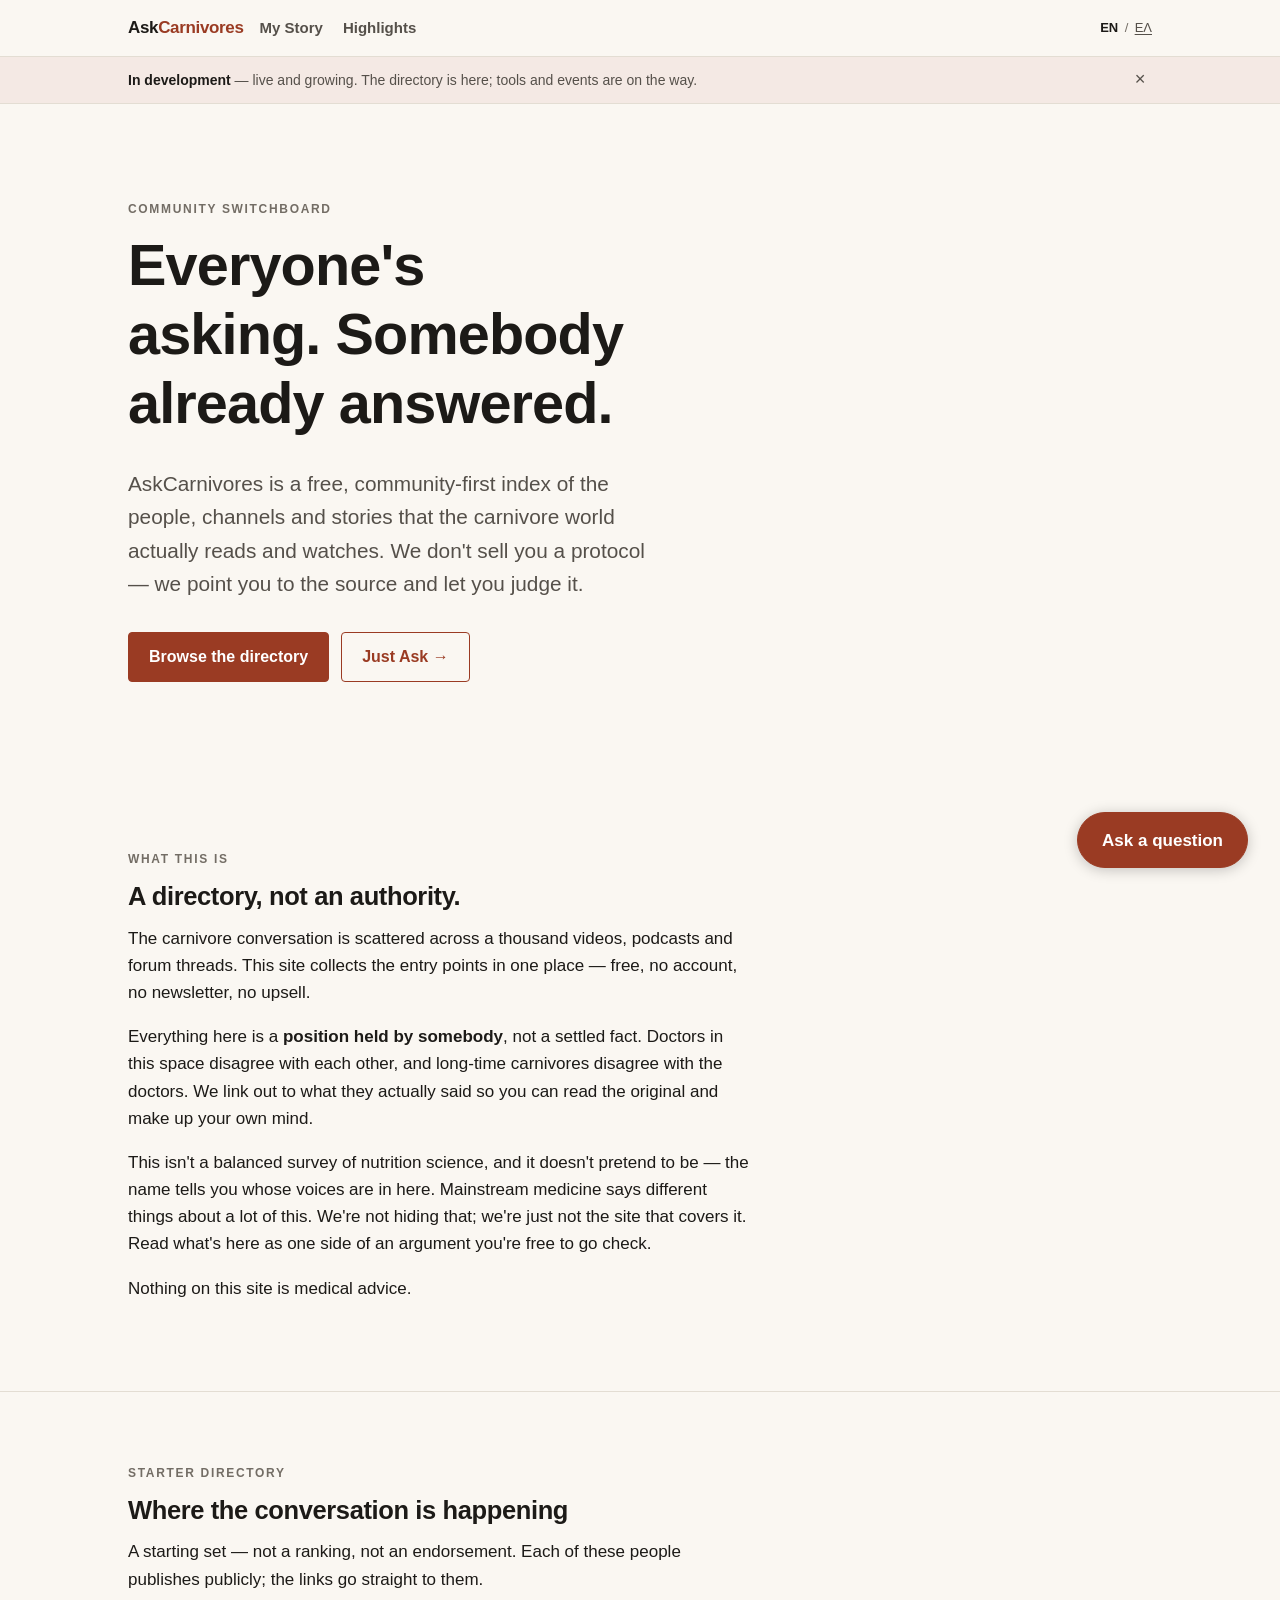
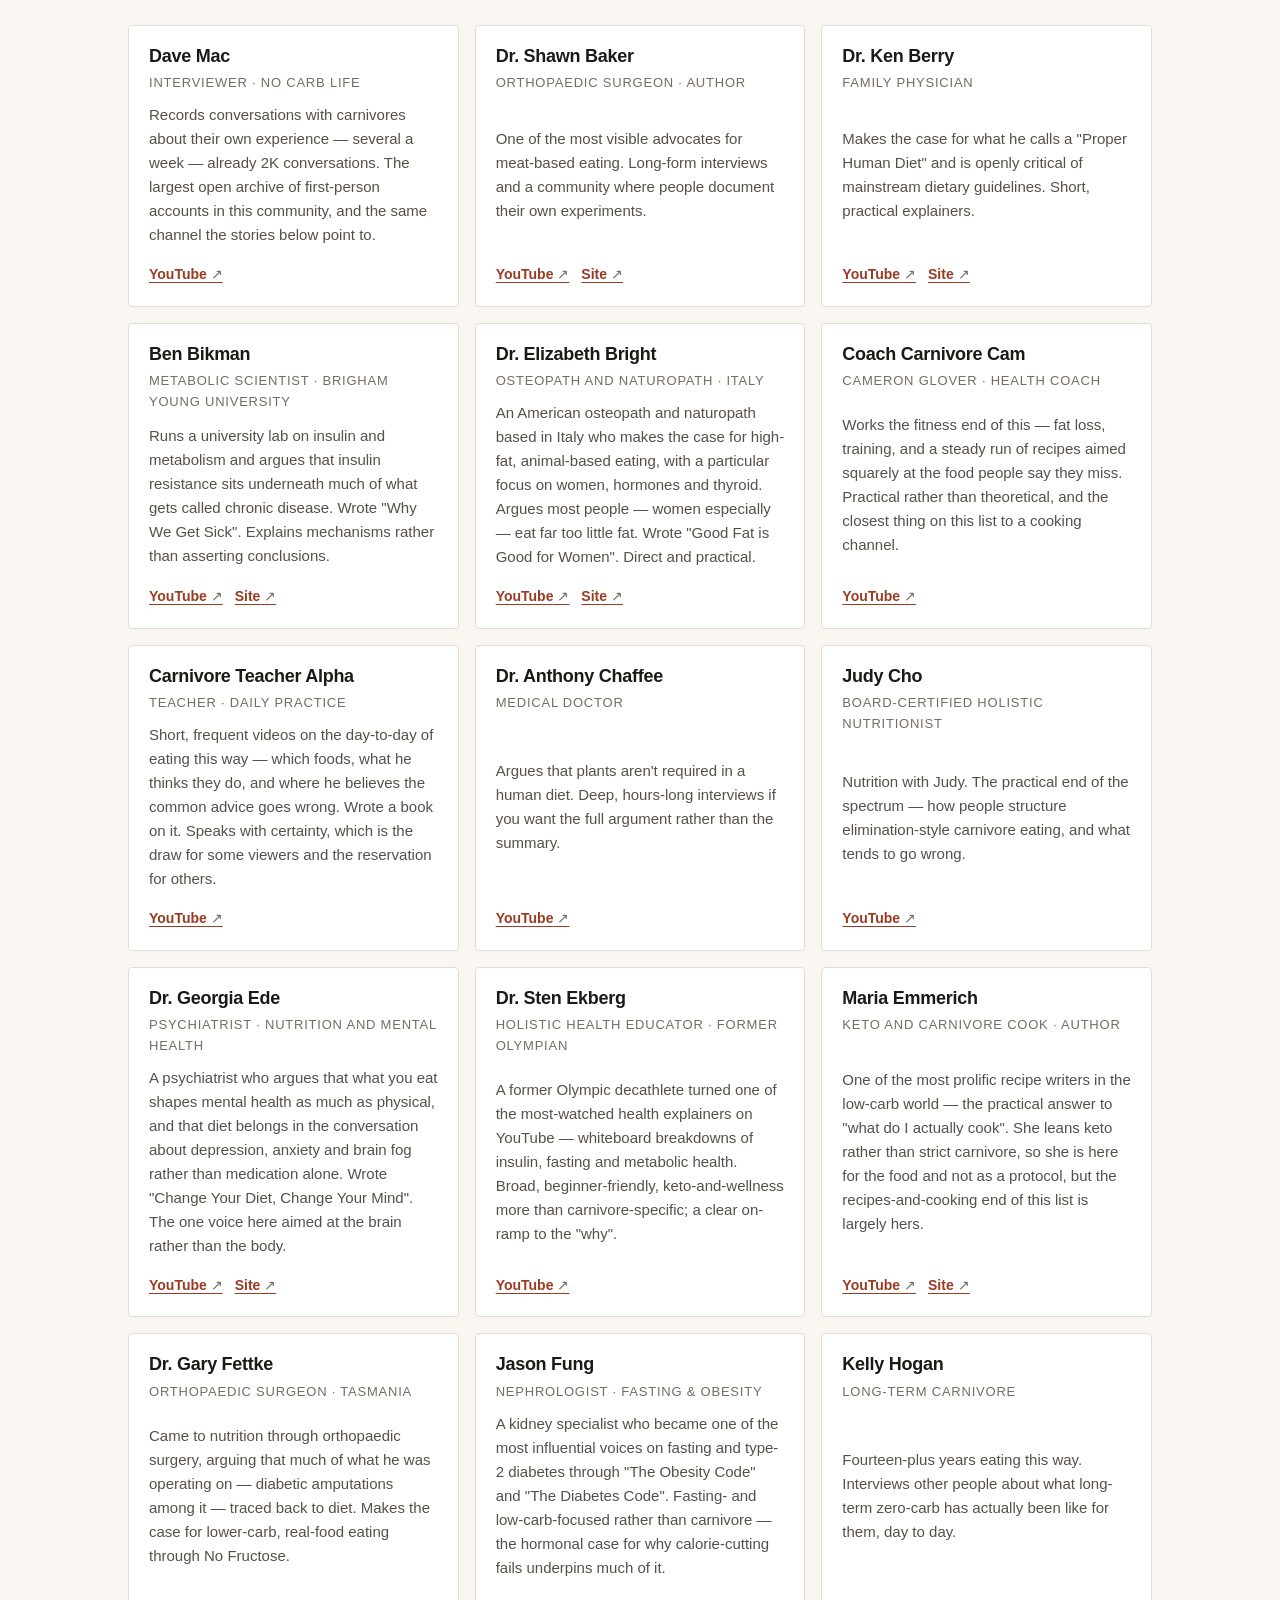
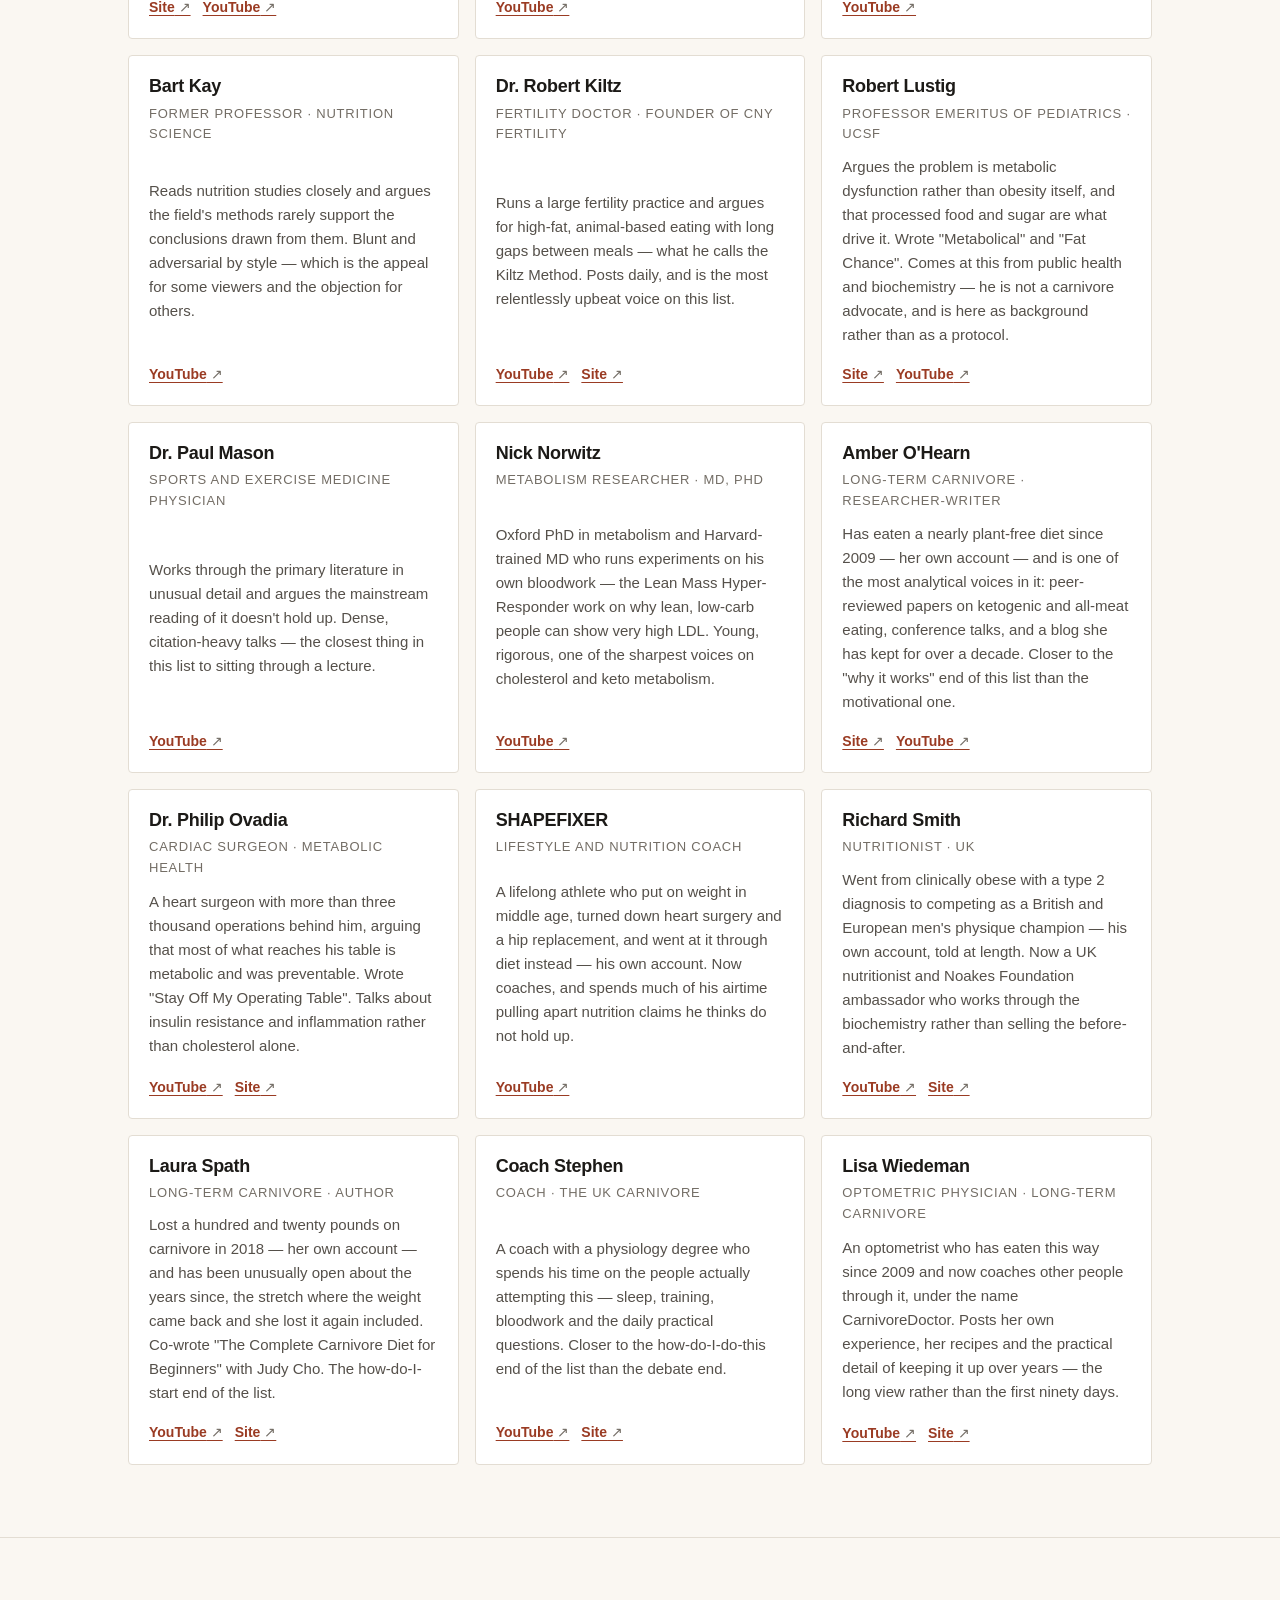
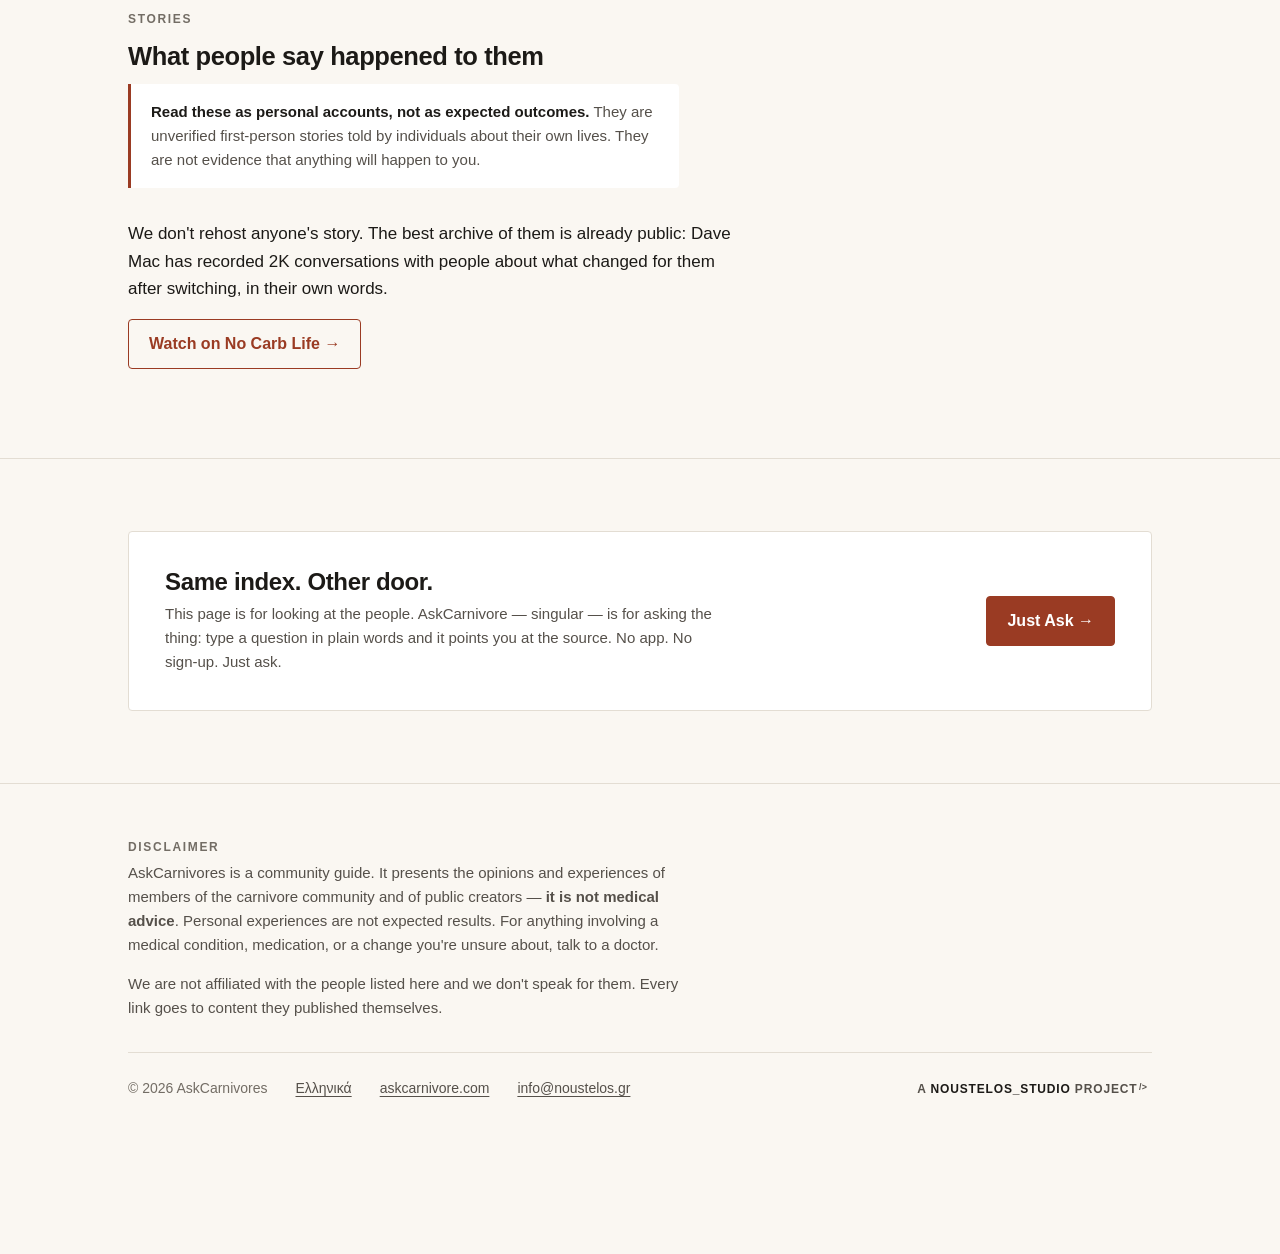
<file: index.html>
<!DOCTYPE html>
<html lang="en">
<head>
<meta charset="utf-8">
<meta name="viewport" content="width=device-width, initial-scale=1">
<title>AskCarnivores — a community switchboard for the carnivore world</title>
<meta name="description" content="A free, community-first directory of carnivore creators, doctors and real experiences. We point you to the sources. Not medical advice.">
<link rel="canonical" href="https://askcarnivores.com/">
<link rel="alternate" hreflang="en" href="https://askcarnivores.com/">
<link rel="alternate" hreflang="el" href="https://askcarnivores.com/gr/">
<link rel="alternate" hreflang="x-default" href="https://askcarnivores.com/">

<meta property="og:type" content="website">
<meta property="og:url" content="https://askcarnivores.com/">
<meta property="og:site_name" content="AskCarnivores">
<meta property="og:title" content="AskCarnivores — a community switchboard for the carnivore world">
<meta property="og:description" content="A free, community-first directory of carnivore creators, doctors and real experiences. We point you to the sources. Not medical advice.">
<meta property="og:image" content="https://askcarnivores.com/assets/og.v1.png">
<meta property="og:image:width" content="1200">
<meta property="og:image:height" content="630">
<meta property="og:locale" content="en_US">
<meta property="og:locale:alternate" content="el_GR">
<meta name="twitter:card" content="summary_large_image">

<!-- Structured data — Organization + WebSite only, and deliberately nothing
     more. An ItemList of the 27 people was considered and decided against: it
     would publish the directory as a machine-readable list of named
     individuals, and "not a ranking, not an endorsement" is a promise we would
     rather keep in the one place it is already written. No aggregate ratings,
     no Person entries, no SearchAction (there is no site search).

     This is a <script> tag on a site with one script, and that is fine: a
     block of type application/ld+json is never executed, so `script-src 'self'`
     in _headers does not apply to it and cannot block it. Do not "fix" this by
     loosening the CSP — nothing here needs loosening.

     The email is NOT in here on purpose. Cloudflare's Email Address
     Obfuscation is on for this zone, and an address inside markup is exactly
     what it rewrites; the footer survives only because of its email_off
     markers (spelled without their angle brackets here — a comment cannot
     contain another comment's terminator), and those cannot wrap the inside
     of a script. Contact stays in the
     footer and in /llms.txt.

     Mirror any change into /gr/index.html, with inLanguage and the WebSite @id
     pointing at that page. The Organization @id is shared — one organisation,
     two language editions of one site. -->
<script type="application/ld+json">
{
  "@context": "https://schema.org",
  "@graph": [
    {
      "@type": "Organization",
      "@id": "https://askcarnivores.com/#organization",
      "name": "AskCarnivores",
      "url": "https://askcarnivores.com/",
      "logo": "https://askcarnivores.com/assets/apple-touch-icon.v2.png",
      "description": "A free, community-first directory of carnivore creators, doctors and real experiences. It points at sources rather than hosting or ranking them, and it is not medical advice."
    },
    {
      "@type": "WebSite",
      "@id": "https://askcarnivores.com/#website",
      "url": "https://askcarnivores.com/",
      "name": "AskCarnivores",
      "inLanguage": "en",
      "publisher": { "@id": "https://askcarnivores.com/#organization" }
    }
  ]
}
</script>

<link rel="icon" href="/assets/favicon.v2.svg" type="image/svg+xml">
<link rel="apple-touch-icon" href="/assets/apple-touch-icon.v2.png">
<meta name="theme-color" content="#faf7f2" media="(prefers-color-scheme: light)">
<meta name="theme-color" content="#161513" media="(prefers-color-scheme: dark)">

<link rel="stylesheet" href="/assets/style.v5.css">
</head>
<body>

<a class="skip-link" href="#main">Skip to content</a>

<header class="site-header">
  <div class="wrap">
    <a class="brand" href="/">Ask<span>Carnivores</span></a>
    <!-- The site menu. One entry for now; FAQ and others are coming, which is
         why it is a <nav> with a list of links rather than a lone anchor. -->
    <nav class="site-nav" aria-label="Sections">
      <a href="/about/">My Story</a>
      <a href="/highlights/">Highlights</a>
    </nav>
    <nav class="lang" aria-label="Language">
      <a href="/" aria-current="true" hreflang="en">EN</a>
      <span aria-hidden="true">/</span>
      <a href="/gr/" hreflang="el">ΕΛ</a>
    </nav>
  </div>
</header>

<!-- Maturity, not liability. The disclaimer in the footer is a different
     promise and stays there — never move it up here, because this strip can be
     dismissed and that one must not be.

     The checkbox is the dismiss, and it stays a checkbox: the only script here
     is the ask panel, and this strip must work without it. It has to
     precede the strip for the sibling selector to reach it. Mirror any change
     into /gr/index.html. -->
<input class="status-dismiss" type="checkbox" id="status-dismiss">
<aside class="status" aria-label="Site status">
  <div class="wrap">
    <p>
      <strong>In development</strong> — live and growing. The directory is here; tools
      and events are on the way.
    </p>
    <label class="status__x" for="status-dismiss" title="Dismiss">×</label>
  </div>
</aside>

<main id="main">

  <!-- ============ HERO ============ -->
  <section class="hero">
    <div class="wrap">
      <p class="eyebrow">Community switchboard</p>
      <h1>Everyone's asking. Somebody already answered.</h1>
      <p class="lede">
        AskCarnivores is a free, community-first index of the people, channels and
        stories that the carnivore world actually reads and watches. We don't sell
        you a protocol — we point you to the source and let you judge it.
      </p>
      <div class="hero-actions">
        <a class="btn btn-primary" href="#directory">Browse the directory</a>
        <a class="btn btn-secondary" href="https://askcarnivore.com" target="_blank" rel="noopener">Just Ask →</a>
      </div>
    </div>
  </section>

  <!-- ============ WHAT IS THIS ============ -->
  <section class="section" id="what">
    <div class="wrap">
      <p class="eyebrow">What this is</p>
      <h2>A directory, not an authority.</h2>
      <p>
        The carnivore conversation is scattered across a thousand videos, podcasts and
        forum threads. This site collects the entry points in one place — free, no
        account, no newsletter, no upsell.
      </p>
      <p>
        Everything here is a <strong>position held by somebody</strong>, not a settled fact.
        Doctors in this space disagree with each other, and long-time carnivores disagree
        with the doctors. We link out to what they actually said so you can read the
        original and make up your own mind.
      </p>
      <p>
        This isn't a balanced survey of nutrition science, and it doesn't pretend to be —
        the name tells you whose voices are in here. Mainstream medicine says different
        things about a lot of this. We're not hiding that; we're just not the site that
        covers it. Read what's here as one side of an argument you're free to go check.
      </p>
      <p>
        Nothing on this site is medical advice.
      </p>
    </div>
  </section>

  <!-- ============ DIRECTORY ============ -->
  <!-- ===================================================================
       DIRECTORY — EDIT HERE
       These 27 are Nick's list, and the list is CLOSED at 27 — a new name
       enters only if he judges it equally significant. Do not add or propose
       names; a change comes from him, not from a sweep. (It was 24 until
       2026-08-17, when he added Sten Ekberg, Jason Fung and Nick Norwitz. The
       bot's curation roster holds all 27 too, so the two match one-for-one.)
       To edit a card, edit the <li class="card"> block below.
       Keep every link: target="_blank" rel="noopener".
       CONTENT RULE: describe what a person ARGUES or EXPERIENCED.
         OK   "shares her own multi-year experience"
         NOT  "cured her eczema" / "reverses diabetes"
       Mirror any change into /gr/index.html.

       ORDER — do not re-sort by hand, and do not tidy it for grid symmetry.
       Dave Mac is pinned first because he is structural: his channel is the
       testimonials backbone and the Stories section's only destination. That
       is not a ranking of anyone else, and the "not a ranking, not an
       endorsement" line above the grid stays exactly as it is.
       Everyone after him is alphabetical BY SURNAME, ignoring a leading
       "Dr." — "Dr. Ken Berry" sorts under B, on "Berry". (This changed on
       2026-08-17; it used to sort on the first name shown.)
       Accounts with no surname use their real surname where one exists, and
       otherwise the handle with "Coach" dropped: Coach Carnivore Cam sorts on
       "Carnivore Cam", Coach Stephen on "Stephen", SHAPEFIXER on "Shapefixer".
       A new card slots into that rule; the order is never re-decided by hand,
       and it is never tidied for grid symmetry — 27 cards leave an uneven last
       row, which is fine.

       YOUTUBE-ONLY ON PURPOSE: Carnivore Teacher Alpha, Coach Carnivore Cam
       and SHAPEFIXER. None of them runs an ordinary site — the only other
       links on their channels are a storefront, a booking page and a book
       listing. Those are commerce, and v1 carries no affiliate or shop links
       (Brief §6). If one of them launches a real site, add it.

       DO NOT LIST: Paul Saladino. Nick's standing decision — he is not to be
       used as a source or a reference anywhere on this site, in the bot index,
       or in any future tool. Removed 2026-08-14. Do not re-add.
       =================================================================== -->
  <section class="section" id="directory">
    <div class="wrap">
      <p class="eyebrow">Starter directory</p>
      <h2>Where the conversation is happening</h2>
      <p>
        A starting set — not a ranking, not an endorsement. Each of these people
        publishes publicly; the links go straight to them.
      </p>

      <ul class="cards">

        <li class="card">
          <h3>Dave Mac</h3>
          <p class="role">Interviewer · No Carb Life</p>
          <p>
            Records conversations with carnivores about their own experience — several a
            week — already 2K conversations. The largest open archive of first-person
            accounts in this community, and the same channel the stories below point to.
          </p>
          <div class="card-links">
            <a href="https://www.youtube.com/@zerocarb" target="_blank" rel="noopener">YouTube</a>
          </div>
        </li>

        <li class="card">
          <h3>Dr. Shawn Baker</h3>
          <p class="role">Orthopaedic surgeon · author</p>
          <p>
            One of the most visible advocates for meat-based eating. Long-form interviews
            and a community where people document their own experiments.
          </p>
          <div class="card-links">
            <a href="https://www.youtube.com/@ShawnBakerMD" target="_blank" rel="noopener">YouTube</a>
            <a href="https://revero.com" target="_blank" rel="noopener">Site</a>
          </div>
        </li>

        <li class="card">
          <h3>Dr. Ken Berry</h3>
          <p class="role">Family physician</p>
          <p>
            Makes the case for what he calls a "Proper Human Diet" and is openly critical
            of mainstream dietary guidelines. Short, practical explainers.
          </p>
          <div class="card-links">
            <a href="https://www.youtube.com/@KenDBerryMD" target="_blank" rel="noopener">YouTube</a>
            <a href="https://drberry.com" target="_blank" rel="noopener">Site</a>
          </div>
        </li>

        <li class="card">
          <h3>Ben Bikman</h3>
          <!-- Role names the field and institution, not an academic rank. Sources
               vary between assistant professor and professor depending on their
               date; field and lab are uncontested. Same caution as the Bart Kay
               card, for the same reason. -->
          <p class="role">Metabolic scientist · Brigham Young University</p>
          <p>
            Runs a university lab on insulin and metabolism and argues that insulin
            resistance sits underneath much of what gets called chronic disease. Wrote
            "Why We Get Sick". Explains mechanisms rather than asserting conclusions.
          </p>
          <div class="card-links">
            <a href="https://www.youtube.com/@benbikman" target="_blank" rel="noopener">YouTube</a>
            <a href="https://benbikman.com/" target="_blank" rel="noopener">Site</a>
          </div>
        </li>

        <li class="card">
          <h3>Dr. Elizabeth Bright</h3>
          <!-- @DrElizabethBright is the live channel. Two decoys: @ElizabethBright
               exists with no videos on it, and the channel ID that interview write-ups
               circulate for her is a 404. Checked 2026-08-15. -->
          <p class="role">Osteopath and naturopath · Italy</p>
          <p>
            An American osteopath and naturopath based in Italy who makes the case for
            high-fat, animal-based eating, with a particular focus on women, hormones and
            thyroid. Argues most people — women especially — eat far too little fat. Wrote
            "Good Fat is Good for Women". Direct and practical.
          </p>
          <div class="card-links">
            <a href="https://www.youtube.com/@DrElizabethBright" target="_blank" rel="noopener">YouTube</a>
            <a href="https://www.elizbright.com/" target="_blank" rel="noopener">Site</a>
          </div>
        </li>

        <li class="card">
          <h3>Coach Carnivore Cam</h3>
          <p class="role">Cameron Glover · health coach</p>
          <p>
            Works the fitness end of this — fat loss, training, and a steady run of
            recipes aimed squarely at the food people say they miss. Practical rather
            than theoretical, and the closest thing on this list to a cooking channel.
          </p>
          <div class="card-links">
            <a href="https://www.youtube.com/@coachcarnivorecam" target="_blank" rel="noopener">YouTube</a>
          </div>
        </li>

        <li class="card">
          <h3>Carnivore Teacher Alpha</h3>
          <p class="role">Teacher · daily practice</p>
          <p>
            Short, frequent videos on the day-to-day of eating this way — which foods,
            what he thinks they do, and where he believes the common advice goes wrong.
            Wrote a book on it. Speaks with certainty, which is the draw for some viewers
            and the reservation for others.
          </p>
          <div class="card-links">
            <a href="https://www.youtube.com/@CarnivoreteacherAlpha" target="_blank" rel="noopener">YouTube</a>
          </div>
        </li>

        <li class="card">
          <h3>Dr. Anthony Chaffee</h3>
          <p class="role">Medical doctor</p>
          <p>
            Argues that plants aren't required in a human diet. Deep, hours-long
            interviews if you want the full argument rather than the summary.
          </p>
          <div class="card-links">
            <a href="https://www.youtube.com/@anthonychaffeemd" target="_blank" rel="noopener">YouTube</a>
          </div>
        </li>

        <li class="card">
          <h3>Judy Cho</h3>
          <p class="role">Board-certified holistic nutritionist</p>
          <p>
            Nutrition with Judy. The practical end of the spectrum — how people structure
            elimination-style carnivore eating, and what tends to go wrong.
          </p>
          <div class="card-links">
            <a href="https://www.youtube.com/@NutritionwithJudy" target="_blank" rel="noopener">YouTube</a>
          </div>
        </li>

        <li class="card">
          <h3>Dr. Georgia Ede</h3>
          <p class="role">Psychiatrist · nutrition and mental health</p>
          <p>
            A psychiatrist who argues that what you eat shapes mental health as much as
            physical, and that diet belongs in the conversation about depression, anxiety
            and brain fog rather than medication alone. Wrote "Change Your Diet, Change
            Your Mind". The one voice here aimed at the brain rather than the body.
          </p>
          <div class="card-links">
            <a href="https://www.youtube.com/@GeorgiaEdeMD" target="_blank" rel="noopener">YouTube</a>
            <a href="https://www.diagnosisdiet.com/" target="_blank" rel="noopener">Site</a>
          </div>
        </li>

        <li class="card">
          <h3>Dr. Sten Ekberg</h3>
          <!-- CREDENTIAL-SAFE ROLE LINE, ON PURPOSE. He is a chiropractor (DC), not a
               physician. "Dr. Ekberg" is his own branding; this card describes what he
               DOES and never implies MD. Do not "upgrade" this line to doctor,
               physician or medical anything. -->
          <p class="role">Holistic health educator · former Olympian</p>
          <p>
            A former Olympic decathlete turned one of the most-watched health explainers
            on YouTube — whiteboard breakdowns of insulin, fasting and metabolic health.
            Broad, beginner-friendly, keto-and-wellness more than carnivore-specific; a
            clear on-ramp to the "why".
          </p>
          <div class="card-links">
            <a href="https://www.youtube.com/@drekberg" target="_blank" rel="noopener">YouTube</a>
          </div>
        </li>

        <li class="card">
          <h3>Maria Emmerich</h3>
          <p class="role">Keto and carnivore cook · author</p>
          <p>
            One of the most prolific recipe writers in the low-carb world — the practical
            answer to "what do I actually cook". She leans keto rather than strict
            carnivore, so she is here for the food and not as a protocol, but the
            recipes-and-cooking end of this list is largely hers.
          </p>
          <div class="card-links">
            <a href="https://www.youtube.com/@MariaEmmerich" target="_blank" rel="noopener">YouTube</a>
            <a href="https://mariamindbodyhealth.com/" target="_blank" rel="noopener">Site</a>
          </div>
        </li>

        <li class="card">
          <h3>Dr. Gary Fettke</h3>
          <!-- Role stays at profession and place. His long run-in with the Australian
               regulator is real, but published accounts differ on what was upheld and
               when, so it is deliberately off the card — same reasoning as Bart Kay's
               rank. Site first: the channel last posted in 2019. -->
          <p class="role">Orthopaedic surgeon · Tasmania</p>
          <p>
            Came to nutrition through orthopaedic surgery, arguing that much of what he
            was operating on — diabetic amputations among it — traced back to diet. Makes
            the case for lower-carb, real-food eating through No Fructose.
          </p>
          <div class="card-links">
            <a href="https://www.nofructose.com/" target="_blank" rel="noopener">Site</a>
            <a href="https://www.youtube.com/@garyfettke3210" target="_blank" rel="noopener">YouTube</a>
          </div>
        </li>

        <li class="card">
          <h3>Jason Fung</h3>
          <p class="role">Nephrologist · fasting &amp; obesity</p>
          <p>
            A kidney specialist who became one of the most influential voices on fasting
            and type-2 diabetes through "The Obesity Code" and "The Diabetes Code".
            Fasting- and low-carb-focused rather than carnivore — the hormonal case for
            why calorie-cutting fails underpins much of it.
          </p>
          <div class="card-links">
            <a href="https://www.youtube.com/@DrJasonFung" target="_blank" rel="noopener">YouTube</a>
          </div>
        </li>

        <li class="card">
          <h3>Kelly Hogan</h3>
          <p class="role">Long-term carnivore</p>
          <p>
            Fourteen-plus years eating this way. Interviews other people about what
            long-term zero-carb has actually been like for them, day to day.
          </p>
          <div class="card-links">
            <a href="https://www.youtube.com/@MyZeroCarbLife" target="_blank" rel="noopener">YouTube</a>
          </div>
        </li>

        <li class="card">
          <h3>Bart Kay</h3>
          <!-- Says "Professor" as of 2026-08-31, on Nick's instruction. It read
               "Former academic" while the sources disagreed — his own channel says
               former professor, third-party bios say former senior lecturer — and
               that hedge was the right call until someone with standing settled it.
               Nick owned that question and has answered it. Don't revert this to the
               hedge on the strength of a third-party bio. See PENDING.md. -->
          <p class="role">Former professor · nutrition science</p>
          <p>
            Reads nutrition studies closely and argues the field's methods rarely support
            the conclusions drawn from them. Blunt and adversarial by style — which is the
            appeal for some viewers and the objection for others.
          </p>
          <div class="card-links">
            <a href="https://www.youtube.com/@bart-kay" target="_blank" rel="noopener">YouTube</a>
          </div>
        </li>

        <li class="card">
          <h3>Dr. Robert Kiltz</h3>
          <!-- Site link goes to kiltzhealth.com, which is where doctorkiltz.com now
               redirects. Link the destination, not the redirect. -->
          <p class="role">Fertility doctor · founder of CNY Fertility</p>
          <p>
            Runs a large fertility practice and argues for high-fat, animal-based eating
            with long gaps between meals — what he calls the Kiltz Method. Posts daily,
            and is the most relentlessly upbeat voice on this list.
          </p>
          <div class="card-links">
            <a href="https://www.youtube.com/@doctorkiltz" target="_blank" rel="noopener">YouTube</a>
            <a href="https://kiltzhealth.com/" target="_blank" rel="noopener">Site</a>
          </div>
        </li>

        <li class="card">
          <h3>Robert Lustig</h3>
          <!-- "Professor emeritus" is his own wording on robertlustig.com — retired
               from UCSF, not active faculty. Same caution as the Bart Kay and Ben
               Bikman cards: use the rank the person's own source states.
               Site is listed first on purpose: his channel last posted in 2022. -->
          <p class="role">Professor emeritus of Pediatrics · UCSF</p>
          <p>
            Argues the problem is metabolic dysfunction rather than obesity itself, and
            that processed food and sugar are what drive it. Wrote "Metabolical" and
            "Fat Chance". Comes at this from public health and biochemistry — he is not
            a carnivore advocate, and is here as background rather than as a protocol.
          </p>
          <div class="card-links">
            <a href="https://robertlustig.com/" target="_blank" rel="noopener">Site</a>
            <a href="https://www.youtube.com/@RobertLustigMD" target="_blank" rel="noopener">YouTube</a>
          </div>
        </li>

        <li class="card">
          <h3>Dr. Paul Mason</h3>
          <p class="role">Sports and exercise medicine physician</p>
          <p>
            Works through the primary literature in unusual detail and argues the
            mainstream reading of it doesn't hold up. Dense, citation-heavy talks — the
            closest thing in this list to sitting through a lecture.
          </p>
          <div class="card-links">
            <a href="https://www.youtube.com/@DrPaulMason" target="_blank" rel="noopener">YouTube</a>
          </div>
        </li>

        <li class="card">
          <h3>Nick Norwitz</h3>
          <p class="role">Metabolism researcher · MD, PhD</p>
          <p>
            Oxford PhD in metabolism and Harvard-trained MD who runs experiments on his
            own bloodwork — the Lean Mass Hyper-Responder work on why lean, low-carb
            people can show very high LDL. Young, rigorous, one of the sharpest voices on
            cholesterol and keto metabolism.
          </p>
          <div class="card-links">
            <a href="https://www.youtube.com/@nicknorwitzMDPhD" target="_blank" rel="noopener">YouTube</a>
          </div>
        </li>

        <li class="card">
          <h3>Amber O'Hearn</h3>
          <!-- Site first: the channel has not posted since April 2025, same reason
               Lustig and Fettke lead with their sites. Her blog moved — ketotic.org
               is the old one and its apex now fails TLS, and empiri.ca redirects to
               mostly-fat.com. Link the destination. Checked 2026-08-15. -->
          <p class="role">Long-term carnivore · researcher-writer</p>
          <p>
            Has eaten a nearly plant-free diet since 2009 — her own account — and is one
            of the most analytical voices in it: peer-reviewed papers on ketogenic and
            all-meat eating, conference talks, and a blog she has kept for over a decade.
            Closer to the "why it works" end of this list than the motivational one.
          </p>
          <div class="card-links">
            <a href="https://www.mostly-fat.com/" target="_blank" rel="noopener">Site</a>
            <a href="https://www.youtube.com/@AmberOHearn" target="_blank" rel="noopener">YouTube</a>
          </div>
        </li>

        <li class="card">
          <h3>Dr. Philip Ovadia</h3>
          <!-- Site is ifixhearts.com, his telehealth practice and the name the channel
               carries. ovadiahearthealth.com also resolves but is a quiz landing page,
               so it is not the one to link. -->
          <p class="role">Cardiac surgeon · metabolic health</p>
          <p>
            A heart surgeon with more than three thousand operations behind him, arguing
            that most of what reaches his table is metabolic and was preventable. Wrote
            "Stay Off My Operating Table". Talks about insulin resistance and
            inflammation rather than cholesterol alone.
          </p>
          <div class="card-links">
            <a href="https://www.youtube.com/@IFixHearts" target="_blank" rel="noopener">YouTube</a>
            <a href="https://ifixhearts.com/" target="_blank" rel="noopener">Site</a>
          </div>
        </li>

        <li class="card">
          <h3>SHAPEFIXER</h3>
          <p class="role">Lifestyle and nutrition coach</p>
          <p>
            A lifelong athlete who put on weight in middle age, turned down heart surgery
            and a hip replacement, and went at it through diet instead — his own account.
            Now coaches, and spends much of his airtime pulling apart nutrition claims he
            thinks do not hold up.
          </p>
          <div class="card-links">
            <a href="https://www.youtube.com/@shapefixer" target="_blank" rel="noopener">YouTube</a>
          </div>
        </li>

        <li class="card">
          <h3>Richard Smith</h3>
          <!-- Handle is @Richard-A-Smith. @Richard-Smith-Nutrition looks right, is what
               search results suggest, and does not exist. Checked 2026-08-15. -->
          <p class="role">Nutritionist · UK</p>
          <p>
            Went from clinically obese with a type 2 diagnosis to competing as a British
            and European men's physique champion — his own account, told at length. Now a
            UK nutritionist and Noakes Foundation ambassador who works through the
            biochemistry rather than selling the before-and-after.
          </p>
          <div class="card-links">
            <a href="https://www.youtube.com/@Richard-A-Smith" target="_blank" rel="noopener">YouTube</a>
            <a href="https://www.richardsmithnutrition.com/" target="_blank" rel="noopener">Site</a>
          </div>
        </li>

        <li class="card">
          <h3>Laura Spath</h3>
          <p class="role">Long-term carnivore · author</p>
          <p>
            Lost a hundred and twenty pounds on carnivore in 2018 — her own account — and
            has been unusually open about the years since, the stretch where the weight
            came back and she lost it again included. Co-wrote "The Complete Carnivore
            Diet for Beginners" with Judy Cho. The how-do-I-start end of the list.
          </p>
          <div class="card-links">
            <a href="https://www.youtube.com/@LauraSpath" target="_blank" rel="noopener">YouTube</a>
            <a href="https://www.lauraspath.com/" target="_blank" rel="noopener">Site</a>
          </div>
        </li>

        <li class="card">
          <h3>Coach Stephen</h3>
          <!-- Stephen with a "ph" — @CoachStephen. Card title matches the channel name;
               his site runs under The UK Carnivore. -->
          <p class="role">Coach · The UK Carnivore</p>
          <p>
            A coach with a physiology degree who spends his time on the people actually
            attempting this — sleep, training, bloodwork and the daily practical
            questions. Closer to the how-do-I-do-this end of the list than the debate end.
          </p>
          <div class="card-links">
            <a href="https://www.youtube.com/@CoachStephen" target="_blank" rel="noopener">YouTube</a>
            <a href="https://www.theukcarnivore.com/" target="_blank" rel="noopener">Site</a>
          </div>
        </li>

        <li class="card">
          <h3>Lisa Wiedeman</h3>
          <!-- She goes by CarnivoreDoctor, and that is the handle: @carnivoredoctor.
               "Carnivore70Something" is not hers — no such channel, and
               carnivore70something.com does not resolve at all. Her own channel says
               "16 year Carnivore Veteran since 2009", so the card says 2009 rather
               than "decades". Checked 2026-08-15. -->
          <p class="role">Optometric physician · long-term carnivore</p>
          <p>
            An optometrist who has eaten this way since 2009 and now coaches other people
            through it, under the name CarnivoreDoctor. Posts her own experience, her
            recipes and the practical detail of keeping it up over years — the long view
            rather than the first ninety days.
          </p>
          <div class="card-links">
            <a href="https://www.youtube.com/@carnivoredoctor" target="_blank" rel="noopener">YouTube</a>
            <a href="https://www.carnivore-doctor.com/" target="_blank" rel="noopener">Site</a>
          </div>
        </li>

      </ul>
    </div>
  </section>
  <!-- ===================== END DIRECTORY ===================== -->

  <!-- ============ TESTIMONIALS ============ -->
  <section class="section" id="stories">
    <div class="wrap">
      <p class="eyebrow">Stories</p>
      <h2>What people say happened to them</h2>

      <div class="notice">
        <p>
          <strong>Read these as personal accounts, not as expected outcomes.</strong>
          They are unverified first-person stories told by individuals about their own
          lives. They are not evidence that anything will happen to you.
        </p>
      </div>

      <p>
        We don't rehost anyone's story. The best archive of them is already public:
        Dave Mac has recorded 2K conversations with people about
        what changed for them after switching, in their own words.
      </p>
      <p>
        <a class="btn btn-secondary" href="https://www.youtube.com/@zerocarb" target="_blank" rel="noopener">Watch on No Carb Life →</a>
      </p>
    </div>
  </section>

  <!-- ============ ASK THE BOT ============ -->
  <section class="section" id="ask">
    <div class="wrap">
      <div class="banner">
        <div class="banner-text">
          <h2>Same index. Other door.</h2>
          <p>
            This page is for looking at the people. AskCarnivore — singular — is for
            asking the thing: type a question in plain words and it points you at the
            source. No app. No sign-up. Just ask.
          </p>
        </div>
        <!-- data-ask: the panel's second entry point. Same link as before, so
             with no JavaScript it still opens the bot's own page. -->
        <a class="btn btn-primary" href="https://askcarnivore.com" target="_blank" rel="noopener" data-ask>Just Ask →</a>
      </div>
    </div>
  </section>

</main>

<!-- ============ FOOTER ============ -->
<footer class="site-footer">
  <div class="wrap">
    <h2>Disclaimer</h2>
    <div class="footer-disclaimer">
      <p>
        AskCarnivores is a community guide. It presents the opinions and experiences of
        members of the carnivore community and of public creators — <strong>it is not
        medical advice</strong>. Personal experiences are not expected results. For
        anything involving a medical condition, medication, or a change you're unsure
        about, talk to a doctor.
      </p>
      <p>
        We are not affiliated with the people listed here and we don't speak for them.
        Every link goes to content they published themselves.
      </p>
    </div>

    <div class="footer-meta">
      <span>© 2026 AskCarnivores</span>
      <a href="/gr/" hreflang="el">Ελληνικά</a>
      <a href="https://askcarnivore.com" target="_blank" rel="noopener">askcarnivore.com</a>
      <!-- The address is shown in full, not hidden behind "Contact": a visible
           address can be copied by anyone whose browser has no mail handler.
           No target/rel — mailto: hands off to a mail client, it is not an
           external page, so rule 1 does not apply. Mirror any change into
           /gr/index.html and 404.html. -->
      <!--email_off--><a href="mailto:info@noustelos.gr">info@noustelos.gr</a><!--/email_off-->

      <!-- The "/>" is the studio's mark, not punctuation — decorative here,
           so it stays out of the accessible name ("A NOUSTELOS_STUDIO PROJECT").
           rel is "noopener" only, deliberately: noreferrer would hide that the
           traffic came from here, and attribution is the point of the credit. -->
      <a class="by" href="https://noustelos.gr/" target="_blank" rel="noopener">A <span class="by__name">NOUSTELOS_STUDIO</span> PROJECT<span class="by__mark" aria-hidden="true">/&gt;</span></a>
    </div>
  </div>
</footer>

<!-- ============ ASK PANEL (Concept Base v3.1 §16) ============
     The bot, embedded — so nobody has to leave the page to ask. Three layers,
     and the boundary between them is the point: this repo owns the launcher,
     the panel and the styling; the iframe points at the bot's public /embed
     URL; the bot itself is untouched, on its own origin, in its own repo.

     Progressive enhancement: with no JavaScript the launcher below is an
     ordinary link to askcarnivore.com — exactly what this site shipped before
     — and /assets/ask.v1.js upgrades it into a panel. Nothing here ever
     fetches the bot's worker. A frame IS a public hyperlink, in a window.

     Mirror any change into /gr/index.html. -->
<a class="ask-launcher" href="https://askcarnivore.com" target="_blank" rel="noopener" data-ask>Ask a question</a>

<button class="ask-backdrop" id="ask-backdrop" type="button" tabindex="-1" aria-hidden="true"></button>

<div class="ask-panel" id="ask-panel" role="dialog" aria-modal="true" aria-label="Ask AskCarnivore" aria-hidden="true">
  <div class="ask-panel__head">
    <p class="ask-panel__title">Ask a question</p>
    <button class="ask-panel__x" id="ask-close" type="button" aria-label="Close">&times;</button>
  </div>
  <!-- NO sandbox attribute, and that is deliberate. `sandbox` without
       `allow-same-origin` gives the framed page an opaque origin, so its own
       fetch to /api/ask arrives carrying `Origin: null`, the bot's origin
       check rejects it, and this panel renders a perfect chat that answers
       403 to every question. The isolation here comes from the origin
       boundary and from `frame-src` naming exactly one host in `_headers` —
       not from this attribute. Don't add it back. -->
  <iframe class="ask-panel__frame" id="ask-frame" title="Ask Carnivore Ai"></iframe>
</div>

<script src="/assets/ask.v1.js" defer></script>

</body>
</html>
</file>
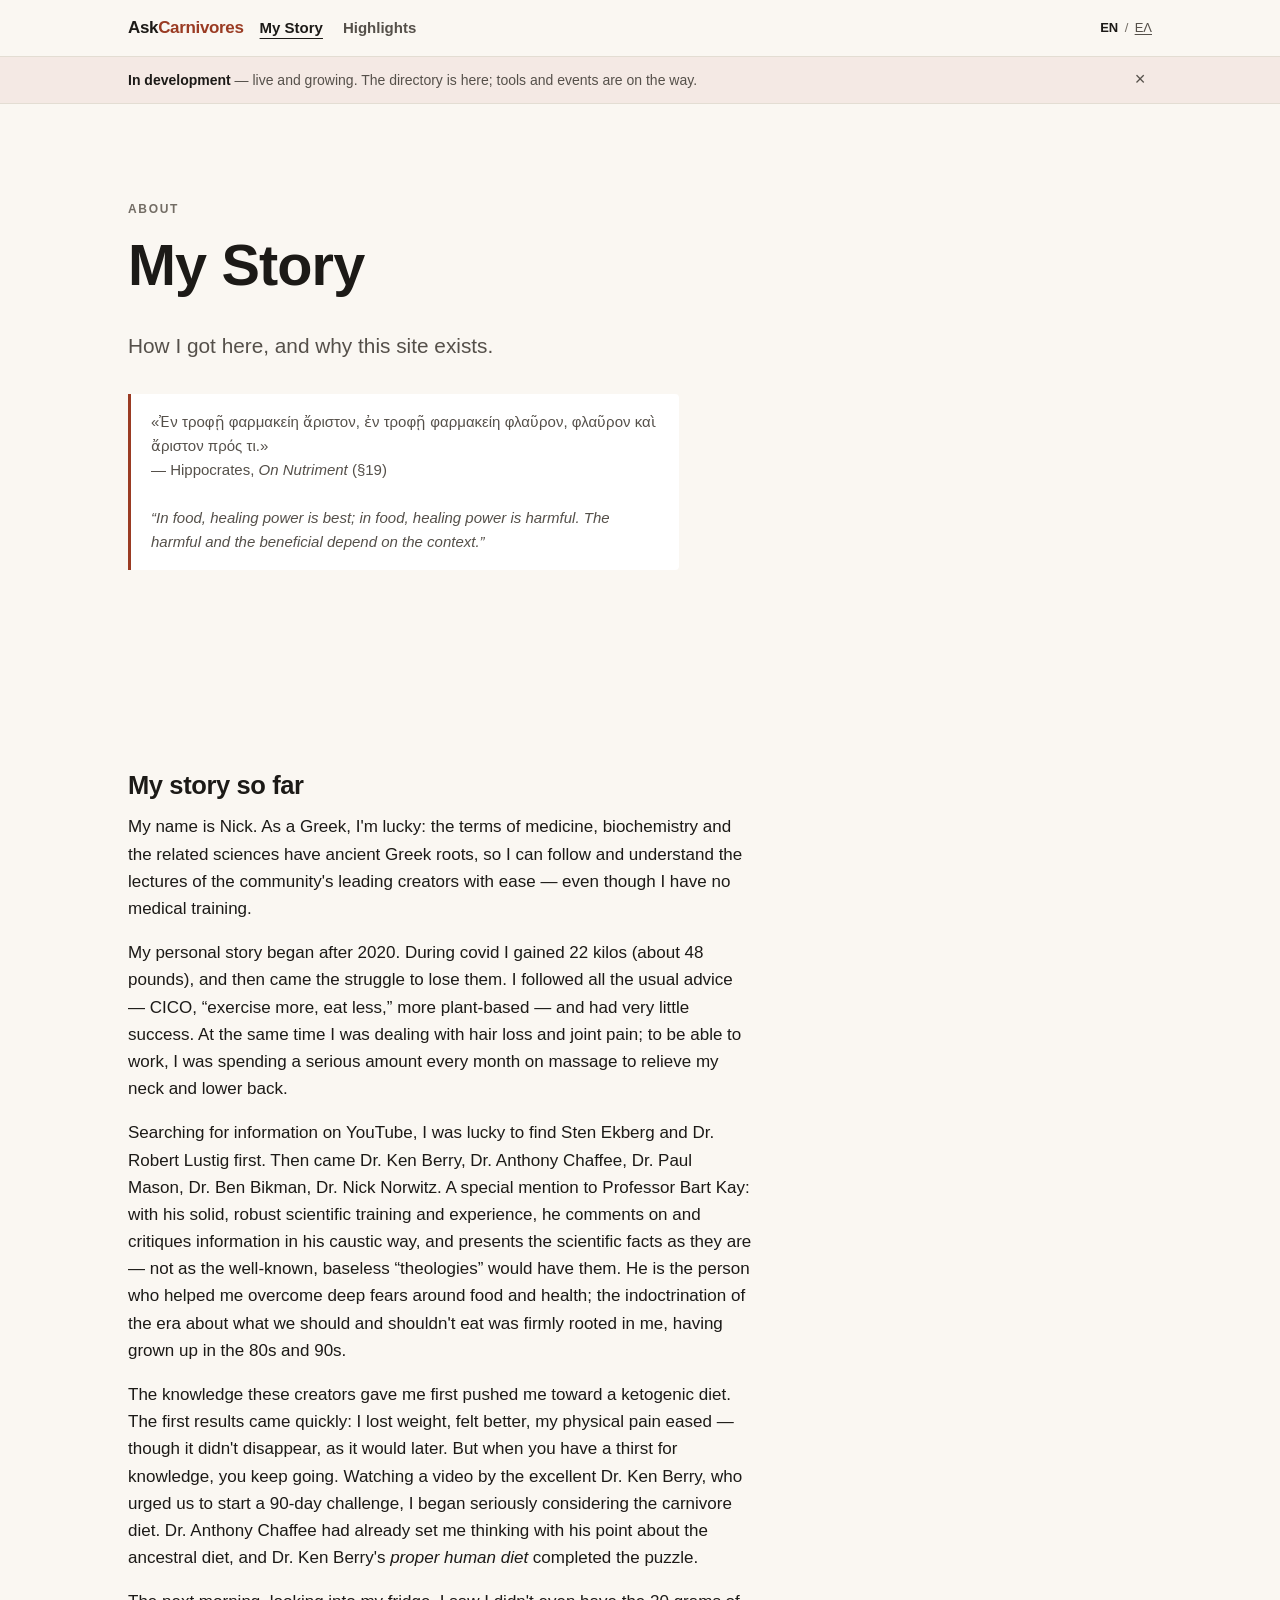
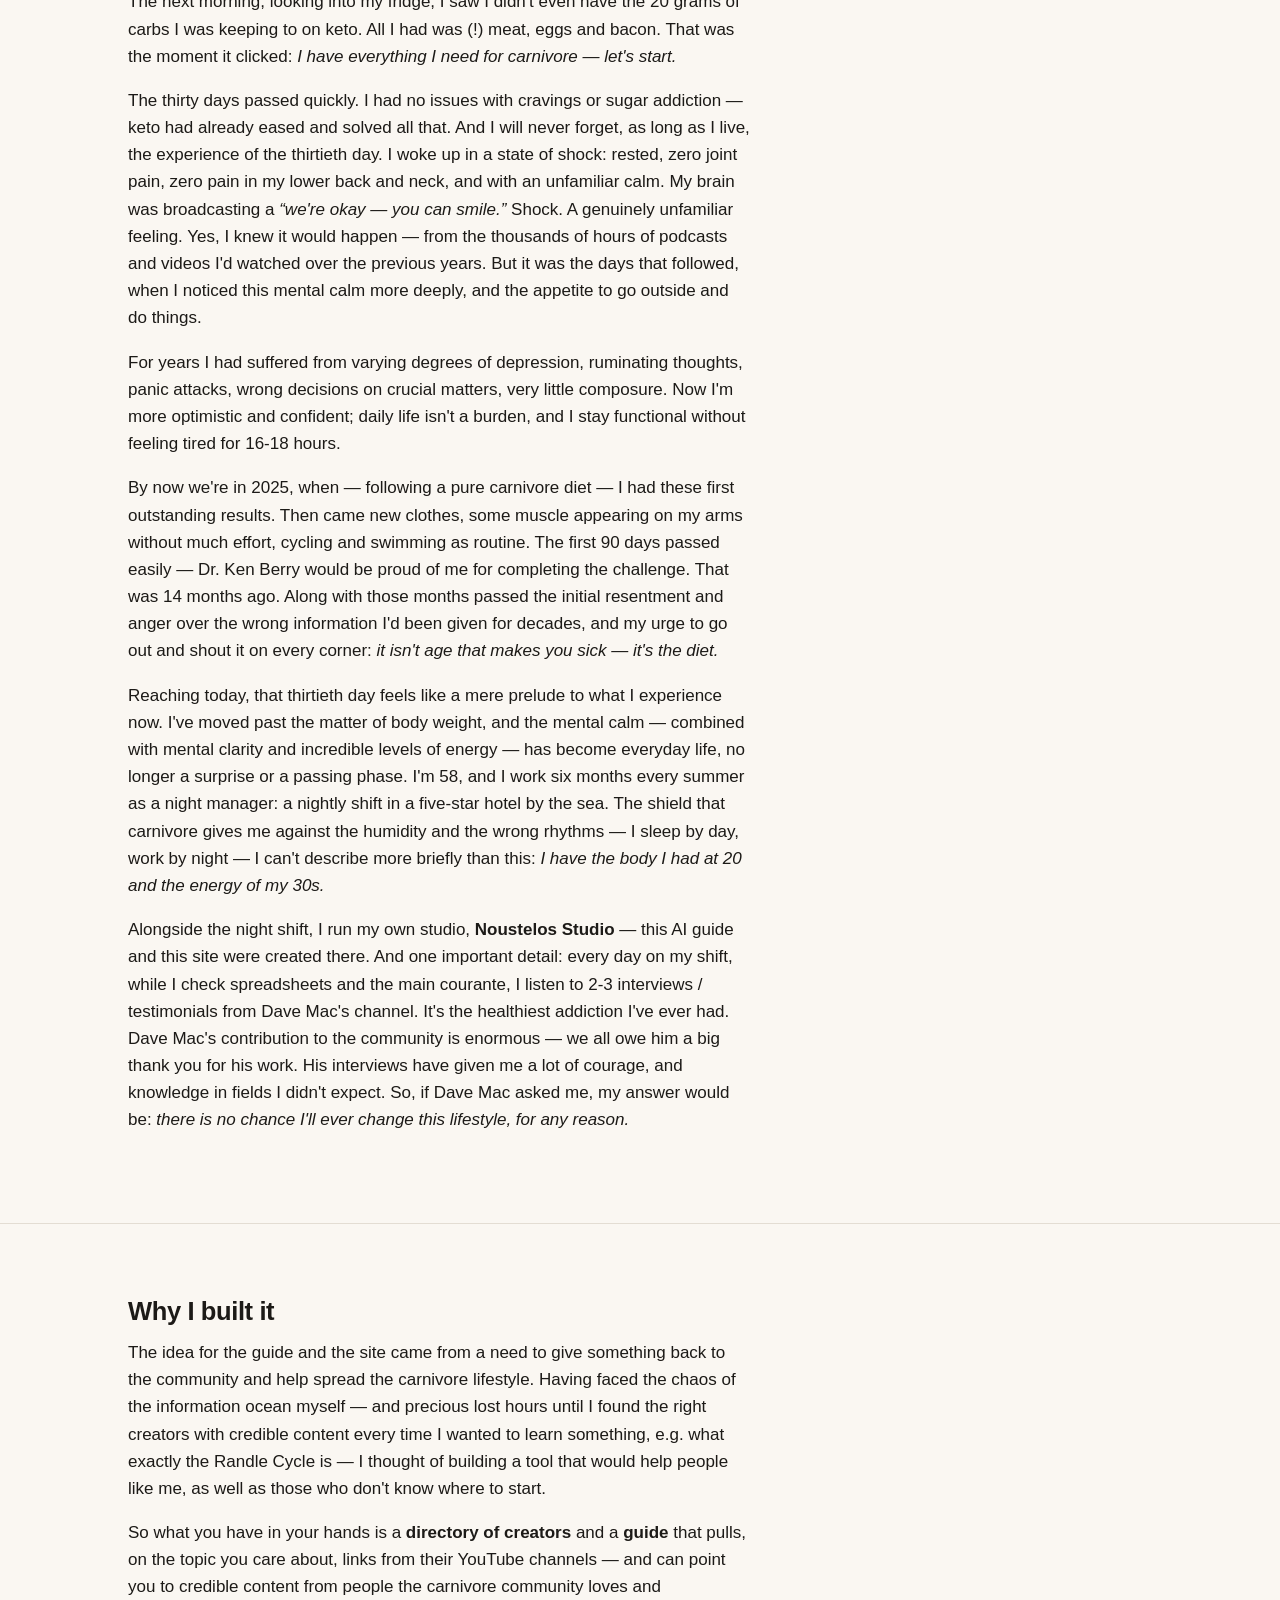
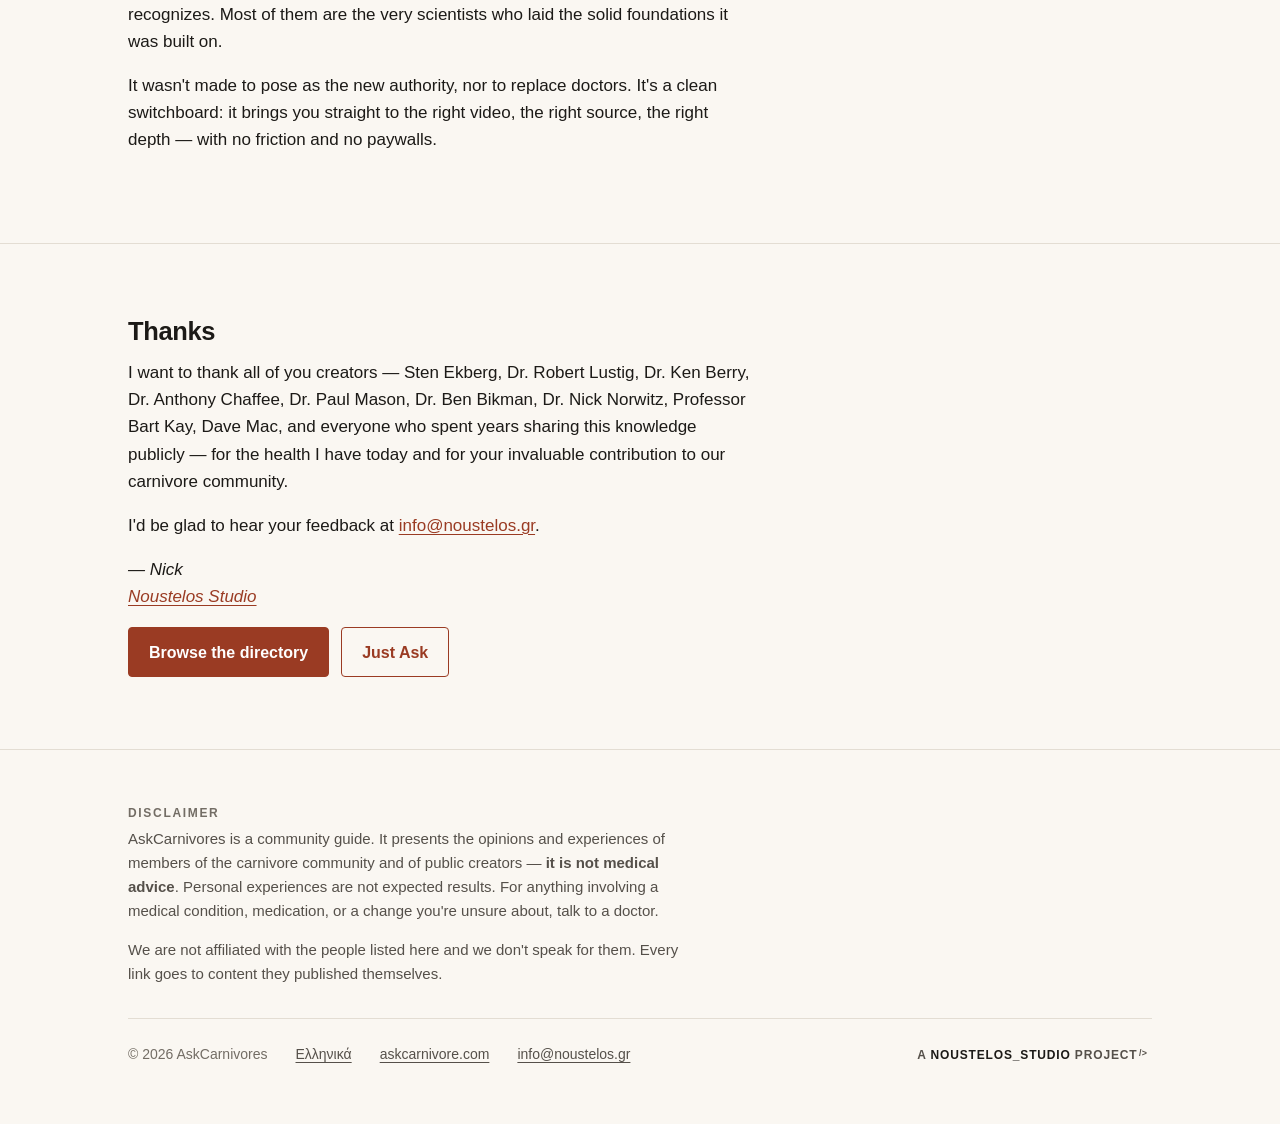
<file: about/index.html>
<!DOCTYPE html>
<html lang="en">
<head>
<meta charset="utf-8">
<meta name="viewport" content="width=device-width, initial-scale=1">
<title>My Story — AskCarnivores</title>
<meta name="description" content="Why AskCarnivores exists, and the personal story behind it — from covid weight gain to a carnivore diet, and the creators who made the difference.">
<link rel="canonical" href="https://askcarnivores.com/about/">
<link rel="alternate" hreflang="en" href="https://askcarnivores.com/about/">
<link rel="alternate" hreflang="el" href="https://askcarnivores.com/gr/about/">
<link rel="alternate" hreflang="x-default" href="https://askcarnivores.com/about/">

<meta property="og:type" content="article">
<meta property="og:url" content="https://askcarnivores.com/about/">
<meta property="og:site_name" content="AskCarnivores">
<meta property="og:title" content="My Story — AskCarnivores">
<meta property="og:description" content="Why AskCarnivores exists, and the personal story behind it.">
<meta property="og:image" content="https://askcarnivores.com/assets/og.v1.png">
<meta property="og:image:width" content="1200">
<meta property="og:image:height" content="630">
<meta property="og:locale" content="en_US">
<meta property="og:locale:alternate" content="el_GR">
<meta name="twitter:card" content="summary_large_image">

<link rel="icon" href="/assets/favicon.v2.svg" type="image/svg+xml">
<link rel="apple-touch-icon" href="/assets/apple-touch-icon.v2.png">
<meta name="theme-color" content="#faf7f2" media="(prefers-color-scheme: light)">
<meta name="theme-color" content="#161513" media="(prefers-color-scheme: dark)">

<!-- The body of this page is built from classes that already existed —
     .hero, .section, .notice, .eyebrow, .btn — so the prose needed no CSS of
     its own. The header menu did, which is why the stylesheet went v2 -> v3
     and every page's <link> moved with it: assets here are cached immutable,
     so changing one means renaming it. Note there is no escape hatch — the
     CSP is style-src 'self' with no 'unsafe-inline', so a <style> block on
     the page would be blocked outright. -->
<link rel="stylesheet" href="/assets/style.v5.css">
</head>
<body>

<a class="skip-link" href="#main">Skip to content</a>

<header class="site-header">
  <div class="wrap">
    <a class="brand" href="/">Ask<span>Carnivores</span></a>
    <!-- The site menu. One entry for now; FAQ and others are coming, which is
         why it is a <nav> with a list of links rather than a lone anchor. -->
    <nav class="site-nav" aria-label="Sections">
      <a href="/about/" aria-current="page">My Story</a>
      <a href="/highlights/">Highlights</a>
    </nav>
    <!-- The language pair points at the two halves of THIS page, not at the two
         index pages: someone switching language while reading the story wants
         the story in the other language, not to be sent back to the directory. -->
    <nav class="lang" aria-label="Language">
      <a href="/about/" aria-current="true" hreflang="en">EN</a>
      <span aria-hidden="true">/</span>
      <a href="/gr/about/" hreflang="el">ΕΛ</a>
    </nav>
  </div>
</header>

<!-- Maturity, not liability. The disclaimer in the footer is a different
     promise and stays there — never move it up here, because this strip can be
     dismissed and that one must not be.

     The checkbox is the dismiss, and it stays a checkbox: the only script here
     is the ask panel, and this strip must work without it. It has to
     precede the strip for the sibling selector to reach it. Mirror any change
     into /index.html, /gr/index.html and /gr/about/index.html. -->
<input class="status-dismiss" type="checkbox" id="status-dismiss">
<aside class="status" aria-label="Site status">
  <div class="wrap">
    <p>
      <strong>In development</strong> — live and growing. The directory is here; tools
      and events are on the way.
    </p>
    <label class="status__x" for="status-dismiss" title="Dismiss">×</label>
  </div>
</aside>

<main id="main">

  <!-- ============ HERO ============ -->
  <section class="hero">
    <div class="wrap">
      <p class="eyebrow">About</p>
      <h1>My Story</h1>
      <p class="lede">
        How I got here, and why this site exists.
      </p>

      <!-- The epigraph. The ancient Greek is the source and stays on both
           language versions — the saying is the same saying; only the
           rendering underneath it changes. Line breaks rather than separate
           paragraphs because .notice sets p margins to zero. -->
      <div class="notice">
        <p lang="grc">«Ἐν τροφῇ φαρμακείη ἄριστον, ἐν τροφῇ φαρμακείη φλαῦρον, φλαῦρον καὶ ἄριστον πρός τι.»<br>
        — Hippocrates, <em>On Nutriment</em> (§19)<br><br>
        <em>“In food, healing power is best; in food, healing power is harmful. The harmful and the beneficial depend on the context.”</em></p>
      </div>
    </div>
  </section>

  <!-- ============ STORY ============ -->
  <section class="section" id="story">
    <div class="wrap">
      <h2>My story so far</h2>

      <p>My name is Nick. As a Greek, I'm lucky: the terms of medicine, biochemistry and the related sciences have ancient Greek roots, so I can follow and understand the lectures of the community's leading creators with ease — even though I have no medical training.</p>

      <p>My personal story began after 2020. During covid I gained 22 kilos (about 48 pounds), and then came the struggle to lose them. I followed all the usual advice — CICO, “exercise more, eat less,” more plant-based — and had very little success. At the same time I was dealing with hair loss and joint pain; to be able to work, I was spending a serious amount every month on massage to relieve my neck and lower back.</p>

      <p>Searching for information on YouTube, I was lucky to find Sten Ekberg and Dr. Robert Lustig first. Then came Dr. Ken Berry, Dr. Anthony Chaffee, Dr. Paul Mason, Dr. Ben Bikman, Dr. Nick Norwitz. A special mention to Professor Bart Kay: with his solid, robust scientific training and experience, he comments on and critiques information in his caustic way, and presents the scientific facts as they are — not as the well-known, baseless “theologies” would have them. He is the person who helped me overcome deep fears around food and health; the indoctrination of the era about what we should and shouldn't eat was firmly rooted in me, having grown up in the 80s and 90s.</p>

      <p>The knowledge these creators gave me first pushed me toward a ketogenic diet. The first results came quickly: I lost weight, felt better, my physical pain eased — though it didn't disappear, as it would later. But when you have a thirst for knowledge, you keep going. Watching a video by the excellent Dr. Ken Berry, who urged us to start a 90-day challenge, I began seriously considering the carnivore diet. Dr. Anthony Chaffee had already set me thinking with his point about the ancestral diet, and Dr. Ken Berry's <em>proper human diet</em> completed the puzzle.</p>

      <p>The next morning, looking into my fridge, I saw I didn't even have the 20 grams of carbs I was keeping to on keto. All I had was (!) meat, eggs and bacon. That was the moment it clicked: <em>I have everything I need for carnivore — let's start.</em></p>

      <p>The thirty days passed quickly. I had no issues with cravings or sugar addiction — keto had already eased and solved all that. And I will never forget, as long as I live, the experience of the thirtieth day. I woke up in a state of shock: rested, zero joint pain, zero pain in my lower back and neck, and with an unfamiliar calm. My brain was broadcasting a <em>“we're okay — you can smile.”</em> Shock. A genuinely unfamiliar feeling. Yes, I knew it would happen — from the thousands of hours of podcasts and videos I'd watched over the previous years. But it was the days that followed, when I noticed this mental calm more deeply, and the appetite to go outside and do things.</p>

      <p>For years I had suffered from varying degrees of depression, ruminating thoughts, panic attacks, wrong decisions on crucial matters, very little composure. Now I'm more optimistic and confident; daily life isn't a burden, and I stay functional without feeling tired for 16-18 hours.</p>

      <p>By now we're in 2025, when — following a pure carnivore diet — I had these first outstanding results. Then came new clothes, some muscle appearing on my arms without much effort, cycling and swimming as routine. The first 90 days passed easily — Dr. Ken Berry would be proud of me for completing the challenge. That was 14 months ago. Along with those months passed the initial resentment and anger over the wrong information I'd been given for decades, and my urge to go out and shout it on every corner: <em>it isn't age that makes you sick — it's the diet.</em></p>

      <p>Reaching today, that thirtieth day feels like a mere prelude to what I experience now. I've moved past the matter of body weight, and the mental calm — combined with mental clarity and incredible levels of energy — has become everyday life, no longer a surprise or a passing phase. I'm 58, and I work six months every summer as a night manager: a nightly shift in a five-star hotel by the sea. The shield that carnivore gives me against the humidity and the wrong rhythms — I sleep by day, work by night — I can't describe more briefly than this: <em>I have the body I had at 20 and the energy of my 30s.</em></p>

      <p>Alongside the night shift, I run my own studio, <strong>Noustelos Studio</strong> — this AI guide and this site were created there. And one important detail: every day on my shift, while I check spreadsheets and the main courante, I listen to 2-3 interviews / testimonials from Dave Mac's channel. It's the healthiest addiction I've ever had. Dave Mac's contribution to the community is enormous — we all owe him a big thank you for his work. His interviews have given me a lot of courage, and knowledge in fields I didn't expect. So, if Dave Mac asked me, my answer would be: <em>there is no chance I'll ever change this lifestyle, for any reason.</em></p>
    </div>
  </section>

  <!-- ============ WHY ============ -->
  <section class="section" id="why">
    <div class="wrap">
      <h2>Why I built it</h2>

      <p>The idea for the guide and the site came from a need to give something back to the community and help spread the carnivore lifestyle. Having faced the chaos of the information ocean myself — and precious lost hours until I found the right creators with credible content every time I wanted to learn something, e.g. what exactly the Randle Cycle is — I thought of building a tool that would help people like me, as well as those who don't know where to start.</p>

      <p>So what you have in your hands is a <strong>directory of creators</strong> and a <strong>guide</strong> that pulls, on the topic you care about, links from their YouTube channels — and can point you to credible content from people the carnivore community loves and recognizes. Most of them are the very scientists who laid the solid foundations it was built on.</p>

      <p>It wasn't made to pose as the new authority, nor to replace doctors. It's a clean switchboard: it brings you straight to the right video, the right source, the right depth — with no friction and no paywalls.</p>
    </div>
  </section>

  <!-- ============ THANKS ============ -->
  <section class="section" id="thanks">
    <div class="wrap">
      <h2>Thanks</h2>

      <p>I want to thank all of you creators — Sten Ekberg, Dr. Robert Lustig, Dr. Ken Berry, Dr. Anthony Chaffee, Dr. Paul Mason, Dr. Ben Bikman, Dr. Nick Norwitz, Professor Bart Kay, Dave Mac, and everyone who spent years sharing this knowledge publicly — for the health I have today and for your invaluable contribution to our carnivore community.</p>

      <!-- Same mailto rules as the index pages: shown in full, no target/rel,
           and wrapped in email_off so Cloudflare's Scrape Shield leaves it
           alone — its decode script is blocked by this site's CSP, so an
           obfuscated address would never decode for anyone. -->
      <p>I'd be glad to hear your feedback at <!--email_off--><a href="mailto:info@noustelos.gr">info@noustelos.gr</a><!--/email_off-->.</p>

      <p><em>— Nick</em><br>
      <em><a href="https://noustelos.gr" target="_blank" rel="noopener">Noustelos Studio</a></em></p>

      <div class="hero-actions">
        <a class="btn btn-primary" href="/">Browse the directory</a>
        <a class="btn btn-secondary" href="https://askcarnivore.com" target="_blank" rel="noopener">Just Ask</a>
      </div>
    </div>
  </section>

</main>

<footer class="site-footer">
  <div class="wrap">
    <h2>Disclaimer</h2>
    <div class="footer-disclaimer">
      <p>
        AskCarnivores is a community guide. It presents the opinions and experiences of
        members of the carnivore community and of public creators — <strong>it is not
        medical advice</strong>. Personal experiences are not expected results. For
        anything involving a medical condition, medication, or a change you're unsure
        about, talk to a doctor.
      </p>
      <p>
        We are not affiliated with the people listed here and we don't speak for them.
        Every link goes to content they published themselves.
      </p>
    </div>

    <div class="footer-meta">
      <span>© 2026 AskCarnivores</span>
      <a href="/gr/about/" hreflang="el">Ελληνικά</a>
      <a href="https://askcarnivore.com" target="_blank" rel="noopener">askcarnivore.com</a>
      <!-- The address is shown in full, not hidden behind "Contact": a visible
           address can be copied by anyone whose browser has no mail handler.
           No target/rel — mailto: hands off to a mail client, it is not an
           external page, so rule 1 does not apply. Mirror any change into
           /index.html, /gr/index.html, /gr/about/index.html and 404.html. -->
      <!--email_off--><a href="mailto:info@noustelos.gr">info@noustelos.gr</a><!--/email_off-->

      <!-- The "/>" is the studio's mark, not punctuation — decorative here,
           so it stays out of the accessible name ("A NOUSTELOS_STUDIO PROJECT").
           rel is "noopener" only, deliberately: noreferrer would hide that the
           traffic came from here, and attribution is the point of the credit. -->
      <a class="by" href="https://noustelos.gr/" target="_blank" rel="noopener">A <span class="by__name">NOUSTELOS_STUDIO</span> PROJECT<span class="by__mark" aria-hidden="true">/&gt;</span></a>
    </div>
  </div>
</footer>

</body>
</html>
</file>
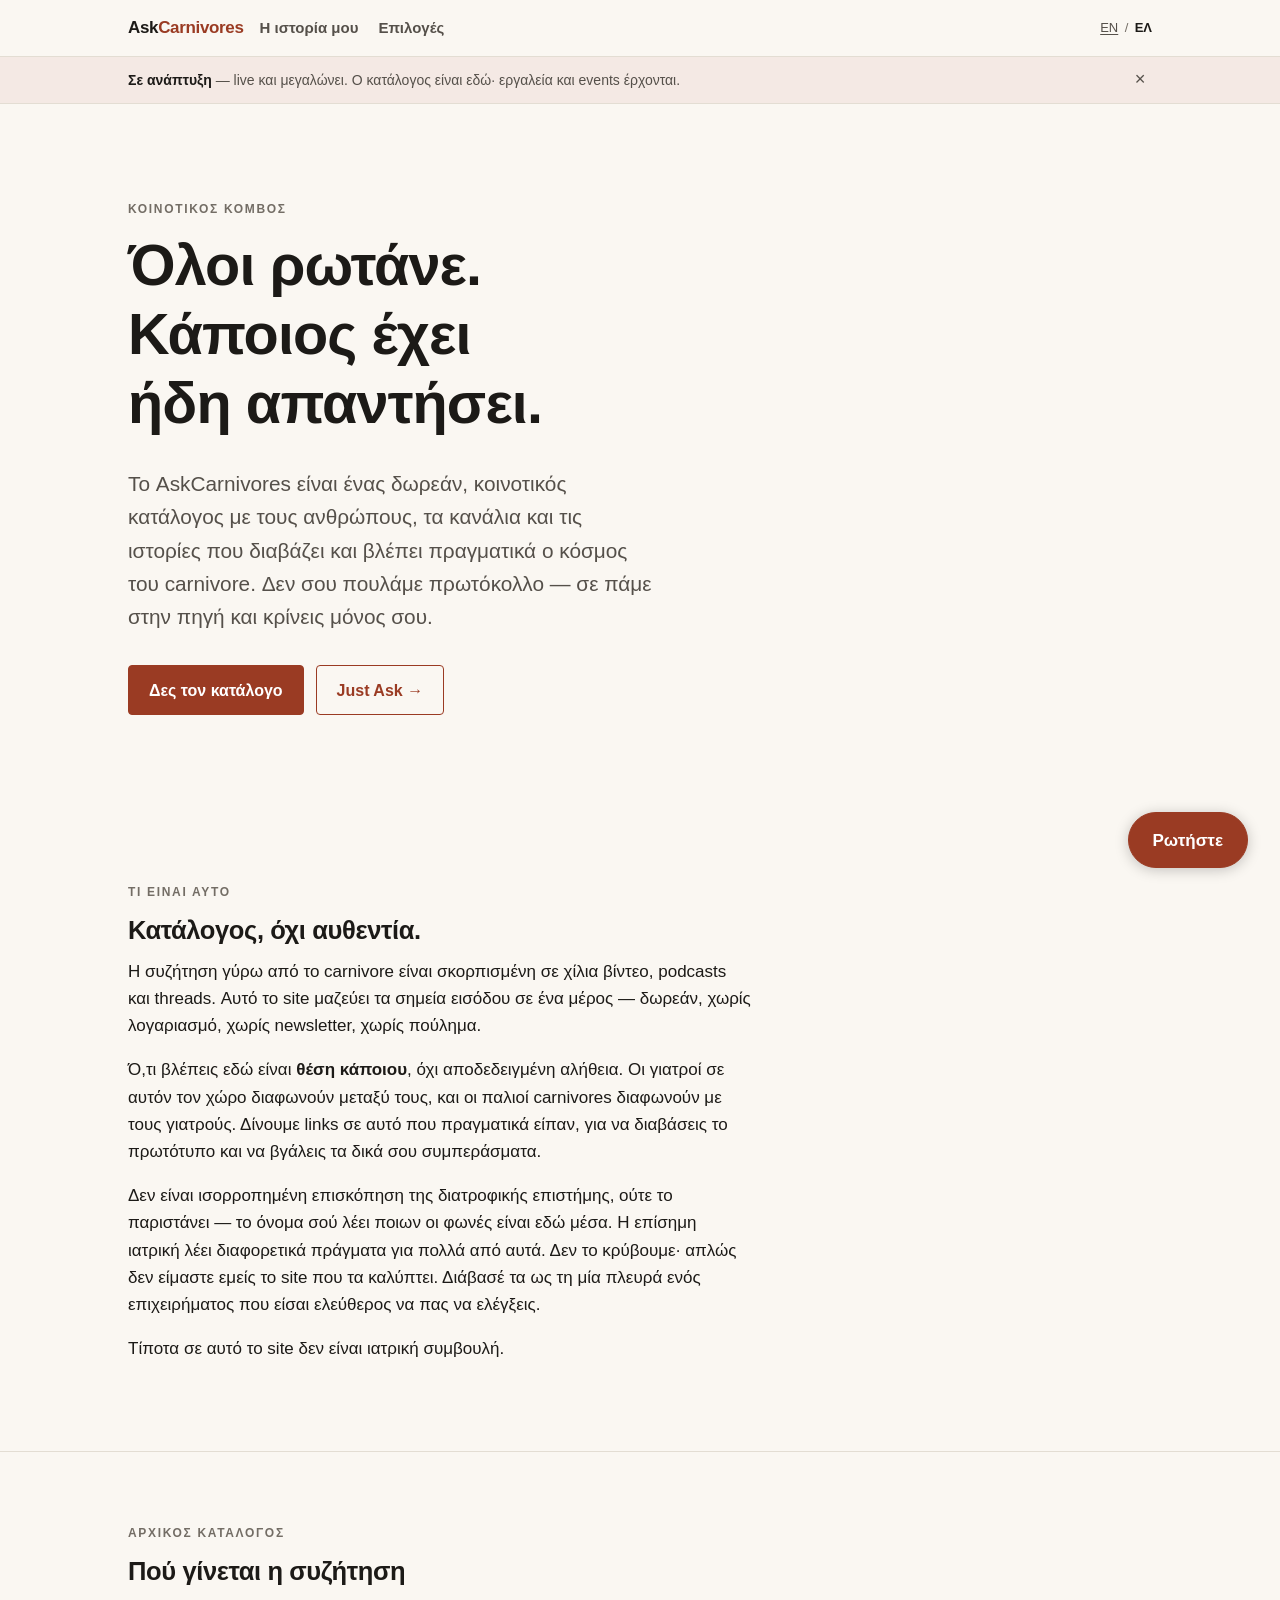
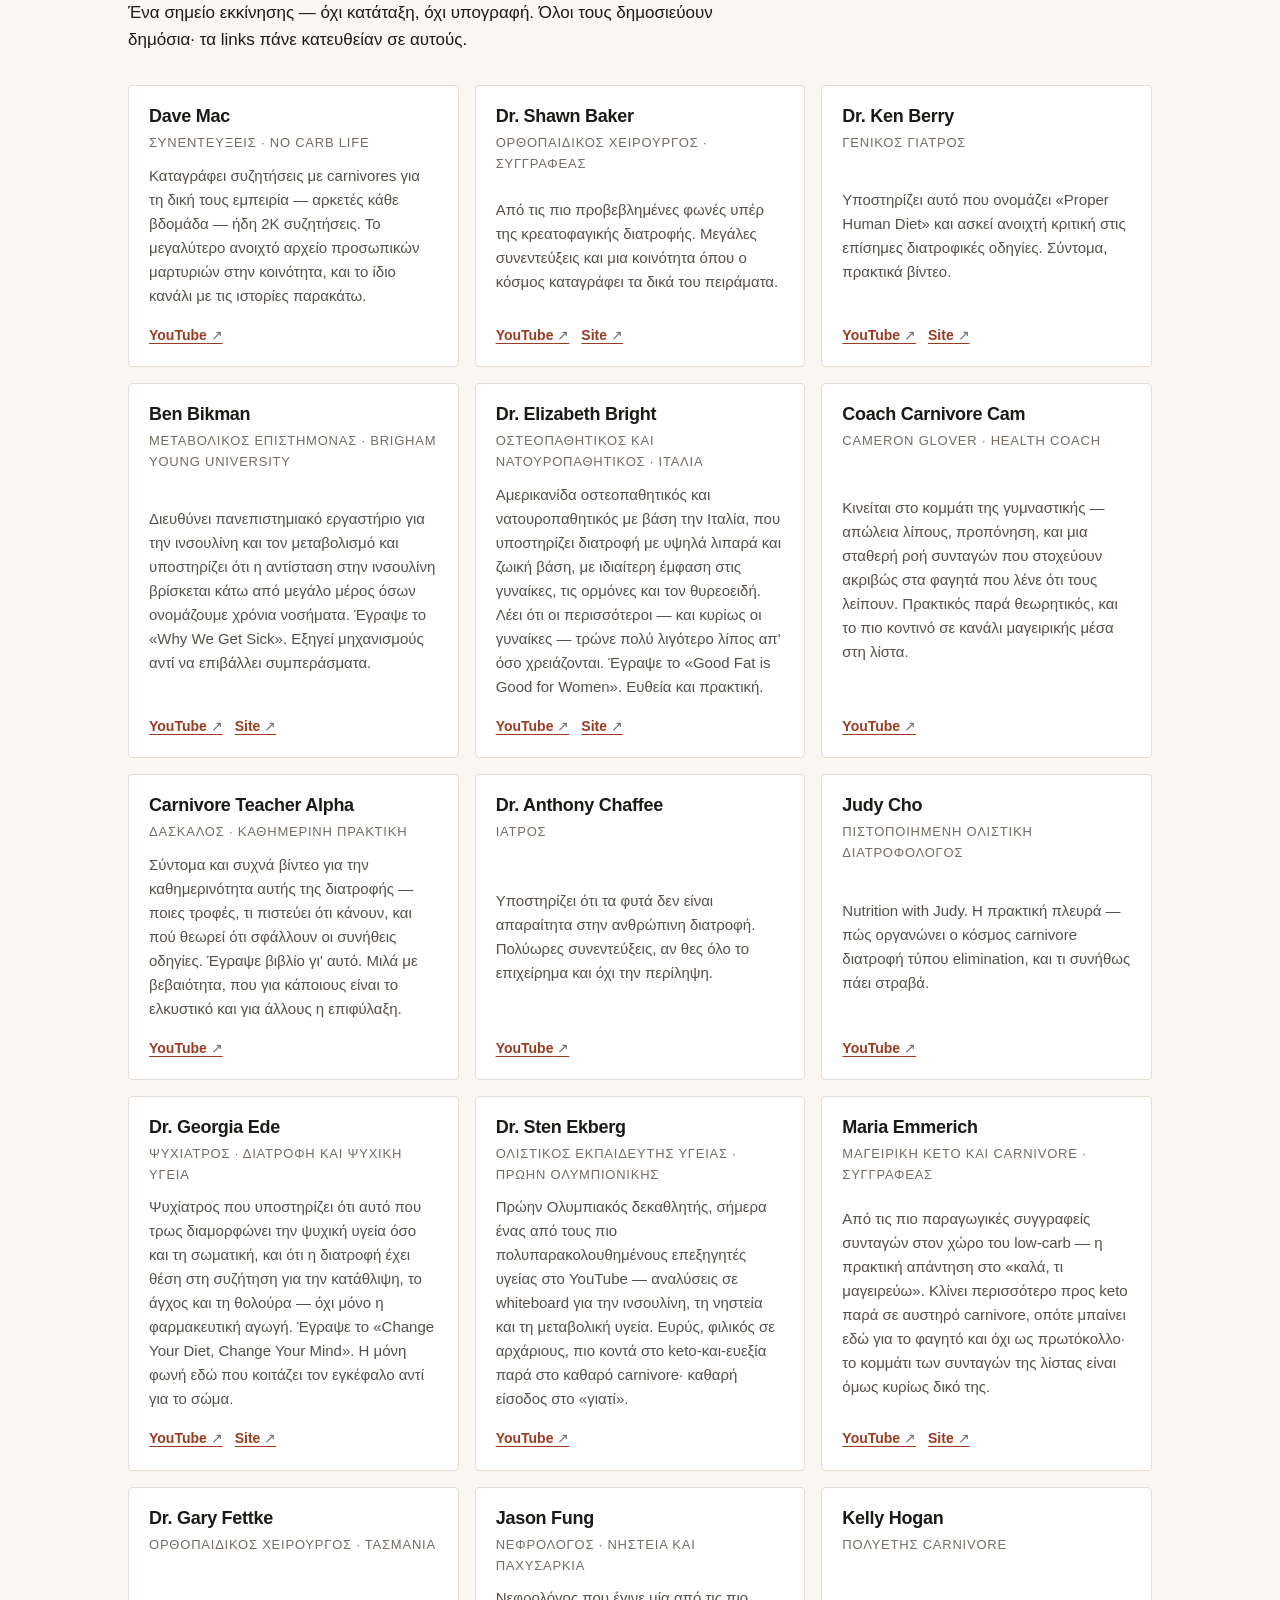
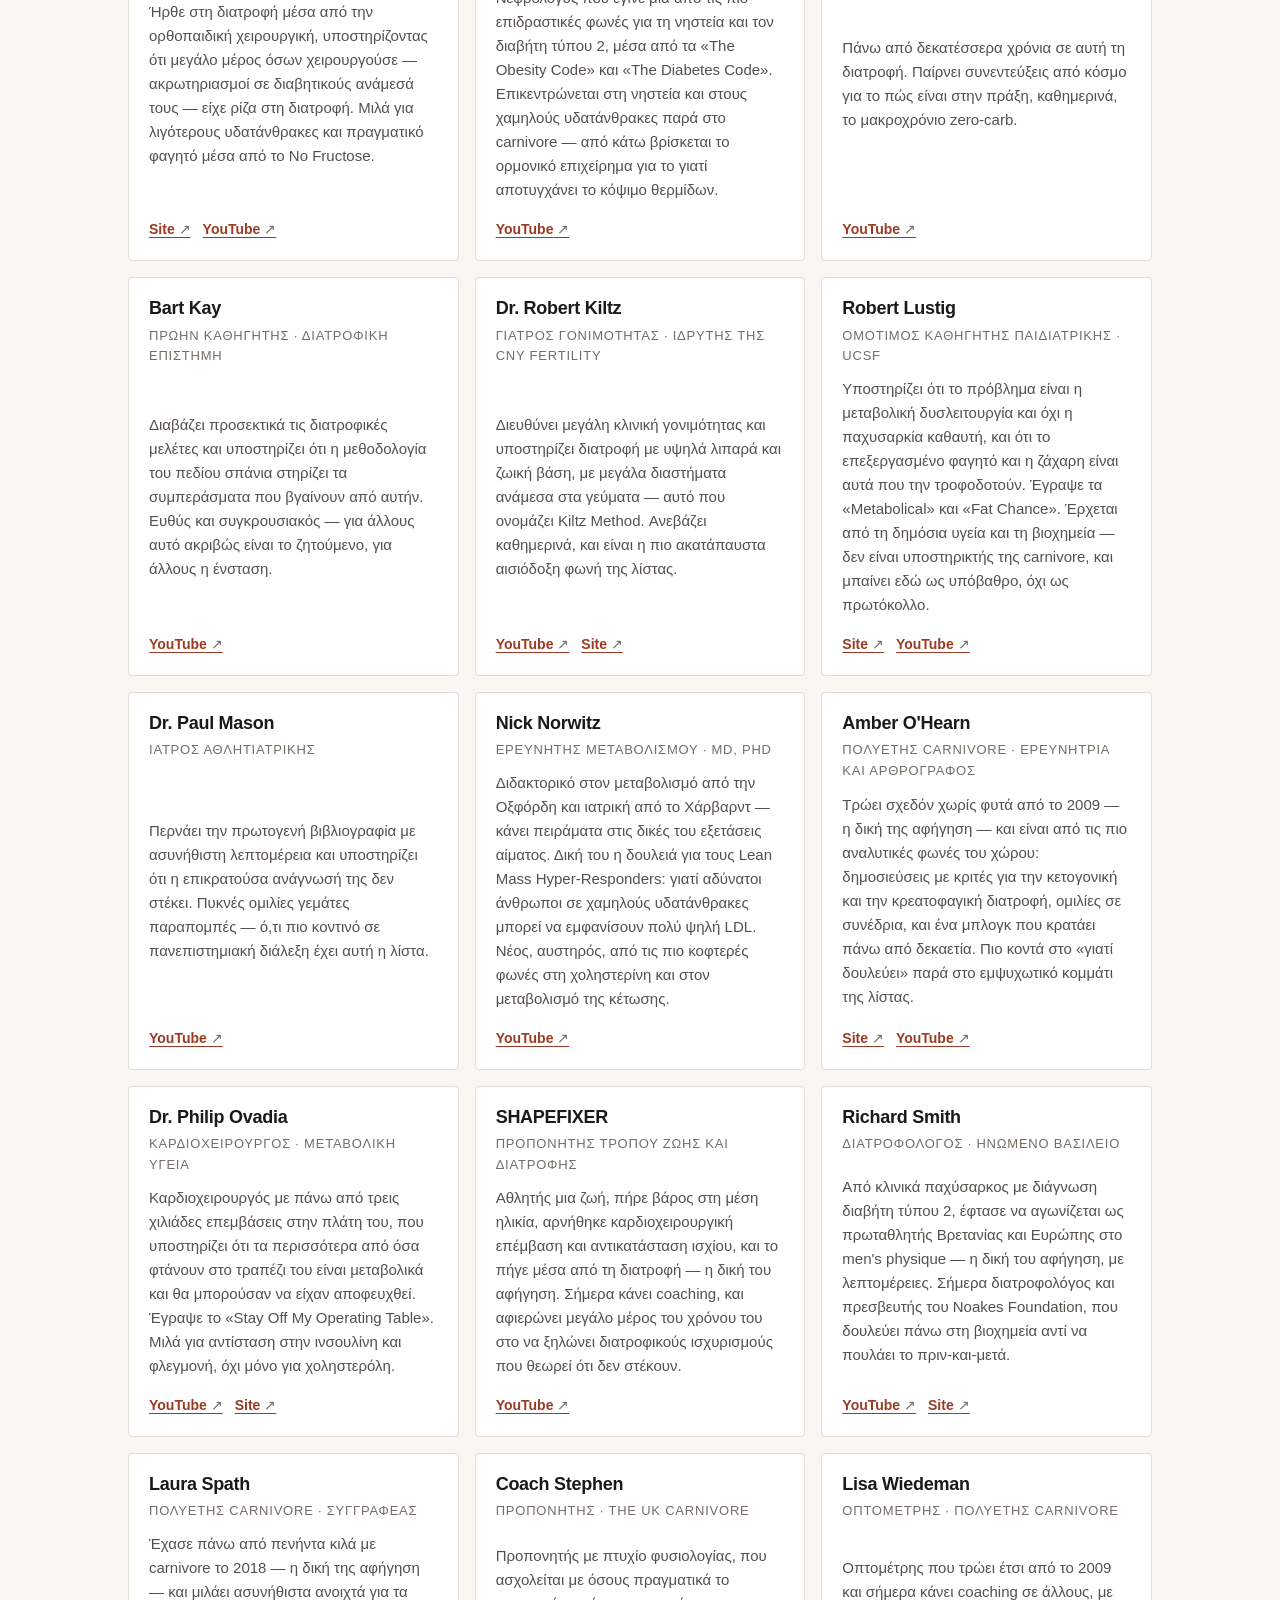
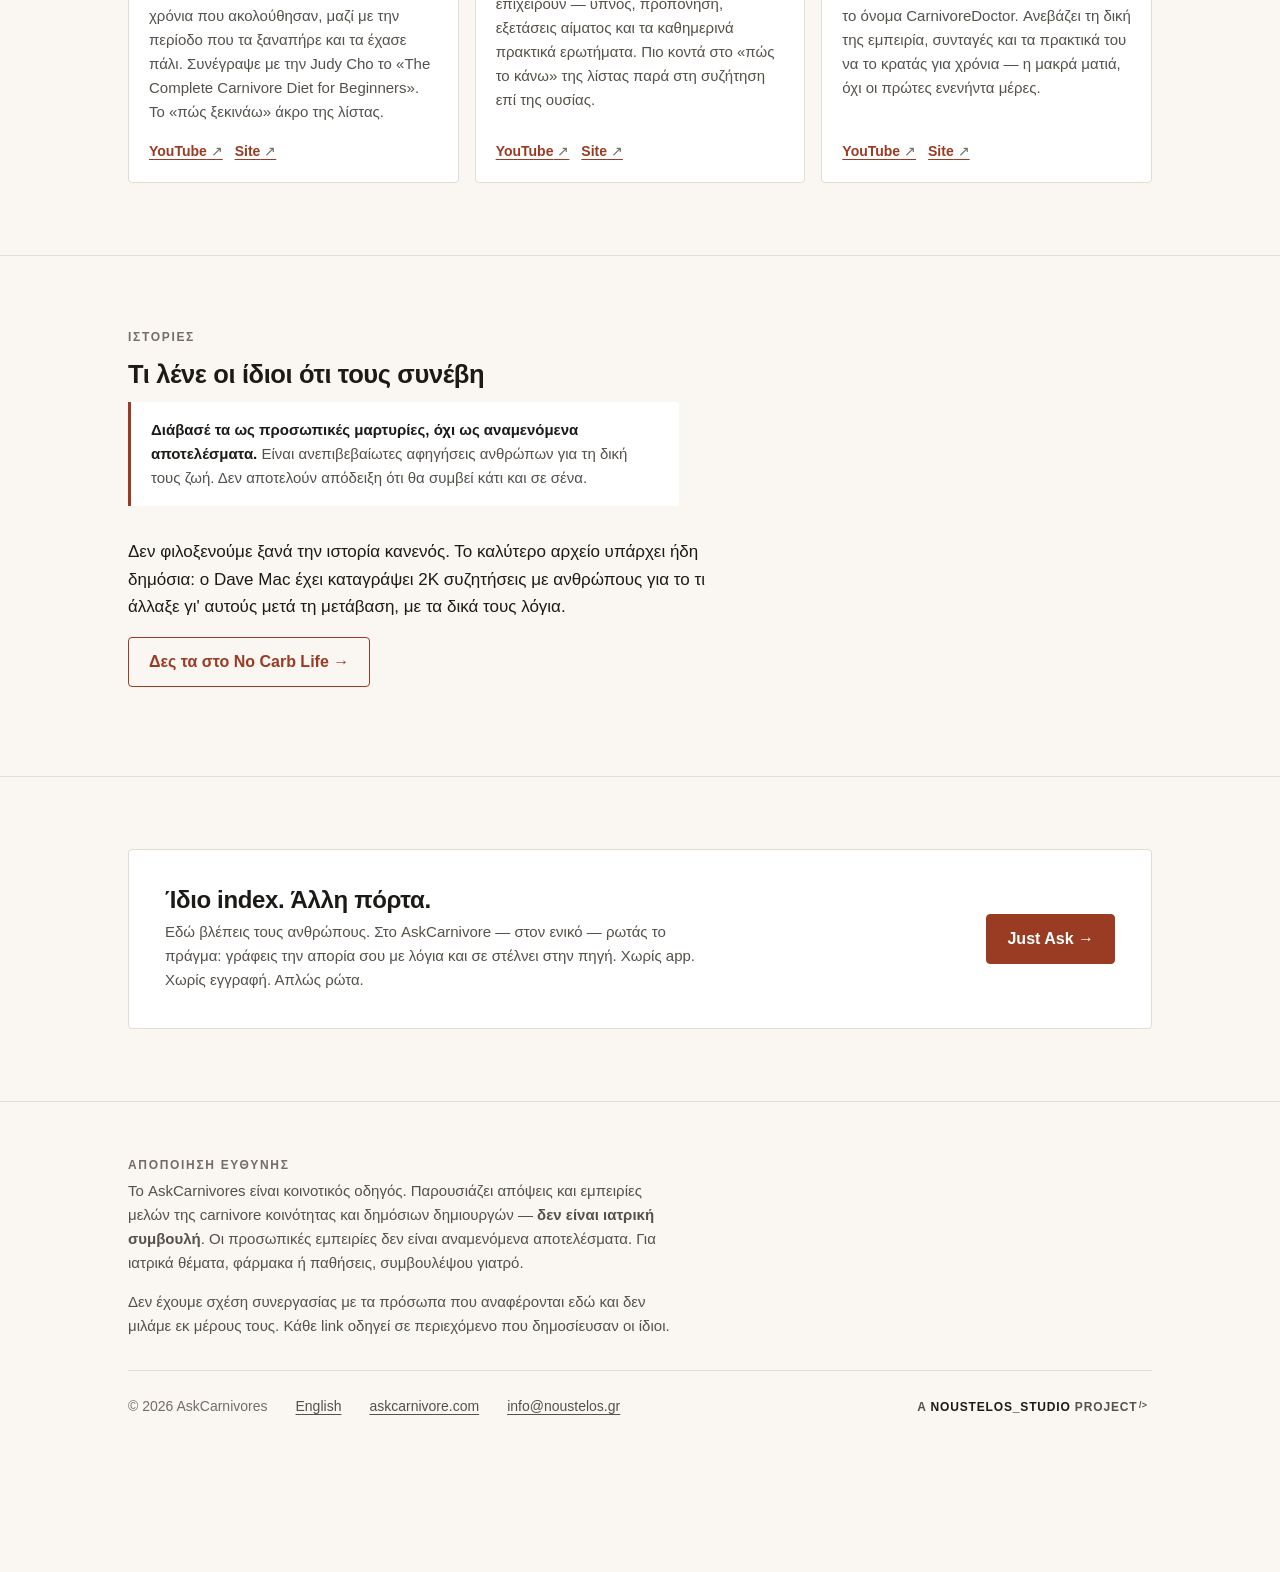
<file: gr/index.html>
<!DOCTYPE html>
<html lang="el">
<head>
<meta charset="utf-8">
<meta name="viewport" content="width=device-width, initial-scale=1">
<title>AskCarnivores — κοινοτικός οδηγός για τον κόσμο του carnivore</title>
<meta name="description" content="Δωρεάν, κοινοτικός κατάλογος με creators, γιατρούς και πραγματικές εμπειρίες γύρω από το carnivore. Δείχνουμε τις πηγές. Δεν είναι ιατρική συμβουλή.">
<link rel="canonical" href="https://askcarnivores.com/gr/">
<link rel="alternate" hreflang="en" href="https://askcarnivores.com/">
<link rel="alternate" hreflang="el" href="https://askcarnivores.com/gr/">
<link rel="alternate" hreflang="x-default" href="https://askcarnivores.com/">

<meta property="og:type" content="website">
<meta property="og:url" content="https://askcarnivores.com/gr/">
<meta property="og:site_name" content="AskCarnivores">
<meta property="og:title" content="AskCarnivores — κοινοτικός οδηγός για τον κόσμο του carnivore">
<meta property="og:description" content="Δωρεάν, κοινοτικός κατάλογος με creators, γιατρούς και πραγματικές εμπειρίες γύρω από το carnivore. Δείχνουμε τις πηγές. Δεν είναι ιατρική συμβουλή.">
<meta property="og:image" content="https://askcarnivores.com/assets/og.v1.png">
<meta property="og:image:width" content="1200">
<meta property="og:image:height" content="630">
<meta property="og:locale" content="el_GR">
<meta property="og:locale:alternate" content="en_US">
<meta name="twitter:card" content="summary_large_image">

<!-- Δομημένα δεδομένα — μόνο Organization + WebSite, και σκόπιμα τίποτε άλλο.
     Ένα ItemList με τα 27 πρόσωπα εξετάστηκε και απορρίφθηκε: θα δημοσίευε τον
     κατάλογο ως μηχανικά αναγνώσιμη λίστα ονομάτων, και το «not a ranking, not
     an endorsement» είναι μια υπόσχεση που προτιμούμε να κρατάμε στο ένα σημείο
     όπου έχει ήδη γραφτεί. Καμία βαθμολογία, κανένα Person, κανένα SearchAction
     (δεν υπάρχει αναζήτηση στο site).

     Είναι ένα <script> σε ένα site με ένα script, και δεν πειράζει: ένα μπλοκ
     τύπου application/ld+json δεν εκτελείται ποτέ, οπότε το `script-src 'self'`
     στο _headers δεν το αφορά και δεν μπορεί να το μπλοκάρει. Μην το
     «διορθώσεις» χαλαρώνοντας το CSP — τίποτα εδώ δεν χρειάζεται χαλάρωμα.

     Το email ΔΕΝ είναι εδώ μέσα, επίτηδες. Το Email Address Obfuscation της
     Cloudflare είναι ενεργό, και μια διεύθυνση μέσα σε markup είναι ακριβώς
     αυτό που ξαναγράφει· το footer γλιτώνει μόνο χάρη στους δείκτες
     email_off (γραμμένους εδώ χωρίς τα άγκιστρά τους — ένα comment δεν μπορεί
     να περιέχει τον τερματιστή ενός άλλου), και αυτοί δεν μπορούν να τυλίξουν
     το εσωτερικό ενός script. Η επαφή
     μένει στο footer και στο /llms.txt.

     Καθρέφτισε κάθε αλλαγή στο /index.html, με το inLanguage και το @id του
     WebSite να δείχνουν στη δική του σελίδα. Το @id του Organization είναι
     κοινό — ένας οργανισμός, δύο γλωσσικές εκδόσεις ενός site. -->
<script type="application/ld+json">
{
  "@context": "https://schema.org",
  "@graph": [
    {
      "@type": "Organization",
      "@id": "https://askcarnivores.com/#organization",
      "name": "AskCarnivores",
      "url": "https://askcarnivores.com/",
      "logo": "https://askcarnivores.com/assets/apple-touch-icon.v2.png",
      "description": "Δωρεάν, κοινοτικός κατάλογος με creators, γιατρούς και πραγματικές εμπειρίες γύρω από το carnivore. Δείχνει τις πηγές αντί να τις φιλοξενεί ή να τις κατατάσσει, και δεν είναι ιατρική συμβουλή."
    },
    {
      "@type": "WebSite",
      "@id": "https://askcarnivores.com/gr/#website",
      "url": "https://askcarnivores.com/gr/",
      "name": "AskCarnivores",
      "inLanguage": "el",
      "publisher": { "@id": "https://askcarnivores.com/#organization" }
    }
  ]
}
</script>

<link rel="icon" href="/assets/favicon.v2.svg" type="image/svg+xml">
<link rel="apple-touch-icon" href="/assets/apple-touch-icon.v2.png">
<meta name="theme-color" content="#faf7f2" media="(prefers-color-scheme: light)">
<meta name="theme-color" content="#161513" media="(prefers-color-scheme: dark)">

<link rel="stylesheet" href="/assets/style.v5.css">
</head>
<body>

<a class="skip-link" href="#main">Στο περιεχόμενο</a>

<header class="site-header">
  <div class="wrap">
    <a class="brand" href="/gr/">Ask<span>Carnivores</span></a>
    <!-- Το μενού του site. Μία εγγραφή προς το παρόν· έρχονται FAQ και άλλα,
         γι' αυτό είναι <nav> με links και όχι ένα μεμονωμένο anchor. -->
    <nav class="site-nav" aria-label="Ενότητες">
      <a href="/gr/about/">Η ιστορία μου</a>
      <a href="/gr/highlights/">Επιλογές</a>
    </nav>
    <nav class="lang" aria-label="Γλώσσα">
      <a href="/" hreflang="en">EN</a>
      <span aria-hidden="true">/</span>
      <a href="/gr/" aria-current="true" hreflang="el">ΕΛ</a>
    </nav>
  </div>
</header>

<!-- Ωριμότητα, όχι ευθύνη. Το disclaimer στο footer είναι άλλη υπόσχεση και
     μένει εκεί — μη το ανεβάσεις εδώ: αυτή η λωρίδα κλείνει με ×, εκείνο δεν
     πρέπει να κλείνει ποτέ.

     Το checkbox είναι το κλείσιμο: μηδέν JavaScript σε αυτό το site, από το
     CSP. Πρέπει να προηγείται της λωρίδας για να το πιάνει ο sibling selector.
     Κάθε αλλαγή εδώ, ίδια στο /index.html. -->
<input class="status-dismiss" type="checkbox" id="status-dismiss">
<aside class="status" aria-label="Κατάσταση site">
  <div class="wrap">
    <p>
      <strong>Σε ανάπτυξη</strong> — live και μεγαλώνει. Ο κατάλογος είναι εδώ· εργαλεία
      και events έρχονται.
    </p>
    <label class="status__x" for="status-dismiss" title="Κλείσιμο">×</label>
  </div>
</aside>

<main id="main">

  <!-- ============ HERO ============ -->
  <section class="hero">
    <div class="wrap">
      <p class="eyebrow">Κοινοτικός κόμβος</p>
      <h1>Όλοι ρωτάνε. Κάποιος έχει ήδη απαντήσει.</h1>
      <p class="lede">
        Το AskCarnivores είναι ένας δωρεάν, κοινοτικός κατάλογος με τους ανθρώπους, τα
        κανάλια και τις ιστορίες που διαβάζει και βλέπει πραγματικά ο κόσμος του
        carnivore. Δεν σου πουλάμε πρωτόκολλο — σε πάμε στην πηγή και κρίνεις μόνος σου.
      </p>
      <div class="hero-actions">
        <a class="btn btn-primary" href="#directory">Δες τον κατάλογο</a>
        <a class="btn btn-secondary" href="https://askcarnivore.com" target="_blank" rel="noopener">Just Ask →</a>
      </div>
    </div>
  </section>

  <!-- ============ ΤΙ ΕΙΝΑΙ ============ -->
  <section class="section" id="what">
    <div class="wrap">
      <p class="eyebrow">Τι είναι αυτό</p>
      <h2>Κατάλογος, όχι αυθεντία.</h2>
      <p>
        Η συζήτηση γύρω από το carnivore είναι σκορπισμένη σε χίλια βίντεο, podcasts και
        threads. Αυτό το site μαζεύει τα σημεία εισόδου σε ένα μέρος — δωρεάν, χωρίς
        λογαριασμό, χωρίς newsletter, χωρίς πούλημα.
      </p>
      <p>
        Ό,τι βλέπεις εδώ είναι <strong>θέση κάποιου</strong>, όχι αποδεδειγμένη αλήθεια.
        Οι γιατροί σε αυτόν τον χώρο διαφωνούν μεταξύ τους, και οι παλιοί carnivores
        διαφωνούν με τους γιατρούς. Δίνουμε links σε αυτό που πραγματικά είπαν, για να
        διαβάσεις το πρωτότυπο και να βγάλεις τα δικά σου συμπεράσματα.
      </p>
      <p>
        Δεν είναι ισορροπημένη επισκόπηση της διατροφικής επιστήμης, ούτε το παριστάνει —
        το όνομα σού λέει ποιων οι φωνές είναι εδώ μέσα. Η επίσημη ιατρική λέει
        διαφορετικά πράγματα για πολλά από αυτά. Δεν το κρύβουμε· απλώς δεν είμαστε εμείς
        το site που τα καλύπτει. Διάβασέ τα ως τη μία πλευρά ενός επιχειρήματος που
        είσαι ελεύθερος να πας να ελέγξεις.
      </p>
      <p>
        Τίποτα σε αυτό το site δεν είναι ιατρική συμβουλή.
      </p>
    </div>
  </section>

  <!-- ============ DIRECTORY ============ -->
  <!-- ===================================================================
       DIRECTORY — ΕΔΩ ΚΑΝΕΙΣ ΤΙΣ ΑΛΛΑΓΕΣ
       Αυτές οι 27 είναι η λίστα του Nick, και η λίστα είναι ΚΛΕΙΣΤΗ στους 27 —
       νέο όνομα μπαίνει μόνο αν το κρίνει εξίσου σημαντικό. Μην προσθέτεις και
       μην προτείνεις ονόματα· η αλλαγή έρχεται από αυτόν. (Ήταν 24 μέχρι τις
       17/08/2026, όταν πρόσθεσε Sten Ekberg, Jason Fung και Nick Norwitz. Το
       curation roster του bot κρατάει πλέον και τους 27, οπότε η αντιστοιχία
       ένα-προς-ένα ισχύει ξανά.)
       Για αλλαγή κάρτας, edit το <li class="card">.
       Κάθε link: target="_blank" rel="noopener".
       ΚΑΝΟΝΑΣ: περιγράφουμε τι ΥΠΟΣΤΗΡΙΖΕΙ ή τι ΕΖΗΣΕ κάποιος.
         ΟΚ    «μοιράζεται τη δική της πολυετή εμπειρία»
         ΟΧΙ   «θεράπευσε το έκζεμά της» / «αντιστρέφει τον διαβήτη»
       Κάθε αλλαγή εδώ, ίδια και στο /index.html.

       ΣΕΙΡΑ — μην την ξαναφτιάχνεις στο χέρι, και μην τη «διορθώνεις» για να
       βγει συμμετρικό το grid. Ο Dave Mac είναι καρφωμένος πρώτος για δομικό
       λόγο: το κανάλι του είναι η ραχοκοκαλιά των μαρτυριών και ο μοναδικός
       προορισμός της ενότητας Ιστορίες. Δεν είναι κατάταξη των υπολοίπων, και
       η γραμμή «όχι κατάταξη, όχι υπογραφή» πάνω από το grid μένει ως έχει.
       Όλοι μετά από αυτόν μπαίνουν αλφαβητικά ΜΕ ΕΠΙΘΕΤΟ, αγνοώντας ένα
       αρχικό «Dr.» — το «Dr. Ken Berry» πάει στο B, στο «Berry». (Άλλαξε στις
       17/08/2026· πριν ταξινομούσε με το μικρό όνομα.)
       Όσοι δεν έχουν επίθετο μπαίνουν με το πραγματικό τους επίθετο όπου
       υπάρχει, αλλιώς με το handle χωρίς το «Coach»: ο Coach Carnivore Cam στο
       «Carnivore Cam», ο Coach Stephen στο «Stephen», το SHAPEFIXER στο
       «Shapefixer». Κάθε νέα κάρτα μπαίνει με αυτόν τον κανόνα· η σειρά δεν
       ξαναφτιάχνεται στο χέρι και δεν «διορθώνεται» για συμμετρία στο grid — 27
       κάρτες αφήνουν άνιση τελευταία σειρά, και δεν πειράζει.

       ΜΟΝΟ YOUTUBE, ΕΠΙΤΗΔΕΣ: Carnivore Teacher Alpha, Coach Carnivore Cam
       και SHAPEFIXER. Κανένας τους δεν έχει κανονικό site — τα μόνα άλλα links
       στα κανάλια τους είναι ένα storefront, μια σελίδα ραντεβού και μια
       καταχώρηση βιβλίου. Αυτά είναι εμπορικά, και το v1 δεν έχει affiliate ή
       shop links (Brief §6). Αν κάποιος βγάλει πραγματικό site, προστίθεται.

       ΝΑ ΜΗΝ ΜΠΕΙ: Paul Saladino. Πάγια απόφαση του Nick — δεν χρησιμοποιείται
       ως πηγή ή reference πουθενά στο site, στο index του bot, ή σε μελλοντικά
       tools. Αφαιρέθηκε 14/08/2026. Να μην ξαναμπεί.
       =================================================================== -->
  <section class="section" id="directory">
    <div class="wrap">
      <p class="eyebrow">Αρχικός κατάλογος</p>
      <h2>Πού γίνεται η συζήτηση</h2>
      <p>
        Ένα σημείο εκκίνησης — όχι κατάταξη, όχι υπογραφή. Όλοι τους δημοσιεύουν
        δημόσια· τα links πάνε κατευθείαν σε αυτούς.
      </p>

      <ul class="cards">

        <li class="card">
          <h3>Dave Mac</h3>
          <p class="role">Συνεντεύξεις · No Carb Life</p>
          <p>
            Καταγράφει συζητήσεις με carnivores για τη δική τους εμπειρία — αρκετές κάθε
            βδομάδα — ήδη 2K συζητήσεις. Το μεγαλύτερο ανοιχτό αρχείο προσωπικών
            μαρτυριών στην κοινότητα, και το ίδιο κανάλι με τις ιστορίες παρακάτω.
          </p>
          <div class="card-links">
            <a href="https://www.youtube.com/@zerocarb" target="_blank" rel="noopener">YouTube</a>
          </div>
        </li>

        <li class="card">
          <h3>Dr. Shawn Baker</h3>
          <p class="role">Ορθοπαιδικός χειρουργός · συγγραφέας</p>
          <p>
            Από τις πιο προβεβλημένες φωνές υπέρ της κρεατοφαγικής διατροφής. Μεγάλες
            συνεντεύξεις και μια κοινότητα όπου ο κόσμος καταγράφει τα δικά του πειράματα.
          </p>
          <div class="card-links">
            <a href="https://www.youtube.com/@ShawnBakerMD" target="_blank" rel="noopener">YouTube</a>
            <a href="https://revero.com" target="_blank" rel="noopener">Site</a>
          </div>
        </li>

        <li class="card">
          <h3>Dr. Ken Berry</h3>
          <p class="role">Γενικός γιατρός</p>
          <p>
            Υποστηρίζει αυτό που ονομάζει «Proper Human Diet» και ασκεί ανοιχτή κριτική
            στις επίσημες διατροφικές οδηγίες. Σύντομα, πρακτικά βίντεο.
          </p>
          <div class="card-links">
            <a href="https://www.youtube.com/@KenDBerryMD" target="_blank" rel="noopener">YouTube</a>
            <a href="https://drberry.com" target="_blank" rel="noopener">Site</a>
          </div>
        </li>

        <li class="card">
          <h3>Ben Bikman</h3>
          <!-- Ο ρόλος δηλώνει πεδίο και ίδρυμα, όχι ακαδημαϊκή βαθμίδα. Οι πηγές
               διαφέρουν (assistant professor / professor) ανάλογα με τη χρονολογία·
               το πεδίο και το εργαστήριο δεν αμφισβητούνται. Ίδια προσοχή με την
               κάρτα του Bart Kay, για τον ίδιο λόγο. -->
          <p class="role">Μεταβολικός επιστήμονας · Brigham Young University</p>
          <p>
            Διευθύνει πανεπιστημιακό εργαστήριο για την ινσουλίνη και τον μεταβολισμό και
            υποστηρίζει ότι η αντίσταση στην ινσουλίνη βρίσκεται κάτω από μεγάλο μέρος
            όσων ονομάζουμε χρόνια νοσήματα. Έγραψε το «Why We Get Sick». Εξηγεί
            μηχανισμούς αντί να επιβάλλει συμπεράσματα.
          </p>
          <div class="card-links">
            <a href="https://www.youtube.com/@benbikman" target="_blank" rel="noopener">YouTube</a>
            <a href="https://benbikman.com/" target="_blank" rel="noopener">Site</a>
          </div>
        </li>

        <li class="card">
          <h3>Dr. Elizabeth Bright</h3>
          <!-- Το ζωντανό κανάλι είναι το @DrElizabethBright. Δύο παγίδες: το
               @ElizabethBright υπάρχει αλλά χωρίς βίντεο, και το channel ID που
               κυκλοφορούν οι συνεντεύξεις της δίνει 404. Ελέγχθηκε 15/08/2026. -->
          <p class="role">Οστεοπαθητικός και νατουροπαθητικός · Ιταλία</p>
          <p>
            Αμερικανίδα οστεοπαθητικός και νατουροπαθητικός με βάση την Ιταλία, που
            υποστηρίζει διατροφή με υψηλά λιπαρά και ζωική βάση, με ιδιαίτερη έμφαση στις
            γυναίκες, τις ορμόνες και τον θυρεοειδή. Λέει ότι οι περισσότεροι — και κυρίως
            οι γυναίκες — τρώνε πολύ λιγότερο λίπος απ' όσο χρειάζονται. Έγραψε το «Good
            Fat is Good for Women». Ευθεία και πρακτική.
          </p>
          <div class="card-links">
            <a href="https://www.youtube.com/@DrElizabethBright" target="_blank" rel="noopener">YouTube</a>
            <a href="https://www.elizbright.com/" target="_blank" rel="noopener">Site</a>
          </div>
        </li>

        <li class="card">
          <h3>Coach Carnivore Cam</h3>
          <p class="role">Cameron Glover · health coach</p>
          <p>
            Κινείται στο κομμάτι της γυμναστικής — απώλεια λίπους, προπόνηση, και μια
            σταθερή ροή συνταγών που στοχεύουν ακριβώς στα φαγητά που λένε ότι τους
            λείπουν. Πρακτικός παρά θεωρητικός, και το πιο κοντινό σε κανάλι μαγειρικής
            μέσα στη λίστα.
          </p>
          <div class="card-links">
            <a href="https://www.youtube.com/@coachcarnivorecam" target="_blank" rel="noopener">YouTube</a>
          </div>
        </li>

        <li class="card">
          <h3>Carnivore Teacher Alpha</h3>
          <p class="role">Δάσκαλος · καθημερινή πρακτική</p>
          <p>
            Σύντομα και συχνά βίντεο για την καθημερινότητα αυτής της διατροφής — ποιες
            τροφές, τι πιστεύει ότι κάνουν, και πού θεωρεί ότι σφάλλουν οι συνήθεις
            οδηγίες. Έγραψε βιβλίο γι' αυτό. Μιλά με βεβαιότητα, που για κάποιους είναι
            το ελκυστικό και για άλλους η επιφύλαξη.
          </p>
          <div class="card-links">
            <a href="https://www.youtube.com/@CarnivoreteacherAlpha" target="_blank" rel="noopener">YouTube</a>
          </div>
        </li>

        <li class="card">
          <h3>Dr. Anthony Chaffee</h3>
          <p class="role">Ιατρός</p>
          <p>
            Υποστηρίζει ότι τα φυτά δεν είναι απαραίτητα στην ανθρώπινη διατροφή.
            Πολύωρες συνεντεύξεις, αν θες όλο το επιχείρημα και όχι την περίληψη.
          </p>
          <div class="card-links">
            <a href="https://www.youtube.com/@anthonychaffeemd" target="_blank" rel="noopener">YouTube</a>
          </div>
        </li>

        <li class="card">
          <h3>Judy Cho</h3>
          <p class="role">Πιστοποιημένη ολιστική διατροφολόγος</p>
          <p>
            Nutrition with Judy. Η πρακτική πλευρά — πώς οργανώνει ο κόσμος carnivore
            διατροφή τύπου elimination, και τι συνήθως πάει στραβά.
          </p>
          <div class="card-links">
            <a href="https://www.youtube.com/@NutritionwithJudy" target="_blank" rel="noopener">YouTube</a>
          </div>
        </li>

        <li class="card">
          <h3>Dr. Georgia Ede</h3>
          <p class="role">Ψυχίατρος · διατροφή και ψυχική υγεία</p>
          <p>
            Ψυχίατρος που υποστηρίζει ότι αυτό που τρως διαμορφώνει την ψυχική υγεία όσο
            και τη σωματική, και ότι η διατροφή έχει θέση στη συζήτηση για την κατάθλιψη,
            το άγχος και τη θολούρα — όχι μόνο η φαρμακευτική αγωγή. Έγραψε το «Change
            Your Diet, Change Your Mind». Η μόνη φωνή εδώ που κοιτάζει τον εγκέφαλο αντί
            για το σώμα.
          </p>
          <div class="card-links">
            <a href="https://www.youtube.com/@GeorgiaEdeMD" target="_blank" rel="noopener">YouTube</a>
            <a href="https://www.diagnosisdiet.com/" target="_blank" rel="noopener">Site</a>
          </div>
        </li>

        <li class="card">
          <h3>Dr. Sten Ekberg</h3>
          <!-- Η ΓΡΑΜΜΗ ΡΟΛΟΥ ΕΙΝΑΙ ΕΠΙΤΗΔΕΣ ΟΥΔΕΤΕΡΗ ΩΣ ΠΡΟΣ ΤΙΤΛΟ. Είναι
               χειροπράκτης (DC), όχι γιατρός. Το «Dr. Ekberg» είναι δικό του branding·
               η κάρτα περιγράφει τι ΚΑΝΕΙ και δεν υπονοεί ποτέ ιατρικό πτυχίο. Μη την
               «αναβαθμίσεις» σε γιατρό ή σε οτιδήποτε ιατρικό. -->
          <p class="role">Ολιστικός εκπαιδευτής υγείας · πρώην Ολυμπιονίκης</p>
          <p>
            Πρώην Ολυμπιακός δεκαθλητής, σήμερα ένας από τους πιο πολυπαρακολουθημένους
            επεξηγητές υγείας στο YouTube — αναλύσεις σε whiteboard για την ινσουλίνη, τη
            νηστεία και τη μεταβολική υγεία. Ευρύς, φιλικός σε αρχάριους, πιο κοντά στο
            keto-και-ευεξία παρά στο καθαρό carnivore· καθαρή είσοδος στο «γιατί».
          </p>
          <div class="card-links">
            <a href="https://www.youtube.com/@drekberg" target="_blank" rel="noopener">YouTube</a>
          </div>
        </li>

        <li class="card">
          <h3>Maria Emmerich</h3>
          <p class="role">Μαγειρική keto και carnivore · συγγραφέας</p>
          <p>
            Από τις πιο παραγωγικές συγγραφείς συνταγών στον χώρο του low-carb — η
            πρακτική απάντηση στο «καλά, τι μαγειρεύω». Κλίνει περισσότερο προς keto παρά
            σε αυστηρό carnivore, οπότε μπαίνει εδώ για το φαγητό και όχι ως πρωτόκολλο·
            το κομμάτι των συνταγών της λίστας είναι όμως κυρίως δικό της.
          </p>
          <div class="card-links">
            <a href="https://www.youtube.com/@MariaEmmerich" target="_blank" rel="noopener">YouTube</a>
            <a href="https://mariamindbodyhealth.com/" target="_blank" rel="noopener">Site</a>
          </div>
        </li>

        <li class="card">
          <h3>Dr. Gary Fettke</h3>
          <!-- Ο ρόλος μένει σε επάγγελμα και τόπο. Η μακρά διαμάχη του με τον
               αυστραλιανό ρυθμιστή είναι υπαρκτή, αλλά οι δημοσιευμένες πηγές
               διαφέρουν στο τι κρίθηκε και πότε, οπότε μένει εκτός κάρτας — ίδιο
               σκεπτικό με τη βαθμίδα του Bart Kay. Site πρώτο: το κανάλι δεν έχει
               ανέβασμα από το 2019. -->
          <p class="role">Ορθοπαιδικός χειρουργός · Τασμανία</p>
          <p>
            Ήρθε στη διατροφή μέσα από την ορθοπαιδική χειρουργική, υποστηρίζοντας ότι
            μεγάλο μέρος όσων χειρουργούσε — ακρωτηριασμοί σε διαβητικούς ανάμεσά τους —
            είχε ρίζα στη διατροφή. Μιλά για λιγότερους υδατάνθρακες και πραγματικό
            φαγητό μέσα από το No Fructose.
          </p>
          <div class="card-links">
            <a href="https://www.nofructose.com/" target="_blank" rel="noopener">Site</a>
            <a href="https://www.youtube.com/@garyfettke3210" target="_blank" rel="noopener">YouTube</a>
          </div>
        </li>

        <li class="card">
          <h3>Jason Fung</h3>
          <p class="role">Νεφρολόγος · νηστεία και παχυσαρκία</p>
          <p>
            Νεφρολόγος που έγινε μία από τις πιο επιδραστικές φωνές για τη νηστεία και τον
            διαβήτη τύπου 2, μέσα από τα «The Obesity Code» και «The Diabetes Code».
            Επικεντρώνεται στη νηστεία και στους χαμηλούς υδατάνθρακες παρά στο carnivore
            — από κάτω βρίσκεται το ορμονικό επιχείρημα για το γιατί αποτυγχάνει το
            κόψιμο θερμίδων.
          </p>
          <div class="card-links">
            <a href="https://www.youtube.com/@DrJasonFung" target="_blank" rel="noopener">YouTube</a>
          </div>
        </li>

        <li class="card">
          <h3>Kelly Hogan</h3>
          <p class="role">Πολυετής carnivore</p>
          <p>
            Πάνω από δεκατέσσερα χρόνια σε αυτή τη διατροφή. Παίρνει συνεντεύξεις από
            κόσμο για το πώς είναι στην πράξη, καθημερινά, το μακροχρόνιο zero-carb.
          </p>
          <div class="card-links">
            <a href="https://www.youtube.com/@MyZeroCarbLife" target="_blank" rel="noopener">YouTube</a>
          </div>
        </li>

        <li class="card">
          <h3>Bart Kay</h3>
          <!-- Λέει «καθηγητής» από 31/08/2026, με εντολή του Nick. Έλεγε «πρώην
               ακαδημαϊκός» όσο οι πηγές διαφωνούσαν — το κανάλι του λέει former
               professor, άλλα βιογραφικά former senior lecturer — και η επιφύλαξη
               ήταν σωστή μέχρι να το κλείσει κάποιος αρμόδιος. Ο Nick είχε την
               ευθύνη και το απάντησε. Μη γυρίσει πίσω στην επιφύλαξη επειδή κάποιο
               τρίτο βιογραφικό λέει αλλιώς. Βλ. PENDING.md. -->
          <p class="role">Πρώην καθηγητής · διατροφική επιστήμη</p>
          <p>
            Διαβάζει προσεκτικά τις διατροφικές μελέτες και υποστηρίζει ότι η μεθοδολογία
            του πεδίου σπάνια στηρίζει τα συμπεράσματα που βγαίνουν από αυτήν. Ευθύς και
            συγκρουσιακός — για άλλους αυτό ακριβώς είναι το ζητούμενο, για άλλους η ένσταση.
          </p>
          <div class="card-links">
            <a href="https://www.youtube.com/@bart-kay" target="_blank" rel="noopener">YouTube</a>
          </div>
        </li>

        <li class="card">
          <h3>Dr. Robert Kiltz</h3>
          <!-- Το Site δείχνει στο kiltzhealth.com, εκεί όπου ανακατευθύνει πλέον το
               doctorkiltz.com. Βάζουμε τον προορισμό, όχι το redirect. -->
          <p class="role">Γιατρός γονιμότητας · ιδρυτής της CNY Fertility</p>
          <p>
            Διευθύνει μεγάλη κλινική γονιμότητας και υποστηρίζει διατροφή με υψηλά
            λιπαρά και ζωική βάση, με μεγάλα διαστήματα ανάμεσα στα γεύματα — αυτό που
            ονομάζει Kiltz Method. Ανεβάζει καθημερινά, και είναι η πιο ακατάπαυστα
            αισιόδοξη φωνή της λίστας.
          </p>
          <div class="card-links">
            <a href="https://www.youtube.com/@doctorkiltz" target="_blank" rel="noopener">YouTube</a>
            <a href="https://kiltzhealth.com/" target="_blank" rel="noopener">Site</a>
          </div>
        </li>

        <li class="card">
          <h3>Robert Lustig</h3>
          <!-- Το «ομότιμος» είναι η δική του διατύπωση στο robertlustig.com — έχει
               αποχωρήσει από το UCSF. Ίδια προσοχή με τις κάρτες Bart Kay και Ben
               Bikman: κρατάμε τη βαθμίδα που δηλώνει η ίδια του η πηγή.
               Το Site μπαίνει πρώτο επίτηδες: το κανάλι δεν έχει ανέβασμα από το 2022. -->
          <p class="role">Ομότιμος καθηγητής Παιδιατρικής · UCSF</p>
          <p>
            Υποστηρίζει ότι το πρόβλημα είναι η μεταβολική δυσλειτουργία και όχι η
            παχυσαρκία καθαυτή, και ότι το επεξεργασμένο φαγητό και η ζάχαρη είναι αυτά
            που την τροφοδοτούν. Έγραψε τα «Metabolical» και «Fat Chance». Έρχεται από
            τη δημόσια υγεία και τη βιοχημεία — δεν είναι υποστηρικτής της carnivore,
            και μπαίνει εδώ ως υπόβαθρο, όχι ως πρωτόκολλο.
          </p>
          <div class="card-links">
            <a href="https://robertlustig.com/" target="_blank" rel="noopener">Site</a>
            <a href="https://www.youtube.com/@RobertLustigMD" target="_blank" rel="noopener">YouTube</a>
          </div>
        </li>

        <li class="card">
          <h3>Dr. Paul Mason</h3>
          <p class="role">Ιατρός αθλητιατρικής</p>
          <p>
            Περνάει την πρωτογενή βιβλιογραφία με ασυνήθιστη λεπτομέρεια και υποστηρίζει
            ότι η επικρατούσα ανάγνωσή της δεν στέκει. Πυκνές ομιλίες γεμάτες παραπομπές —
            ό,τι πιο κοντινό σε πανεπιστημιακή διάλεξη έχει αυτή η λίστα.
          </p>
          <div class="card-links">
            <a href="https://www.youtube.com/@DrPaulMason" target="_blank" rel="noopener">YouTube</a>
          </div>
        </li>

        <li class="card">
          <h3>Nick Norwitz</h3>
          <p class="role">Ερευνητής μεταβολισμού · MD, PhD</p>
          <p>
            Διδακτορικό στον μεταβολισμό από την Οξφόρδη και ιατρική από το Χάρβαρντ —
            κάνει πειράματα στις δικές του εξετάσεις αίματος. Δική του η δουλειά για τους
            Lean Mass Hyper-Responders: γιατί αδύνατοι άνθρωποι σε χαμηλούς υδατάνθρακες
            μπορεί να εμφανίσουν πολύ ψηλή LDL. Νέος, αυστηρός, από τις πιο κοφτερές
            φωνές στη χοληστερίνη και στον μεταβολισμό της κέτωσης.
          </p>
          <div class="card-links">
            <a href="https://www.youtube.com/@nicknorwitzMDPhD" target="_blank" rel="noopener">YouTube</a>
          </div>
        </li>

        <li class="card">
          <h3>Amber O'Hearn</h3>
          <!-- Site πρώτο: το κανάλι δεν έχει ανέβασμα από τον Απρίλιο του 2025, ίδιος
               λόγος με Lustig και Fettke. Το μπλογκ της μετακόμισε — το ketotic.org
               είναι το παλιό και το apex του πέφτει σε TLS, ενώ το empiri.ca
               ανακατευθύνει στο mostly-fat.com. Βάζουμε τον προορισμό. Ελέγχθηκε
               15/08/2026. -->
          <p class="role">Πολυετής carnivore · ερευνήτρια και αρθρογράφος</p>
          <p>
            Τρώει σχεδόν χωρίς φυτά από το 2009 — η δική της αφήγηση — και είναι από τις
            πιο αναλυτικές φωνές του χώρου: δημοσιεύσεις με κριτές για την κετογονική και
            την κρεατοφαγική διατροφή, ομιλίες σε συνέδρια, και ένα μπλογκ που κρατάει
            πάνω από δεκαετία. Πιο κοντά στο «γιατί δουλεύει» παρά στο εμψυχωτικό κομμάτι
            της λίστας.
          </p>
          <div class="card-links">
            <a href="https://www.mostly-fat.com/" target="_blank" rel="noopener">Site</a>
            <a href="https://www.youtube.com/@AmberOHearn" target="_blank" rel="noopener">YouTube</a>
          </div>
        </li>

        <li class="card">
          <h3>Dr. Philip Ovadia</h3>
          <!-- Το site είναι το ifixhearts.com, η τηλεϊατρική του πρακτική και το όνομα
               που φέρει το κανάλι. Το ovadiahearthealth.com επίσης απαντά, αλλά είναι
               σελίδα quiz — δεν είναι αυτό που συνδέουμε. -->
          <p class="role">Καρδιοχειρουργός · μεταβολική υγεία</p>
          <p>
            Καρδιοχειρουργός με πάνω από τρεις χιλιάδες επεμβάσεις στην πλάτη του, που
            υποστηρίζει ότι τα περισσότερα από όσα φτάνουν στο τραπέζι του είναι
            μεταβολικά και θα μπορούσαν να είχαν αποφευχθεί. Έγραψε το «Stay Off My
            Operating Table». Μιλά για αντίσταση στην ινσουλίνη και φλεγμονή, όχι μόνο
            για χοληστερόλη.
          </p>
          <div class="card-links">
            <a href="https://www.youtube.com/@IFixHearts" target="_blank" rel="noopener">YouTube</a>
            <a href="https://ifixhearts.com/" target="_blank" rel="noopener">Site</a>
          </div>
        </li>

        <li class="card">
          <h3>SHAPEFIXER</h3>
          <p class="role">Προπονητής τρόπου ζωής και διατροφής</p>
          <p>
            Αθλητής μια ζωή, πήρε βάρος στη μέση ηλικία, αρνήθηκε καρδιοχειρουργική
            επέμβαση και αντικατάσταση ισχίου, και το πήγε μέσα από τη διατροφή — η δική
            του αφήγηση. Σήμερα κάνει coaching, και αφιερώνει μεγάλο μέρος του χρόνου
            του στο να ξηλώνει διατροφικούς ισχυρισμούς που θεωρεί ότι δεν στέκουν.
          </p>
          <div class="card-links">
            <a href="https://www.youtube.com/@shapefixer" target="_blank" rel="noopener">YouTube</a>
          </div>
        </li>

        <li class="card">
          <h3>Richard Smith</h3>
          <!-- Το handle είναι @Richard-A-Smith. Το @Richard-Smith-Nutrition μοιάζει
               σωστό, το προτείνουν τα αποτελέσματα αναζήτησης, και δεν υπάρχει.
               Ελέγχθηκε 15/08/2026. -->
          <p class="role">Διατροφολόγος · Ηνωμένο Βασίλειο</p>
          <p>
            Από κλινικά παχύσαρκος με διάγνωση διαβήτη τύπου 2, έφτασε να αγωνίζεται ως
            πρωταθλητής Βρετανίας και Ευρώπης στο men's physique — η δική του αφήγηση,
            με λεπτομέρειες. Σήμερα διατροφολόγος και πρεσβευτής του Noakes Foundation,
            που δουλεύει πάνω στη βιοχημεία αντί να πουλάει το πριν-και-μετά.
          </p>
          <div class="card-links">
            <a href="https://www.youtube.com/@Richard-A-Smith" target="_blank" rel="noopener">YouTube</a>
            <a href="https://www.richardsmithnutrition.com/" target="_blank" rel="noopener">Site</a>
          </div>
        </li>

        <li class="card">
          <h3>Laura Spath</h3>
          <p class="role">Πολυετής carnivore · συγγραφέας</p>
          <p>
            Έχασε πάνω από πενήντα κιλά με carnivore το 2018 — η δική της αφήγηση — και
            μιλάει ασυνήθιστα ανοιχτά για τα χρόνια που ακολούθησαν, μαζί με την περίοδο
            που τα ξαναπήρε και τα έχασε πάλι. Συνέγραψε με την Judy Cho το «The Complete
            Carnivore Diet for Beginners». Το «πώς ξεκινάω» άκρο της λίστας.
          </p>
          <div class="card-links">
            <a href="https://www.youtube.com/@LauraSpath" target="_blank" rel="noopener">YouTube</a>
            <a href="https://www.lauraspath.com/" target="_blank" rel="noopener">Site</a>
          </div>
        </li>

        <li class="card">
          <h3>Coach Stephen</h3>
          <!-- Stephen με «ph» — @CoachStephen. Ο τίτλος της κάρτας ακολουθεί το όνομα
               του καναλιού· το site του τρέχει ως The UK Carnivore. -->
          <p class="role">Προπονητής · The UK Carnivore</p>
          <p>
            Προπονητής με πτυχίο φυσιολογίας, που ασχολείται με όσους πραγματικά το
            επιχειρούν — ύπνος, προπόνηση, εξετάσεις αίματος και τα καθημερινά πρακτικά
            ερωτήματα. Πιο κοντά στο «πώς το κάνω» της λίστας παρά στη συζήτηση επί της
            ουσίας.
          </p>
          <div class="card-links">
            <a href="https://www.youtube.com/@CoachStephen" target="_blank" rel="noopener">YouTube</a>
            <a href="https://www.theukcarnivore.com/" target="_blank" rel="noopener">Site</a>
          </div>
        </li>

        <li class="card">
          <h3>Lisa Wiedeman</h3>
          <!-- Την ξέρουν ως CarnivoreDoctor, και αυτό είναι το handle:
               @carnivoredoctor. Το «Carnivore70Something» δεν είναι δικό της — δεν
               υπάρχει τέτοιο κανάλι, και το carnivore70something.com δεν αναλύεται καν.
               Το ίδιο της το κανάλι λέει «16 year Carnivore Veteran since 2009», οπότε
               η κάρτα γράφει 2009 και όχι «δεκαετίες». Ελέγχθηκε 15/08/2026. -->
          <p class="role">Οπτομέτρης · πολυετής carnivore</p>
          <p>
            Οπτομέτρης που τρώει έτσι από το 2009 και σήμερα κάνει coaching σε άλλους, με
            το όνομα CarnivoreDoctor. Ανεβάζει τη δική της εμπειρία, συνταγές και τα
            πρακτικά του να το κρατάς για χρόνια — η μακρά ματιά, όχι οι πρώτες ενενήντα
            μέρες.
          </p>
          <div class="card-links">
            <a href="https://www.youtube.com/@carnivoredoctor" target="_blank" rel="noopener">YouTube</a>
            <a href="https://www.carnivore-doctor.com/" target="_blank" rel="noopener">Site</a>
          </div>
        </li>

      </ul>
    </div>
  </section>
  <!-- ===================== END DIRECTORY ===================== -->

  <!-- ============ TESTIMONIALS ============ -->
  <section class="section" id="stories">
    <div class="wrap">
      <p class="eyebrow">Ιστορίες</p>
      <h2>Τι λένε οι ίδιοι ότι τους συνέβη</h2>

      <div class="notice">
        <p>
          <strong>Διάβασέ τα ως προσωπικές μαρτυρίες, όχι ως αναμενόμενα αποτελέσματα.</strong>
          Είναι ανεπιβεβαίωτες αφηγήσεις ανθρώπων για τη δική τους ζωή. Δεν αποτελούν
          απόδειξη ότι θα συμβεί κάτι και σε σένα.
        </p>
      </div>

      <p>
        Δεν φιλοξενούμε ξανά την ιστορία κανενός. Το καλύτερο αρχείο υπάρχει ήδη δημόσια:
        ο Dave Mac έχει καταγράψει 2K συζητήσεις με ανθρώπους για το τι
        άλλαξε γι' αυτούς μετά τη μετάβαση, με τα δικά τους λόγια.
      </p>
      <p>
        <a class="btn btn-secondary" href="https://www.youtube.com/@zerocarb" target="_blank" rel="noopener">Δες τα στο No Carb Life →</a>
      </p>
    </div>
  </section>

  <!-- ============ ASK THE BOT ============ -->
  <section class="section" id="ask">
    <div class="wrap">
      <div class="banner">
        <div class="banner-text">
          <h2>Ίδιο index. Άλλη πόρτα.</h2>
          <p>
            Εδώ βλέπεις τους ανθρώπους. Στο AskCarnivore — στον ενικό — ρωτάς το πράγμα:
            γράφεις την απορία σου με λόγια και σε στέλνει στην πηγή. Χωρίς app. Χωρίς
            εγγραφή. Απλώς ρώτα.
          </p>
        </div>
        <!-- data-ask: το δεύτερο σημείο εισόδου του panel. Ίδιο link με πριν,
             ώστε χωρίς JavaScript να ανοίγει κανονικά η σελίδα του bot. -->
        <a class="btn btn-primary" href="https://askcarnivore.com" target="_blank" rel="noopener" data-ask>Just Ask →</a>
      </div>
    </div>
  </section>

</main>

<!-- ============ FOOTER ============ -->
<footer class="site-footer">
  <div class="wrap">
    <h2>Αποποίηση ευθύνης</h2>
    <div class="footer-disclaimer">
      <p>
        Το AskCarnivores είναι κοινοτικός οδηγός. Παρουσιάζει απόψεις και εμπειρίες μελών
        της carnivore κοινότητας και δημόσιων δημιουργών — <strong>δεν είναι ιατρική
        συμβουλή</strong>. Οι προσωπικές εμπειρίες δεν είναι αναμενόμενα αποτελέσματα.
        Για ιατρικά θέματα, φάρμακα ή παθήσεις, συμβουλέψου γιατρό.
      </p>
      <p>
        Δεν έχουμε σχέση συνεργασίας με τα πρόσωπα που αναφέρονται εδώ και δεν μιλάμε εκ
        μέρους τους. Κάθε link οδηγεί σε περιεχόμενο που δημοσίευσαν οι ίδιοι.
      </p>
    </div>

    <div class="footer-meta">
      <span>© 2026 AskCarnivores</span>
      <a href="/" hreflang="en">English</a>
      <a href="https://askcarnivore.com" target="_blank" rel="noopener">askcarnivore.com</a>
      <!-- Η διεύθυνση φαίνεται ολόκληρη, όχι πίσω από «Επικοινωνία»: έτσι
           αντιγράφεται κι από όποιον δεν έχει mail client. Χωρίς target/rel —
           το mailto: δίνει τη σκυτάλη στο mail app, δεν είναι εξωτερική σελίδα,
           οπότε ο κανόνας 1 δεν ισχύει. Κάθε αλλαγή εδώ, ίδια στο /index.html
           και στο 404.html. -->
      <!--email_off--><a href="mailto:info@noustelos.gr">info@noustelos.gr</a><!--/email_off-->

      <!-- The "/>" is the studio's mark, not punctuation — decorative here,
           so it stays out of the accessible name ("A NOUSTELOS_STUDIO PROJECT").
           rel is "noopener" only, deliberately: noreferrer would hide that the
           traffic came from here, and attribution is the point of the credit. -->
      <a class="by" href="https://noustelos.gr/" target="_blank" rel="noopener">A <span class="by__name">NOUSTELOS_STUDIO</span> PROJECT<span class="by__mark" aria-hidden="true">/&gt;</span></a>
    </div>
  </div>
</footer>

<!-- ============ ASK PANEL (Concept Base v3.1 §16) ============
     Το bot, ενσωματωμένο — για να μη χρειάζεται να φύγει κανείς από τη σελίδα
     για να ρωτήσει. Τρία στρώματα, και το όριο ανάμεσά τους είναι το νόημα:
     αυτό το repo έχει τον launcher, το panel και το styling· το iframe δείχνει
     στο δημόσιο /embed URL του bot· το ίδιο το bot μένει ανέγγιχτο, στο δικό
     του origin, στο δικό του repo.

     Progressive enhancement: χωρίς JavaScript ο launcher από κάτω είναι ένα
     απλό link προς το askcarnivore.com — ακριβώς ό,τι είχε το site πριν — και
     το /assets/ask.v1.js το αναβαθμίζει σε panel. Τίποτα εδώ δεν καλεί ποτέ
     τον worker του bot. Ένα frame ΕΙΝΑΙ δημόσιο hyperlink, μέσα σε παράθυρο.

     Καθρέφτισε κάθε αλλαγή στο /index.html. -->
<a class="ask-launcher" href="https://askcarnivore.com" target="_blank" rel="noopener" data-ask>Ρωτήστε</a>

<button class="ask-backdrop" id="ask-backdrop" type="button" tabindex="-1" aria-hidden="true"></button>

<div class="ask-panel" id="ask-panel" role="dialog" aria-modal="true" aria-label="Ρωτήστε τον AskCarnivore" aria-hidden="true">
  <div class="ask-panel__head">
    <p class="ask-panel__title">Ρωτήστε</p>
    <button class="ask-panel__x" id="ask-close" type="button" aria-label="Κλείσιμο">&times;</button>
  </div>
  <!-- ΧΩΡΙΣ sandbox attribute, και είναι σκόπιμο. Το `sandbox` χωρίς
       `allow-same-origin` δίνει στη σελίδα μέσα στο frame opaque origin, οπότε
       το δικό της fetch στο /api/ask φτάνει με `Origin: null`, ο έλεγχος
       origin του bot το απορρίπτει, και αυτό το panel εμφανίζει ένα άψογο chat
       που απαντάει 403 σε κάθε ερώτηση. Η απομόνωση εδώ έρχεται από το όριο
       του origin και από το `frame-src` που ονομάζει έναν ακριβώς host στο
       `_headers` — όχι από αυτό το attribute. Μην το ξαναβάλεις. -->
  <iframe class="ask-panel__frame" id="ask-frame" title="Ask Carnivore Ai"></iframe>
</div>

<script src="/assets/ask.v1.js" defer></script>

</body>
</html>
</file>
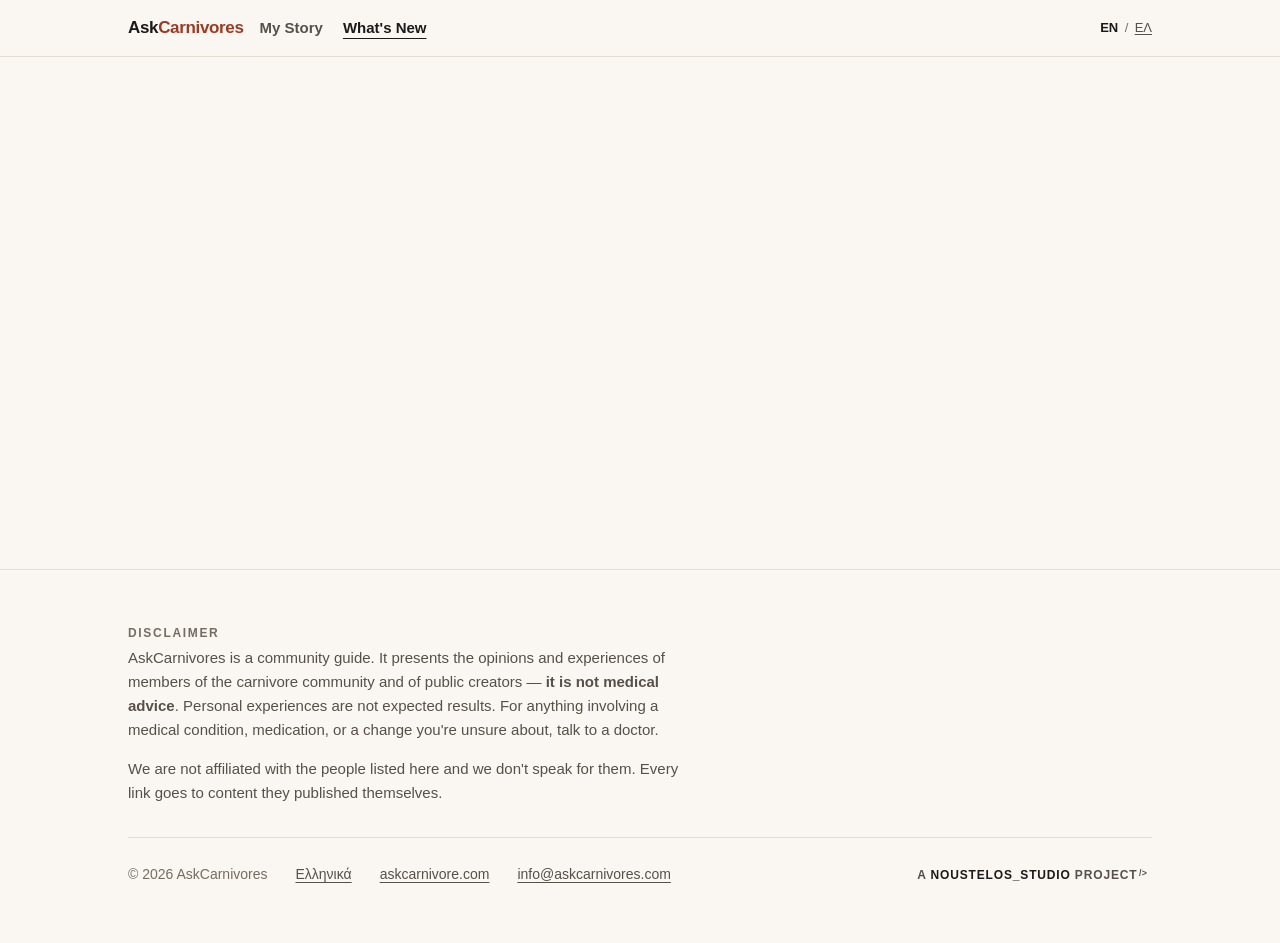
<file: whats-new/index.html>
<!DOCTYPE html>
<html lang="en">
<head>
<meta charset="utf-8">
<meta name="viewport" content="width=device-width, initial-scale=1">
<title>What's New — AskCarnivores</title>
<meta name="description" content="Recently added videos from the creators in the directory — picked by hand, newest first.">
<link rel="canonical" href="https://askcarnivores.com/whats-new/">
<link rel="alternate" hreflang="en" href="https://askcarnivores.com/whats-new/">
<link rel="alternate" hreflang="el" href="https://askcarnivores.com/gr/whats-new/">
<link rel="alternate" hreflang="x-default" href="https://askcarnivores.com/whats-new/">

<meta property="og:type" content="website">
<meta property="og:url" content="https://askcarnivores.com/whats-new/">
<meta property="og:site_name" content="AskCarnivores">
<meta property="og:title" content="What's New — AskCarnivores">
<meta property="og:description" content="Recently added videos from the creators in the directory.">
<meta property="og:image" content="https://askcarnivores.com/assets/og.v1.png">
<meta property="og:image:width" content="1200">
<meta property="og:image:height" content="630">
<meta property="og:locale" content="en_US">
<meta property="og:locale:alternate" content="el_GR">
<meta name="twitter:card" content="summary_large_image">

<link rel="icon" href="/assets/favicon.v2.svg" type="image/svg+xml">
<link rel="apple-touch-icon" href="/assets/apple-touch-icon.v2.png">
<meta name="theme-color" content="#faf7f2" media="(prefers-color-scheme: light)">
<meta name="theme-color" content="#161513" media="(prefers-color-scheme: dark)">

<!-- Same pattern as the ask panel (§16) and for the same reason: the list is
     the bot's, and this page is a window onto it rather than a second copy.
     One index, one place it is curated. The difference is that this one is a
     page rather than a panel, so it needs no JavaScript at all — a plain
     iframe, no launcher, no open/close.

     The stylesheet went v4 -> v5 for the .frame-page rules below; assets here
     are cached immutable, so changing one means renaming it and moving every
     page's <link> with it. -->
<link rel="stylesheet" href="/assets/style.v5.css">
</head>
<body class="frame-body">

<a class="skip-link" href="#main">Skip to content</a>

<header class="site-header">
  <div class="wrap">
    <a class="brand" href="/">Ask<span>Carnivores</span></a>
    <!-- The site menu. Mirror any change into /index.html, /gr/index.html,
         /about/, /gr/about/ and /gr/whats-new/. -->
    <nav class="site-nav" aria-label="Sections">
      <a href="/about/">My Story</a>
      <a href="/whats-new/" aria-current="page">What's New</a>
    </nav>
    <!-- The language pair points at the two halves of THIS page, not at the two
         index pages: someone switching language here wants this page in the
         other language, not to be sent back to the directory. -->
    <nav class="lang" aria-label="Language">
      <a href="/whats-new/" aria-current="true" hreflang="en">EN</a>
      <span aria-hidden="true">/</span>
      <a href="/gr/whats-new/" hreflang="el">ΕΛ</a>
    </nav>
  </div>
</header>

<main id="main" class="frame-main">
  <!-- NO sandbox attribute, and that is deliberate — the same rule as the ask
       panel's iframe, for a different reason here. This page runs no fetch of
       its own, so there is no Origin to break; what a sandbox would break is
       the links. Every card opens YouTube with target="_blank", and without
       allow-popups none of them would open at all. The isolation comes from
       the origin boundary and from frame-src naming exactly one host in
       _headers. Don't add it.

       The frame is not lazy: unlike the panel, this page IS the content, so
       deferring it would just show an empty screen to someone who asked for
       exactly this. -->
  <iframe class="frame-page__frame"
          src="https://askcarnivore.com/new"
          title="What's New — recently added videos"></iframe>
</main>

<footer class="site-footer">
  <div class="wrap">
    <h2>Disclaimer</h2>
    <div class="footer-disclaimer">
      <p>
        AskCarnivores is a community guide. It presents the opinions and experiences of
        members of the carnivore community and of public creators — <strong>it is not
        medical advice</strong>. Personal experiences are not expected results. For
        anything involving a medical condition, medication, or a change you're unsure
        about, talk to a doctor.
      </p>
      <p>
        We are not affiliated with the people listed here and we don't speak for them.
        Every link goes to content they published themselves.
      </p>
    </div>

    <div class="footer-meta">
      <span>© 2026 AskCarnivores</span>
      <a href="/gr/whats-new/" hreflang="el">Ελληνικά</a>
      <a href="https://askcarnivore.com" target="_blank" rel="noopener">askcarnivore.com</a>
      <!-- The address is shown in full, not hidden behind "Contact": a visible
           address can be copied by anyone whose browser has no mail handler.
           No target/rel — mailto: hands off to a mail client, it is not an
           external page, so rule 1 does not apply. Mirror any change into
           /index.html, /gr/index.html, /about/, /gr/about/,
           /gr/whats-new/ and 404.html. -->
      <!--email_off--><a href="mailto:info@askcarnivores.com">info@askcarnivores.com</a><!--/email_off-->

      <!-- The "/>" is the studio's mark, not punctuation — decorative here,
           so it stays out of the accessible name ("A NOUSTELOS_STUDIO PROJECT").
           rel is "noopener" only, deliberately: noreferrer would hide that the
           traffic came from here, and attribution is the point of the credit. -->
      <a class="by" href="https://noustelos.gr/" target="_blank" rel="noopener">A <span class="by__name">NOUSTELOS_STUDIO</span> PROJECT<span class="by__mark" aria-hidden="true">/&gt;</span></a>
    </div>
  </div>
</footer>

</body>
</html>
</file>
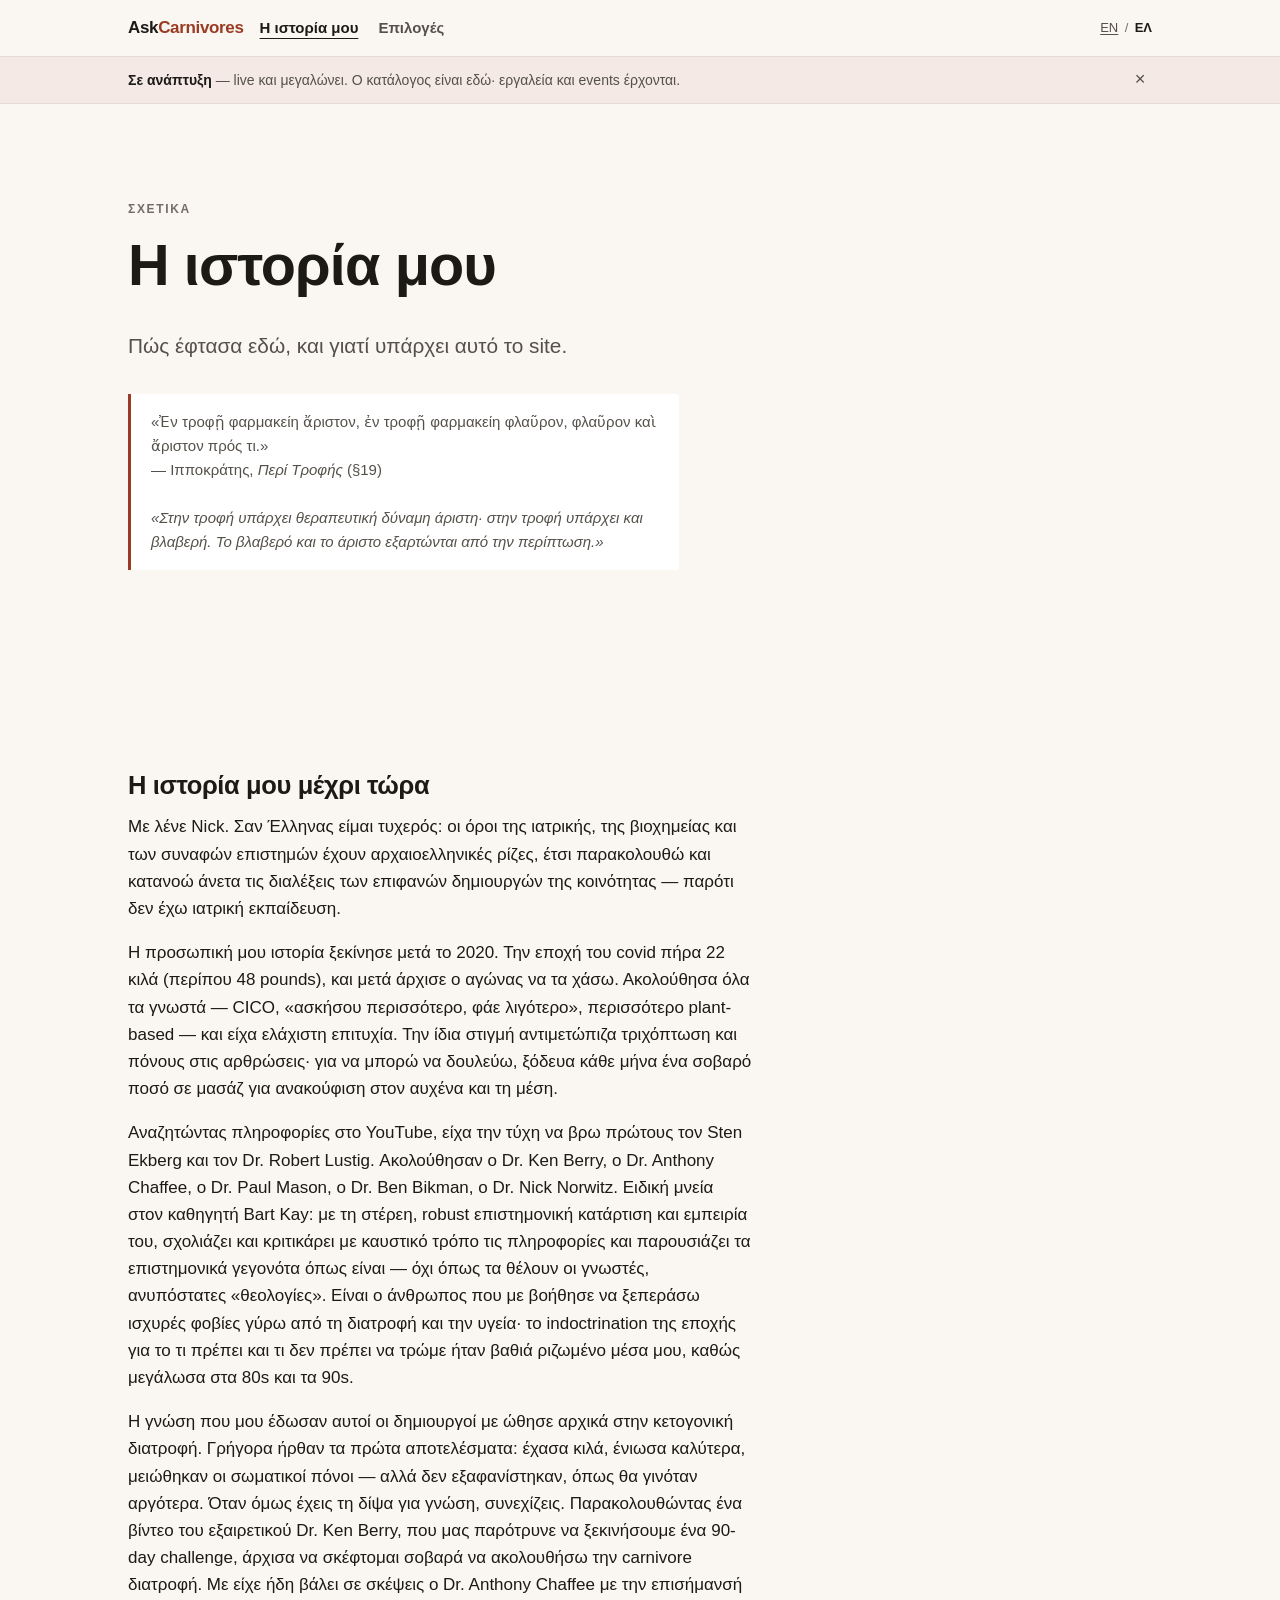
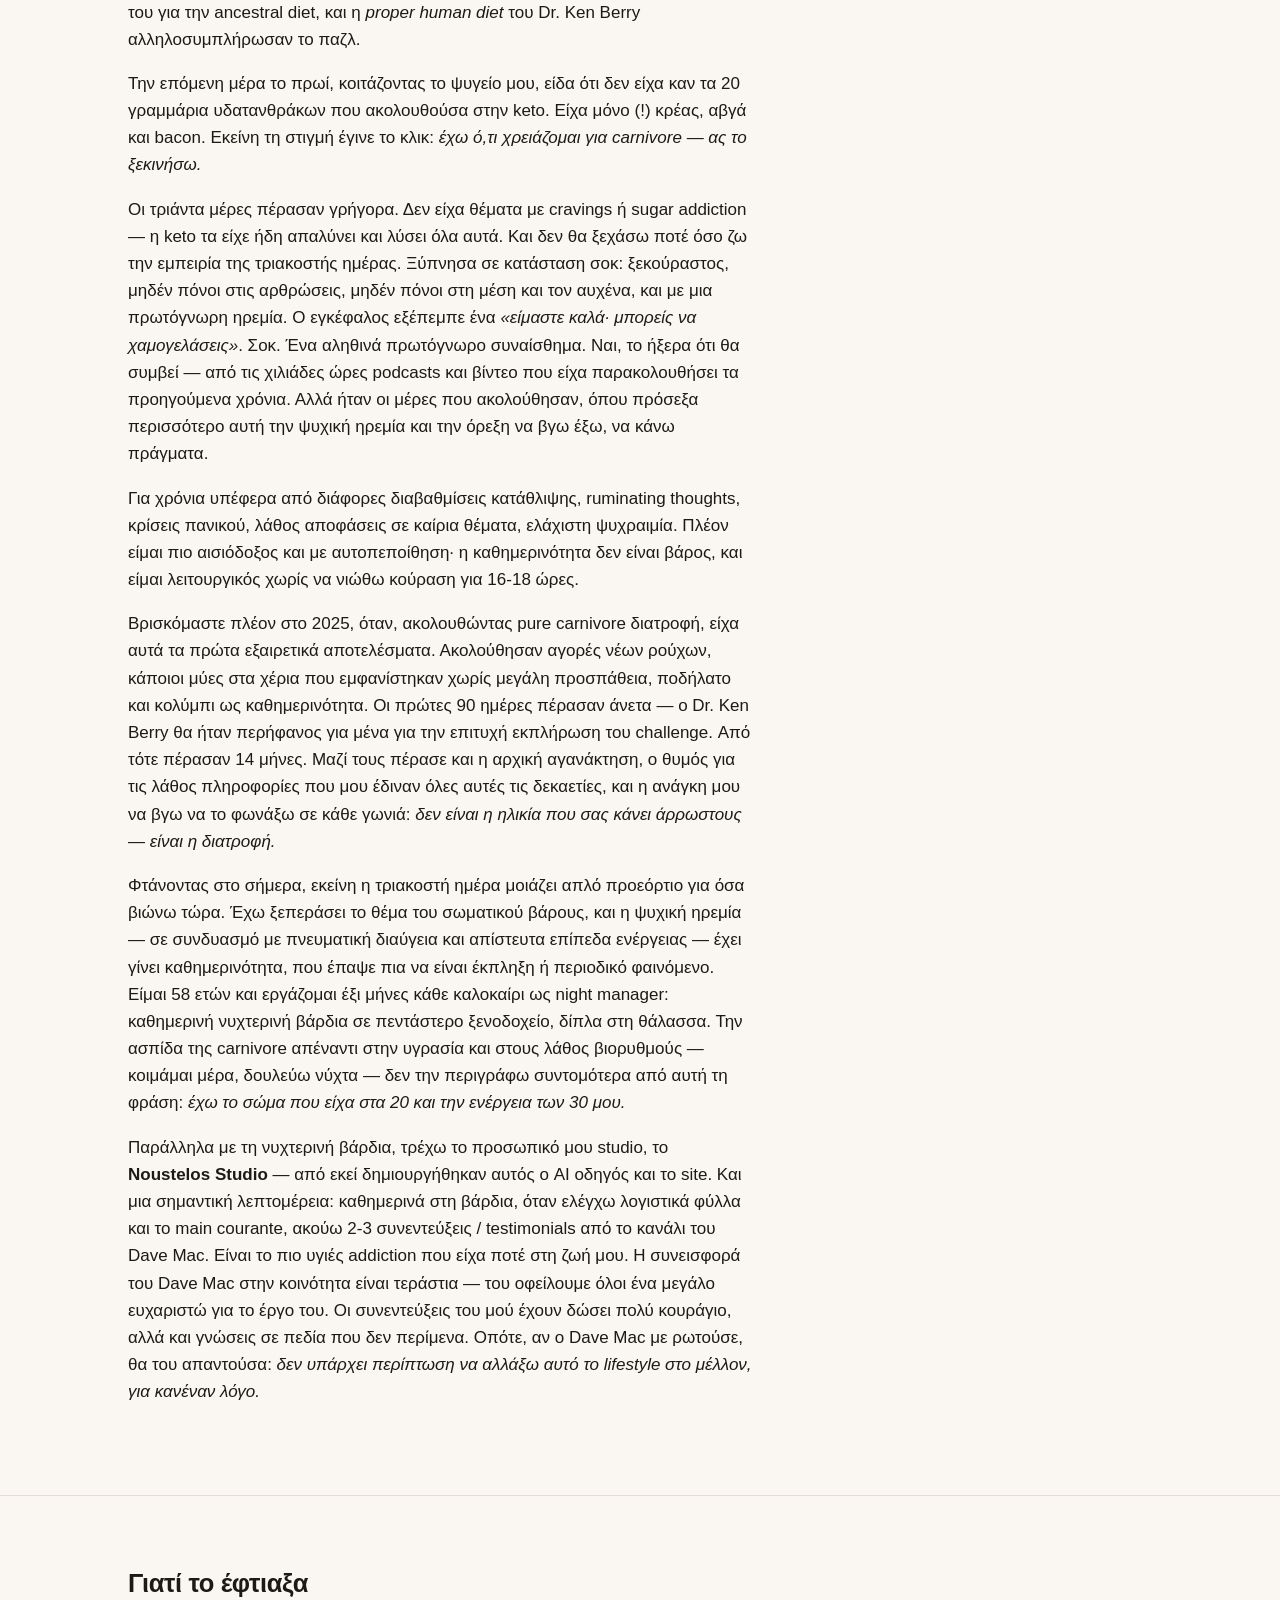
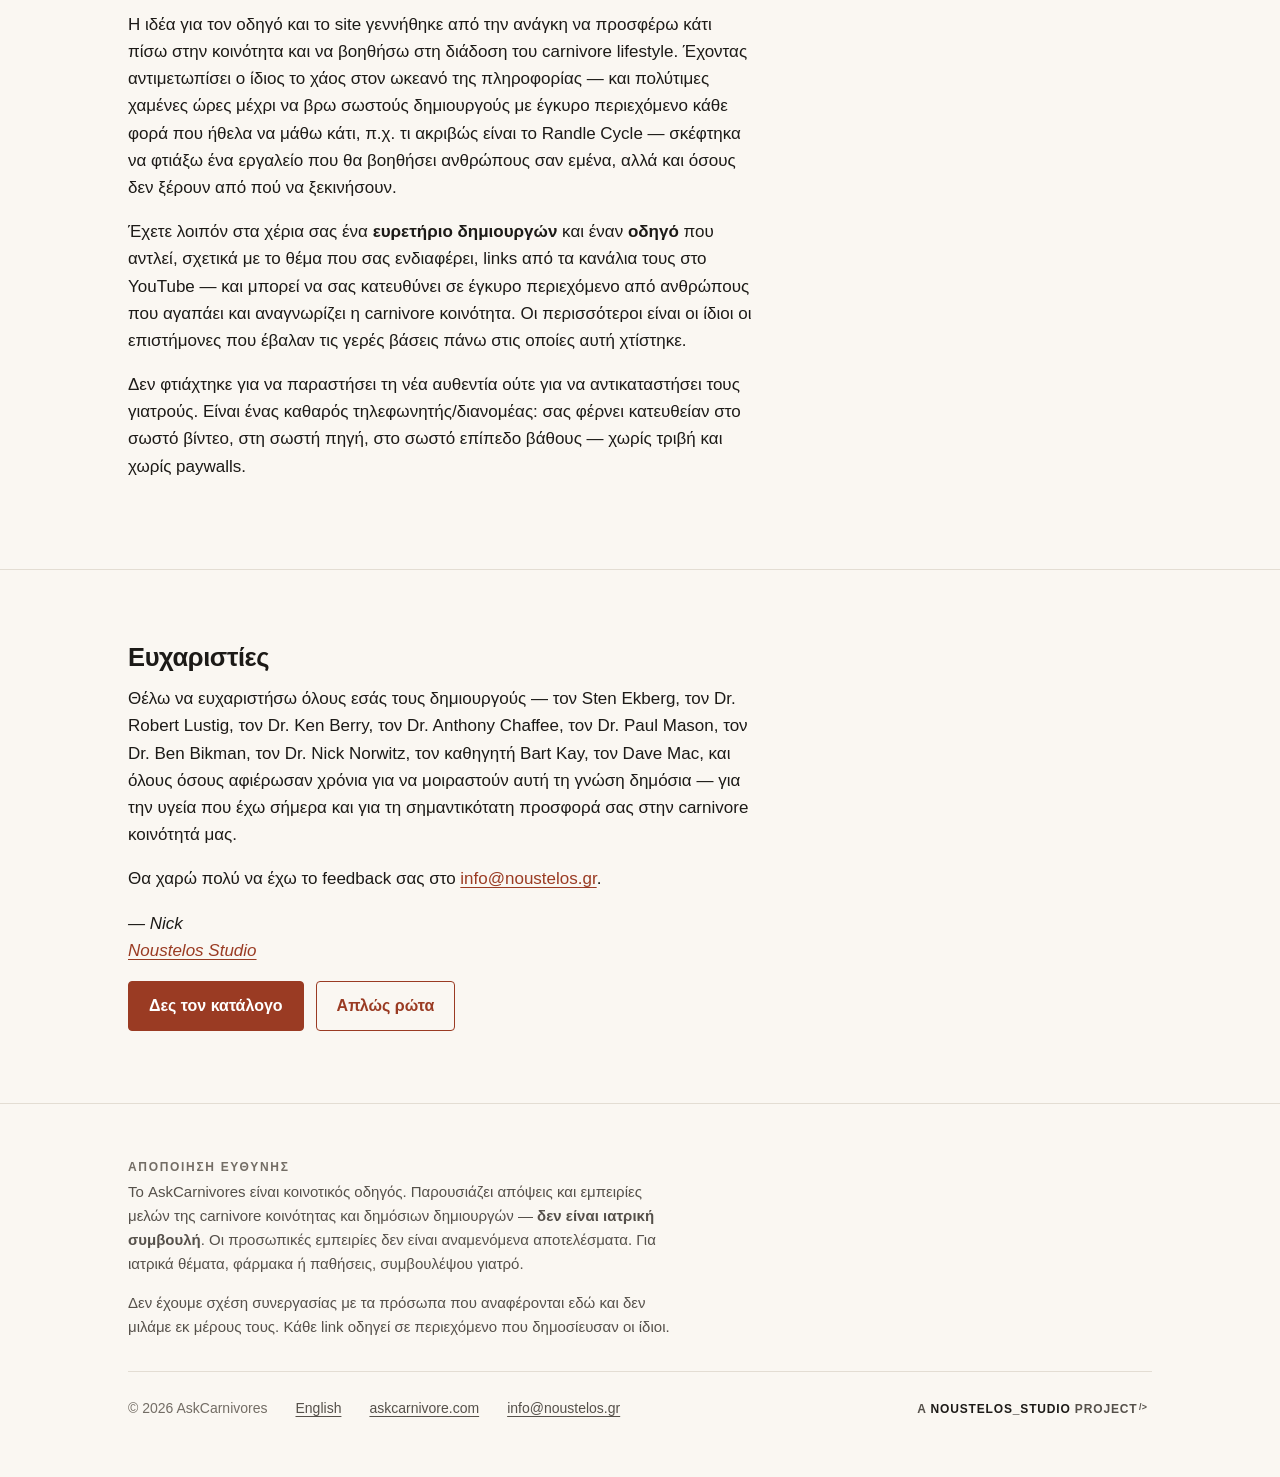
<file: gr/about/index.html>
<!DOCTYPE html>
<html lang="el">
<head>
<meta charset="utf-8">
<meta name="viewport" content="width=device-width, initial-scale=1">
<title>Η ιστορία μου — AskCarnivores</title>
<meta name="description" content="Γιατί υπάρχει το AskCarnivores, και η προσωπική ιστορία πίσω από αυτό — από τα κιλά του covid στην carnivore διατροφή, και οι δημιουργοί που έκαναν τη διαφορά.">
<link rel="canonical" href="https://askcarnivores.com/gr/about/">
<link rel="alternate" hreflang="en" href="https://askcarnivores.com/about/">
<link rel="alternate" hreflang="el" href="https://askcarnivores.com/gr/about/">
<link rel="alternate" hreflang="x-default" href="https://askcarnivores.com/about/">

<meta property="og:type" content="article">
<meta property="og:url" content="https://askcarnivores.com/gr/about/">
<meta property="og:site_name" content="AskCarnivores">
<meta property="og:title" content="Η ιστορία μου — AskCarnivores">
<meta property="og:description" content="Γιατί υπάρχει το AskCarnivores, και η προσωπική ιστορία πίσω από αυτό.">
<meta property="og:image" content="https://askcarnivores.com/assets/og.v1.png">
<meta property="og:image:width" content="1200">
<meta property="og:image:height" content="630">
<meta property="og:locale" content="el_GR">
<meta property="og:locale:alternate" content="en_US">
<meta name="twitter:card" content="summary_large_image">

<link rel="icon" href="/assets/favicon.v2.svg" type="image/svg+xml">
<link rel="apple-touch-icon" href="/assets/apple-touch-icon.v2.png">
<meta name="theme-color" content="#faf7f2" media="(prefers-color-scheme: light)">
<meta name="theme-color" content="#161513" media="(prefers-color-scheme: dark)">

<!-- Το σώμα της σελίδας είναι χτισμένο από κλάσεις που υπήρχαν ήδη —
     .hero, .section, .notice, .eyebrow, .btn — οπότε το κείμενο δεν χρειάστηκε
     δικό του CSS. Το μενού του header χρειάστηκε, γι' αυτό το stylesheet πήγε
     v2 -> v3 και μαζί του το <link> κάθε σελίδας: τα assets εδώ είναι
     immutable-cached, άρα αλλαγή σημαίνει μετονομασία. Δεν υπάρχει πλάγια
     έξοδος — το CSP είναι style-src 'self' χωρίς 'unsafe-inline', οπότε ένα
     <style> μέσα στη σελίδα θα μπλοκαριζόταν. -->
<link rel="stylesheet" href="/assets/style.v5.css">
</head>
<body>

<a class="skip-link" href="#main">Στο περιεχόμενο</a>

<header class="site-header">
  <div class="wrap">
    <a class="brand" href="/gr/">Ask<span>Carnivores</span></a>
    <!-- Το μενού του site. Μία εγγραφή προς το παρόν· έρχονται FAQ και άλλα,
         γι' αυτό είναι <nav> με links και όχι ένα μεμονωμένο anchor. -->
    <nav class="site-nav" aria-label="Ενότητες">
      <a href="/gr/about/" aria-current="page">Η ιστορία μου</a>
      <a href="/gr/highlights/">Επιλογές</a>
    </nav>
    <!-- Το ζευγάρι γλωσσών δείχνει στα δύο μισά ΑΥΤΗΣ της σελίδας, όχι στις
         δύο αρχικές: όποιος αλλάζει γλώσσα ενώ διαβάζει την ιστορία θέλει την
         ιστορία στην άλλη γλώσσα, όχι να γυριστεί πίσω στον κατάλογο. -->
    <nav class="lang" aria-label="Γλώσσα">
      <a href="/about/" hreflang="en">EN</a>
      <span aria-hidden="true">/</span>
      <a href="/gr/about/" aria-current="true" hreflang="el">ΕΛ</a>
    </nav>
  </div>
</header>

<!-- Ωριμότητα, όχι ευθύνη. Το disclaimer στο footer είναι άλλη υπόσχεση και
     μένει εκεί — μη το ανεβάσεις εδώ: αυτή η λωρίδα κλείνει με ×, εκείνο δεν
     πρέπει να κλείνει ποτέ.

     Το checkbox είναι το κλείσιμο: μηδέν JavaScript σε αυτό το site, από το
     CSP. Πρέπει να προηγείται της λωρίδας για να το πιάνει ο sibling selector.
     Κάθε αλλαγή εδώ, ίδια στο /index.html, /gr/index.html και
     /about/index.html. -->
<input class="status-dismiss" type="checkbox" id="status-dismiss">
<aside class="status" aria-label="Κατάσταση site">
  <div class="wrap">
    <p>
      <strong>Σε ανάπτυξη</strong> — live και μεγαλώνει. Ο κατάλογος είναι εδώ· εργαλεία
      και events έρχονται.
    </p>
    <label class="status__x" for="status-dismiss" title="Κλείσιμο">×</label>
  </div>
</aside>

<main id="main">

  <!-- ============ HERO ============ -->
  <section class="hero">
    <div class="wrap">
      <p class="eyebrow">Σχετικά</p>
      <h1>Η ιστορία μου</h1>
      <p class="lede">
        Πώς έφτασα εδώ, και γιατί υπάρχει αυτό το site.
      </p>

      <!-- Το ρητό. Το αρχαίο κείμενο μένει και στις δύο γλωσσικές εκδοχές —
           είναι το ίδιο ρητό· αλλάζει μόνο η απόδοση από κάτω. Αλλαγές γραμμής
           αντί για ξεχωριστές παραγράφους, γιατί το .notice μηδενίζει τα
           margins των p. -->
      <div class="notice">
        <p lang="grc">«Ἐν τροφῇ φαρμακείη ἄριστον, ἐν τροφῇ φαρμακείη φλαῦρον, φλαῦρον καὶ ἄριστον πρός τι.»<br>
        — Ιπποκράτης, <em>Περί Τροφής</em> (§19)<br><br>
        <em>«Στην τροφή υπάρχει θεραπευτική δύναμη άριστη· στην τροφή υπάρχει και βλαβερή. Το βλαβερό και το άριστο εξαρτώνται από την περίπτωση.»</em></p>
      </div>
    </div>
  </section>

  <!-- ============ ΙΣΤΟΡΙΑ ============ -->
  <section class="section" id="story">
    <div class="wrap">
      <h2>Η ιστορία μου μέχρι τώρα</h2>

      <p>Με λένε Nick. Σαν Έλληνας είμαι τυχερός: οι όροι της ιατρικής, της βιοχημείας και των συναφών επιστημών έχουν αρχαιοελληνικές ρίζες, έτσι παρακολουθώ και κατανοώ άνετα τις διαλέξεις των επιφανών δημιουργών της κοινότητας — παρότι δεν έχω ιατρική εκπαίδευση.</p>

      <p>Η προσωπική μου ιστορία ξεκίνησε μετά το 2020. Την εποχή του covid πήρα 22 κιλά (περίπου 48 pounds), και μετά άρχισε ο αγώνας να τα χάσω. Ακολούθησα όλα τα γνωστά — CICO, «ασκήσου περισσότερο, φάε λιγότερο», περισσότερο plant-based — και είχα ελάχιστη επιτυχία. Την ίδια στιγμή αντιμετώπιζα τριχόπτωση και πόνους στις αρθρώσεις· για να μπορώ να δουλεύω, ξόδευα κάθε μήνα ένα σοβαρό ποσό σε μασάζ για ανακούφιση στον αυχένα και τη μέση.</p>

      <p>Αναζητώντας πληροφορίες στο YouTube, είχα την τύχη να βρω πρώτους τον Sten Ekberg και τον Dr. Robert Lustig. Ακολούθησαν ο Dr. Ken Berry, ο Dr. Anthony Chaffee, ο Dr. Paul Mason, ο Dr. Ben Bikman, ο Dr. Nick Norwitz. Ειδική μνεία στον καθηγητή Bart Kay: με τη στέρεη, robust επιστημονική κατάρτιση και εμπειρία του, σχολιάζει και κριτικάρει με καυστικό τρόπο τις πληροφορίες και παρουσιάζει τα επιστημονικά γεγονότα όπως είναι — όχι όπως τα θέλουν οι γνωστές, ανυπόστατες «θεολογίες». Είναι ο άνθρωπος που με βοήθησε να ξεπεράσω ισχυρές φοβίες γύρω από τη διατροφή και την υγεία· το indoctrination της εποχής για το τι πρέπει και τι δεν πρέπει να τρώμε ήταν βαθιά ριζωμένο μέσα μου, καθώς μεγάλωσα στα 80s και τα 90s.</p>

      <p>Η γνώση που μου έδωσαν αυτοί οι δημιουργοί με ώθησε αρχικά στην κετογονική διατροφή. Γρήγορα ήρθαν τα πρώτα αποτελέσματα: έχασα κιλά, ένιωσα καλύτερα, μειώθηκαν οι σωματικοί πόνοι — αλλά δεν εξαφανίστηκαν, όπως θα γινόταν αργότερα. Όταν όμως έχεις τη δίψα για γνώση, συνεχίζεις. Παρακολουθώντας ένα βίντεο του εξαιρετικού Dr. Ken Berry, που μας παρότρυνε να ξεκινήσουμε ένα 90-day challenge, άρχισα να σκέφτομαι σοβαρά να ακολουθήσω την carnivore διατροφή. Με είχε ήδη βάλει σε σκέψεις ο Dr. Anthony Chaffee με την επισήμανσή του για την ancestral diet, και η <em>proper human diet</em> του Dr. Ken Berry αλληλοσυμπλήρωσαν το παζλ.</p>

      <p>Την επόμενη μέρα το πρωί, κοιτάζοντας το ψυγείο μου, είδα ότι δεν είχα καν τα 20 γραμμάρια υδατανθράκων που ακολουθούσα στην keto. Είχα μόνο (!) κρέας, αβγά και bacon. Εκείνη τη στιγμή έγινε το κλικ: <em>έχω ό,τι χρειάζομαι για carnivore — ας το ξεκινήσω.</em></p>

      <p>Οι τριάντα μέρες πέρασαν γρήγορα. Δεν είχα θέματα με cravings ή sugar addiction — η keto τα είχε ήδη απαλύνει και λύσει όλα αυτά. Και δεν θα ξεχάσω ποτέ όσο ζω την εμπειρία της τριακοστής ημέρας. Ξύπνησα σε κατάσταση σοκ: ξεκούραστος, μηδέν πόνοι στις αρθρώσεις, μηδέν πόνοι στη μέση και τον αυχένα, και με μια πρωτόγνωρη ηρεμία. Ο εγκέφαλος εξέπεμπε ένα <em>«είμαστε καλά· μπορείς να χαμογελάσεις»</em>. Σοκ. Ένα αληθινά πρωτόγνωρο συναίσθημα. Ναι, το ήξερα ότι θα συμβεί — από τις χιλιάδες ώρες podcasts και βίντεο που είχα παρακολουθήσει τα προηγούμενα χρόνια. Αλλά ήταν οι μέρες που ακολούθησαν, όπου πρόσεξα περισσότερο αυτή την ψυχική ηρεμία και την όρεξη να βγω έξω, να κάνω πράγματα.</p>

      <p>Για χρόνια υπέφερα από διάφορες διαβαθμίσεις κατάθλιψης, ruminating thoughts, κρίσεις πανικού, λάθος αποφάσεις σε καίρια θέματα, ελάχιστη ψυχραιμία. Πλέον είμαι πιο αισιόδοξος και με αυτοπεποίθηση· η καθημερινότητα δεν είναι βάρος, και είμαι λειτουργικός χωρίς να νιώθω κούραση για 16-18 ώρες.</p>

      <p>Βρισκόμαστε πλέον στο 2025, όταν, ακολουθώντας pure carnivore διατροφή, είχα αυτά τα πρώτα εξαιρετικά αποτελέσματα. Ακολούθησαν αγορές νέων ρούχων, κάποιοι μύες στα χέρια που εμφανίστηκαν χωρίς μεγάλη προσπάθεια, ποδήλατο και κολύμπι ως καθημερινότητα. Οι πρώτες 90 ημέρες πέρασαν άνετα — ο Dr. Ken Berry θα ήταν περήφανος για μένα για την επιτυχή εκπλήρωση του challenge. Από τότε πέρασαν 14 μήνες. Μαζί τους πέρασε και η αρχική αγανάκτηση, ο θυμός για τις λάθος πληροφορίες που μου έδιναν όλες αυτές τις δεκαετίες, και η ανάγκη μου να βγω να το φωνάξω σε κάθε γωνιά: <em>δεν είναι η ηλικία που σας κάνει άρρωστους — είναι η διατροφή.</em></p>

      <p>Φτάνοντας στο σήμερα, εκείνη η τριακοστή ημέρα μοιάζει απλό προεόρτιο για όσα βιώνω τώρα. Έχω ξεπεράσει το θέμα του σωματικού βάρους, και η ψυχική ηρεμία — σε συνδυασμό με πνευματική διαύγεια και απίστευτα επίπεδα ενέργειας — έχει γίνει καθημερινότητα, που έπαψε πια να είναι έκπληξη ή περιοδικό φαινόμενο. Είμαι 58 ετών και εργάζομαι έξι μήνες κάθε καλοκαίρι ως night manager: καθημερινή νυχτερινή βάρδια σε πεντάστερο ξενοδοχείο, δίπλα στη θάλασσα. Την ασπίδα της carnivore απέναντι στην υγρασία και στους λάθος βιορυθμούς — κοιμάμαι μέρα, δουλεύω νύχτα — δεν την περιγράφω συντομότερα από αυτή τη φράση: <em>έχω το σώμα που είχα στα 20 και την ενέργεια των 30 μου.</em></p>

      <p>Παράλληλα με τη νυχτερινή βάρδια, τρέχω το προσωπικό μου studio, το <strong>Noustelos Studio</strong> — από εκεί δημιουργήθηκαν αυτός ο AI οδηγός και το site. Και μια σημαντική λεπτομέρεια: καθημερινά στη βάρδια, όταν ελέγχω λογιστικά φύλλα και το main courante, ακούω 2-3 συνεντεύξεις / testimonials από το κανάλι του Dave Mac. Είναι το πιο υγιές addiction που είχα ποτέ στη ζωή μου. Η συνεισφορά του Dave Mac στην κοινότητα είναι τεράστια — του οφείλουμε όλοι ένα μεγάλο ευχαριστώ για το έργο του. Οι συνεντεύξεις του μού έχουν δώσει πολύ κουράγιο, αλλά και γνώσεις σε πεδία που δεν περίμενα. Οπότε, αν ο Dave Mac με ρωτούσε, θα του απαντούσα: <em>δεν υπάρχει περίπτωση να αλλάξω αυτό το lifestyle στο μέλλον, για κανέναν λόγο.</em></p>
    </div>
  </section>

  <!-- ============ ΓΙΑΤΙ ============ -->
  <section class="section" id="why">
    <div class="wrap">
      <h2>Γιατί το έφτιαξα</h2>

      <p>Η ιδέα για τον οδηγό και το site γεννήθηκε από την ανάγκη να προσφέρω κάτι πίσω στην κοινότητα και να βοηθήσω στη διάδοση του carnivore lifestyle. Έχοντας αντιμετωπίσει ο ίδιος το χάος στον ωκεανό της πληροφορίας — και πολύτιμες χαμένες ώρες μέχρι να βρω σωστούς δημιουργούς με έγκυρο περιεχόμενο κάθε φορά που ήθελα να μάθω κάτι, π.χ. τι ακριβώς είναι το Randle Cycle — σκέφτηκα να φτιάξω ένα εργαλείο που θα βοηθήσει ανθρώπους σαν εμένα, αλλά και όσους δεν ξέρουν από πού να ξεκινήσουν.</p>

      <p>Έχετε λοιπόν στα χέρια σας ένα <strong>ευρετήριο δημιουργών</strong> και έναν <strong>οδηγό</strong> που αντλεί, σχετικά με το θέμα που σας ενδιαφέρει, links από τα κανάλια τους στο YouTube — και μπορεί να σας κατευθύνει σε έγκυρο περιεχόμενο από ανθρώπους που αγαπάει και αναγνωρίζει η carnivore κοινότητα. Οι περισσότεροι είναι οι ίδιοι οι επιστήμονες που έβαλαν τις γερές βάσεις πάνω στις οποίες αυτή χτίστηκε.</p>

      <p>Δεν φτιάχτηκε για να παραστήσει τη νέα αυθεντία ούτε για να αντικαταστήσει τους γιατρούς. Είναι ένας καθαρός τηλεφωνητής/διανομέας: σας φέρνει κατευθείαν στο σωστό βίντεο, στη σωστή πηγή, στο σωστό επίπεδο βάθους — χωρίς τριβή και χωρίς paywalls.</p>
    </div>
  </section>

  <!-- ============ ΕΥΧΑΡΙΣΤΙΕΣ ============ -->
  <section class="section" id="thanks">
    <div class="wrap">
      <h2>Ευχαριστίες</h2>

      <p>Θέλω να ευχαριστήσω όλους εσάς τους δημιουργούς — τον Sten Ekberg, τον Dr. Robert Lustig, τον Dr. Ken Berry, τον Dr. Anthony Chaffee, τον Dr. Paul Mason, τον Dr. Ben Bikman, τον Dr. Nick Norwitz, τον καθηγητή Bart Kay, τον Dave Mac, και όλους όσους αφιέρωσαν χρόνια για να μοιραστούν αυτή τη γνώση δημόσια — για την υγεία που έχω σήμερα και για τη σημαντικότατη προσφορά σας στην carnivore κοινότητά μας.</p>

      <!-- Ίδιοι κανόνες mailto με τις αρχικές: ολόκληρη η διεύθυνση, χωρίς
           target/rel, και μέσα σε email_off ώστε το Scrape Shield της
           Cloudflare να μην την πειράξει — το decode script του το μπλοκάρει
           το CSP αυτού του site, οπότε μια θολωμένη διεύθυνση δεν θα
           αποκωδικοποιούταν ποτέ για κανέναν. -->
      <p>Θα χαρώ πολύ να έχω το feedback σας στο <!--email_off--><a href="mailto:info@noustelos.gr">info@noustelos.gr</a><!--/email_off-->.</p>

      <p><em>— Nick</em><br>
      <em><a href="https://noustelos.gr" target="_blank" rel="noopener">Noustelos Studio</a></em></p>

      <div class="hero-actions">
        <a class="btn btn-primary" href="/gr/">Δες τον κατάλογο</a>
        <a class="btn btn-secondary" href="https://askcarnivore.com" target="_blank" rel="noopener">Απλώς ρώτα</a>
      </div>
    </div>
  </section>

</main>

<footer class="site-footer">
  <div class="wrap">
    <h2>Αποποίηση ευθύνης</h2>
    <div class="footer-disclaimer">
      <p>
        Το AskCarnivores είναι κοινοτικός οδηγός. Παρουσιάζει απόψεις και εμπειρίες μελών
        της carnivore κοινότητας και δημόσιων δημιουργών — <strong>δεν είναι ιατρική
        συμβουλή</strong>. Οι προσωπικές εμπειρίες δεν είναι αναμενόμενα αποτελέσματα.
        Για ιατρικά θέματα, φάρμακα ή παθήσεις, συμβουλέψου γιατρό.
      </p>
      <p>
        Δεν έχουμε σχέση συνεργασίας με τα πρόσωπα που αναφέρονται εδώ και δεν μιλάμε εκ
        μέρους τους. Κάθε link οδηγεί σε περιεχόμενο που δημοσίευσαν οι ίδιοι.
      </p>
    </div>

    <div class="footer-meta">
      <span>© 2026 AskCarnivores</span>
      <a href="/about/" hreflang="en">English</a>
      <a href="https://askcarnivore.com" target="_blank" rel="noopener">askcarnivore.com</a>
      <!-- Η διεύθυνση φαίνεται ολόκληρη, όχι πίσω από «Επικοινωνία»: έτσι
           αντιγράφεται κι από όποιον δεν έχει mail client. Χωρίς target/rel —
           το mailto: δίνει τη σκυτάλη στο mail app, δεν είναι εξωτερική σελίδα,
           οπότε ο κανόνας 1 δεν ισχύει. Κάθε αλλαγή εδώ, ίδια στο /index.html,
           /gr/index.html, /about/index.html και στο 404.html. -->
      <!--email_off--><a href="mailto:info@noustelos.gr">info@noustelos.gr</a><!--/email_off-->

      <!-- The "/>" is the studio's mark, not punctuation — decorative here,
           so it stays out of the accessible name ("A NOUSTELOS_STUDIO PROJECT").
           rel is "noopener" only, deliberately: noreferrer would hide that the
           traffic came from here, and attribution is the point of the credit. -->
      <a class="by" href="https://noustelos.gr/" target="_blank" rel="noopener">A <span class="by__name">NOUSTELOS_STUDIO</span> PROJECT<span class="by__mark" aria-hidden="true">/&gt;</span></a>
    </div>
  </div>
</footer>

</body>
</html>
</file>
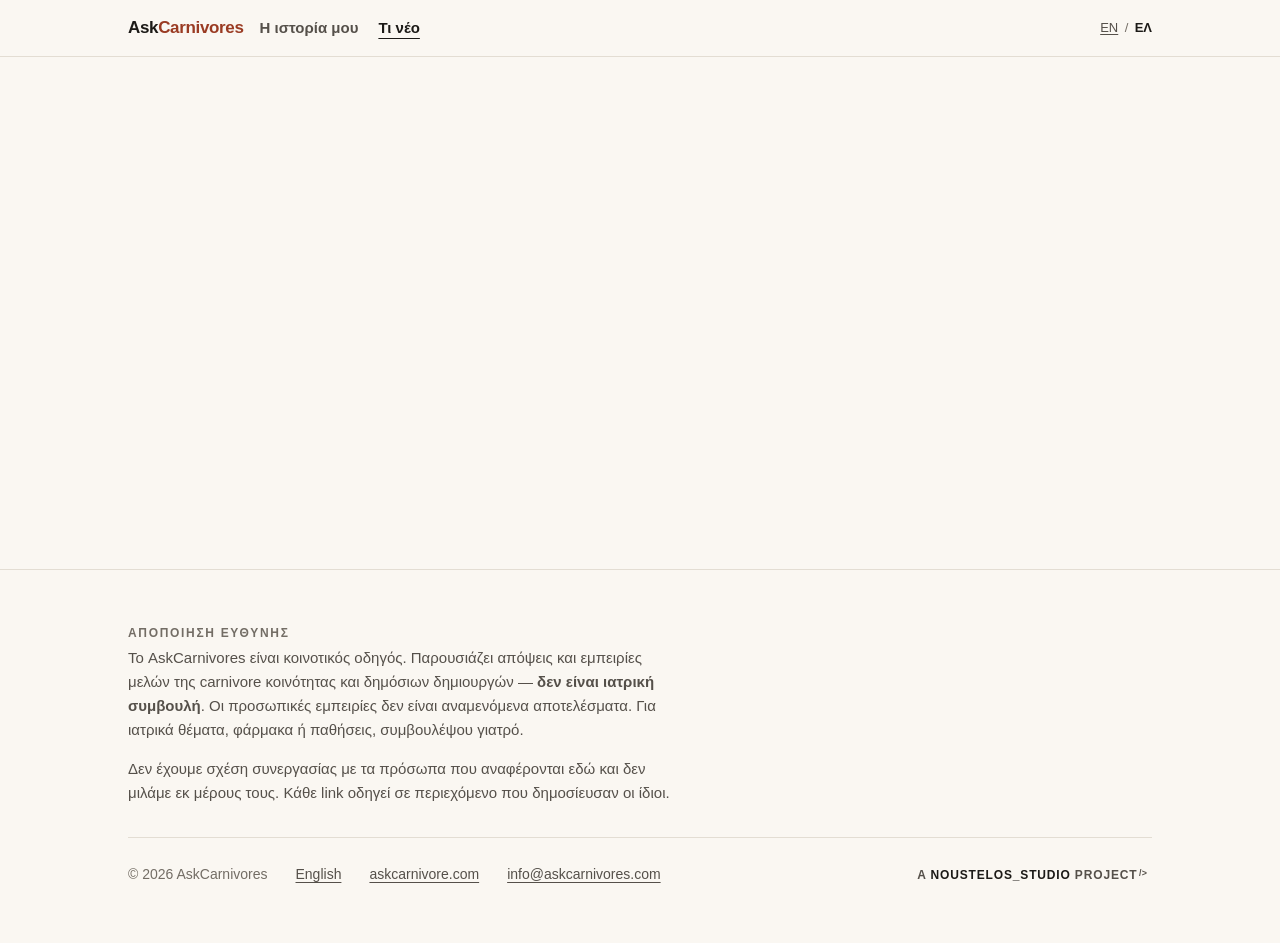
<file: gr/whats-new/index.html>
<!DOCTYPE html>
<html lang="el">
<head>
<meta charset="utf-8">
<meta name="viewport" content="width=device-width, initial-scale=1">
<title>Τι νέο — AskCarnivores</title>
<meta name="description" content="Βίντεο που προστέθηκαν πρόσφατα, από τους δημιουργούς του καταλόγου — επιλεγμένα στο χέρι, τα νεότερα πρώτα.">
<link rel="canonical" href="https://askcarnivores.com/gr/whats-new/">
<link rel="alternate" hreflang="en" href="https://askcarnivores.com/whats-new/">
<link rel="alternate" hreflang="el" href="https://askcarnivores.com/gr/whats-new/">
<link rel="alternate" hreflang="x-default" href="https://askcarnivores.com/whats-new/">

<meta property="og:type" content="website">
<meta property="og:url" content="https://askcarnivores.com/gr/whats-new/">
<meta property="og:site_name" content="AskCarnivores">
<meta property="og:title" content="Τι νέο — AskCarnivores">
<meta property="og:description" content="Βίντεο που προστέθηκαν πρόσφατα, από τους δημιουργούς του καταλόγου.">
<meta property="og:image" content="https://askcarnivores.com/assets/og.v1.png">
<meta property="og:image:width" content="1200">
<meta property="og:image:height" content="630">
<meta property="og:locale" content="el_GR">
<meta property="og:locale:alternate" content="en_US">
<meta name="twitter:card" content="summary_large_image">

<link rel="icon" href="/assets/favicon.v2.svg" type="image/svg+xml">
<link rel="apple-touch-icon" href="/assets/apple-touch-icon.v2.png">
<meta name="theme-color" content="#faf7f2" media="(prefers-color-scheme: light)">
<meta name="theme-color" content="#161513" media="(prefers-color-scheme: dark)">

<!-- Ίδιο μοτίβο με το panel του §16 και για τον ίδιο λόγο: η λίστα ανήκει στο
     bot, και αυτή η σελίδα είναι παράθυρο πάνω της, όχι δεύτερο αντίγραφο.
     Ένα index, ένα σημείο όπου γίνεται η επιμέλεια. Η διαφορά είναι ότι εδώ
     έχουμε σελίδα και όχι panel, οπότε δεν χρειάζεται καθόλου JavaScript —
     σκέτο iframe, χωρίς launcher, χωρίς άνοιγμα/κλείσιμο.

     Το stylesheet πήγε v4 -> v5 για τους κανόνες .frame-page· τα assets εδώ
     είναι cached immutable, οπότε αλλαγή σημαίνει μετονομασία και μετακίνηση
     του <link> σε κάθε σελίδα. -->
<link rel="stylesheet" href="/assets/style.v5.css">
</head>
<body class="frame-body">

<a class="skip-link" href="#main">Στο περιεχόμενο</a>

<header class="site-header">
  <div class="wrap">
    <a class="brand" href="/gr/">Ask<span>Carnivores</span></a>
    <!-- Το μενού του site. Κάθε αλλαγή εδώ, ίδια στο /index.html,
         /gr/index.html, /about/, /gr/about/ και /whats-new/. -->
    <nav class="site-nav" aria-label="Ενότητες">
      <a href="/gr/about/">Η ιστορία μου</a>
      <a href="/gr/whats-new/" aria-current="page">Τι νέο</a>
    </nav>
    <!-- Το ζευγάρι γλωσσών δείχνει στα δύο μισά ΑΥΤΗΣ της σελίδας, όχι στις
         δύο αρχικές: όποιος αλλάζει γλώσσα εδώ θέλει αυτή τη σελίδα στην άλλη
         γλώσσα, όχι να γυριστεί πίσω στον κατάλογο. -->
    <nav class="lang" aria-label="Γλώσσα">
      <a href="/whats-new/" hreflang="en">EN</a>
      <span aria-hidden="true">/</span>
      <a href="/gr/whats-new/" aria-current="true" hreflang="el">ΕΛ</a>
    </nav>
  </div>
</header>

<main id="main" class="frame-main">
  <!-- ΧΩΡΙΣ sandbox attribute, και είναι σκόπιμο — ίδιος κανόνας με το iframe
       του panel, για διαφορετικό λόγο εδώ. Αυτή η σελίδα δεν κάνει κανένα
       fetch, άρα δεν υπάρχει Origin να σπάσει· αυτό που θα έσπαγε ένα sandbox
       είναι τα links. Κάθε κάρτα ανοίγει YouTube με target="_blank", και χωρίς
       allow-popups δεν θα άνοιγε καμία. Η απομόνωση έρχεται από το όριο του
       origin και από το frame-src που ονομάζει έναν ακριβώς host στο _headers.
       Μην το βάλεις.

       Το frame δεν είναι lazy: σε αντίθεση με το panel, αυτή η σελίδα ΕΙΝΑΙ το
       περιεχόμενο, οπότε η αναβολή του θα έδειχνε λευκή οθόνη σε κάποιον που
       ζήτησε ακριβώς αυτό. -->
  <iframe class="frame-page__frame"
          src="https://askcarnivore.com/new"
          title="Τι νέο — βίντεο που προστέθηκαν πρόσφατα"></iframe>
</main>

<footer class="site-footer">
  <div class="wrap">
    <h2>Αποποίηση ευθύνης</h2>
    <div class="footer-disclaimer">
      <p>
        Το AskCarnivores είναι κοινοτικός οδηγός. Παρουσιάζει απόψεις και εμπειρίες μελών
        της carnivore κοινότητας και δημόσιων δημιουργών — <strong>δεν είναι ιατρική
        συμβουλή</strong>. Οι προσωπικές εμπειρίες δεν είναι αναμενόμενα αποτελέσματα.
        Για ιατρικά θέματα, φάρμακα ή παθήσεις, συμβουλέψου γιατρό.
      </p>
      <p>
        Δεν έχουμε σχέση συνεργασίας με τα πρόσωπα που αναφέρονται εδώ και δεν μιλάμε εκ
        μέρους τους. Κάθε link οδηγεί σε περιεχόμενο που δημοσίευσαν οι ίδιοι.
      </p>
    </div>

    <div class="footer-meta">
      <span>© 2026 AskCarnivores</span>
      <a href="/whats-new/" hreflang="en">English</a>
      <a href="https://askcarnivore.com" target="_blank" rel="noopener">askcarnivore.com</a>
      <!-- Η διεύθυνση φαίνεται ολόκληρη, όχι πίσω από «Επικοινωνία»: έτσι
           αντιγράφεται κι από όποιον δεν έχει mail client. Χωρίς target/rel —
           το mailto: δίνει τη σκυτάλη στο mail app, δεν είναι εξωτερική σελίδα,
           οπότε ο κανόνας 1 δεν ισχύει. Κάθε αλλαγή εδώ, ίδια στο /index.html,
           /gr/index.html, /about/, /gr/about/, /whats-new/ και στο 404.html. -->
      <!--email_off--><a href="mailto:info@askcarnivores.com">info@askcarnivores.com</a><!--/email_off-->

      <!-- The "/>" is the studio's mark, not punctuation — decorative here,
           so it stays out of the accessible name ("A NOUSTELOS_STUDIO PROJECT").
           rel is "noopener" only, deliberately: noreferrer would hide that the
           traffic came from here, and attribution is the point of the credit. -->
      <a class="by" href="https://noustelos.gr/" target="_blank" rel="noopener">A <span class="by__name">NOUSTELOS_STUDIO</span> PROJECT<span class="by__mark" aria-hidden="true">/&gt;</span></a>
    </div>
  </div>
</footer>

</body>
</html>
</file>
<file: assets/style.v5.css>
/* askcarnivores.com — v1 portal
   v3: adds .site-nav, the header menu (My Story now, FAQ and others to come).
   Zero dependencies. Mobile-first. Light + dark via prefers-color-scheme.
   To rebrand: change the tokens in :root and the dark block. Nothing else. */

:root {
  --bg:        #faf7f2;   /* bone */
  --bg-raised: #ffffff;
  --ink:       #1c1a17;   /* deep charcoal */
  --ink-soft:  #55504a;
  --ink-faint: #736d65;   /* 4.79:1 on --bg — keep it at least this dark, it is used at 12px */
  --rule:      #e3ddd3;
  --accent:    #9a3b23;   /* muted rust */
  --accent-ink:#ffffff;
  --wash:      #f4e9e4;   /* faint accent tint, for the notice strip */
  --focus:     #1c5f8f;

  --measure: 66ch;
  --wrap: 68rem;
  --space: clamp(1rem, 4vw, 2rem);
  --radius: 4px;

  --font: -apple-system, BlinkMacSystemFont, "Segoe UI", Roboto, "Helvetica Neue",
          Arial, "Noto Sans", sans-serif;
}

@media (prefers-color-scheme: dark) {
  :root {
    --bg:        #161513;
    --bg-raised: #1f1e1b;
    --ink:       #f2eee7;
    --ink-soft:  #c3bcb1;
    --ink-faint: #9a938a;
    --rule:      #33302b;
    --accent:    #e0805f;
    --accent-ink:#1a1512;
    --wash:      #251c18;
    --focus:     #7ab8e8;
  }
}

*, *::before, *::after { box-sizing: border-box; }

html {
  -webkit-text-size-adjust: 100%;
  scroll-behavior: smooth;
  scroll-padding-top: 2rem;
}

@media (prefers-reduced-motion: reduce) {
  html { scroll-behavior: auto; }
}

body {
  margin: 0;
  background: var(--bg);
  color: var(--ink);
  font-family: var(--font);
  font-size: 1.0625rem;
  line-height: 1.6;
  -webkit-font-smoothing: antialiased;
}

/* ---------- shared bits ---------- */

.wrap {
  width: 100%;
  max-width: var(--wrap);
  margin-inline: auto;
  padding-inline: var(--space);
}

a {
  color: var(--accent);
  text-underline-offset: 0.18em;
  text-decoration-thickness: 1px;
}

a:hover { text-decoration-thickness: 2px; }

:focus-visible {
  outline: 3px solid var(--focus);
  outline-offset: 2px;
  border-radius: 2px;
}

h1, h2, h3 {
  line-height: 1.2;
  letter-spacing: -0.015em;
  margin: 0 0 0.5em;
  text-wrap: balance;
}

p { margin: 0 0 1em; max-width: var(--measure); }

.skip-link {
  position: absolute;
  left: -9999px;
  top: 0;
  background: var(--ink);
  color: var(--bg);
  padding: 0.75rem 1rem;
  z-index: 10;
}
.skip-link:focus { left: 0; }

.eyebrow {
  font-size: 0.75rem;
  letter-spacing: 0.14em;
  text-transform: uppercase;
  color: var(--ink-faint);
  margin: 0 0 0.75rem;
  font-weight: 600;
}

.btn {
  display: inline-block;
  padding: 0.7rem 1.25rem;
  border-radius: var(--radius);
  font-weight: 600;
  text-decoration: none;
  border: 1px solid var(--accent);
  font-size: 1rem;
}
.btn-primary { background: var(--accent); color: var(--accent-ink); }
.btn-primary:hover { filter: brightness(1.1); }
.btn-secondary { background: transparent; color: var(--accent); }
.btn-secondary:hover { background: var(--accent); color: var(--accent-ink); }

.section { padding-block: clamp(2.75rem, 8vw, 4.5rem); }
.section + .section { border-top: 1px solid var(--rule); }

/* ---------- header ---------- */

.site-header {
  border-bottom: 1px solid var(--rule);
  padding-block: 0.9rem;
}

.site-header .wrap {
  display: flex;
  align-items: center;
  justify-content: space-between;
  gap: 1rem;
  flex-wrap: wrap;
}

.brand {
  font-weight: 700;
  font-size: 1.0625rem;
  letter-spacing: -0.02em;
  color: var(--ink);
  text-decoration: none;
}
.brand span { color: var(--accent); }

/* The site menu. It sits beside the wordmark rather than centred: with one
   entry a centred menu reads as a stray word, and this one is going to grow
   (FAQ and the rest). margin-right:auto absorbs the free space after it, so
   the brand and the menu stay together on the left and the language pair
   stays pinned right — the .wrap above is space-between, and without this
   the three would spread evenly instead. */

.site-nav {
  display: flex;
  flex-wrap: wrap;
  align-items: center;
  gap: 1.25rem;
  margin-right: auto;
  font-size: 0.9375rem;
}

.site-nav a {
  color: var(--ink-soft);
  font-weight: 600;
  text-decoration: none;
}

.site-nav a:hover { color: var(--ink); text-decoration: underline; }

/* aria-current="page" is the marker, so the styling and the thing a screen
   reader announces cannot drift apart. */
.site-nav [aria-current="page"] {
  color: var(--ink);
  text-decoration: underline;
  text-underline-offset: 0.3em;
}

.lang {
  font-size: 0.8125rem;
  color: var(--ink-faint);
  display: flex;
  gap: 0.4rem;
  align-items: center;
}
.lang a { color: var(--ink-soft); }
.lang [aria-current="true"] {
  color: var(--ink);
  font-weight: 600;
  text-decoration: none;
}

/* ---------- status strip ----------
   How mature the site is, nothing more. The medical disclaimer in the footer
   is a different promise and stays there: this strip can be dismissed, and
   nothing dismissable should ever carry the disclaimer.

   Dismissal is a checkbox and a label, with no JavaScript anywhere — this site
   ships `default-src 'none'`, which blocks scripts outright, and that is worth
   more than making the × survive a reload. It closes for the visit, not
   forever. */

.status {
  background: var(--wash);
  border-bottom: 1px solid var(--rule);
  padding-block: 0.7rem;
  font-size: 0.875rem;
  color: var(--ink-soft);
}
.status .wrap { display: flex; align-items: baseline; gap: 1rem; }
.status p { margin: 0; max-width: none; }
.status strong { color: var(--ink); }

/* Off-screen rather than display:none — a hidden input takes no focus, and the
   × has to be reachable by keyboard. */
.status-dismiss {
  position: absolute;
  width: 1px;
  height: 1px;
  opacity: 0;
  pointer-events: none;
}

.status-dismiss:checked + .status { display: none; }

.status__x {
  flex: none;
  margin-left: auto;
  padding: 0 0.4rem;
  color: var(--ink-soft);
  font-size: 1.15rem;
  line-height: 1.2;
  cursor: pointer;
  border-radius: 0.3rem;
}

.status__x:hover { color: var(--ink); }

.status-dismiss:focus-visible + .status .status__x {
  outline: 2px solid var(--ink);
  outline-offset: 2px;
}

/* ---------- hero ---------- */

.hero { padding-block: clamp(3rem, 11vw, 6rem); }

.hero h1 {
  font-size: clamp(2.1rem, 7.5vw, 3.6rem);
  max-width: 18ch;
}

.hero .lede {
  font-size: clamp(1.0625rem, 2.4vw, 1.3rem);
  color: var(--ink-soft);
  max-width: 46ch;
  margin-bottom: 2rem;
}

.hero-actions {
  display: flex;
  gap: 0.75rem;
  flex-wrap: wrap;
}

/* ---------- directory ---------- */

.cards {
  list-style: none;
  margin: 2rem 0 0;
  padding: 0;
  display: grid;
  gap: 1rem;
  grid-template-columns: repeat(auto-fit, minmax(17rem, 1fr));
}

.card {
  background: var(--bg-raised);
  border: 1px solid var(--rule);
  border-radius: var(--radius);
  padding: 1.25rem;
  display: flex;
  flex-direction: column;
}

.card h3 { font-size: 1.125rem; margin-bottom: 0.35rem; }

.card .role {
  font-size: 0.8125rem;
  color: var(--ink-faint);
  margin: 0 0 0.6rem;
  text-transform: uppercase;
  letter-spacing: 0.06em;
}

.card p {
  font-size: 0.9375rem;
  color: var(--ink-soft);
  margin-bottom: 1rem;
  flex-grow: 1;
}

.card-links {
  display: flex;
  flex-wrap: wrap;
  gap: 0.4rem 0.75rem;
  font-size: 0.875rem;
  font-weight: 600;
}

.card-links a::after {
  content: " ↗";
  font-weight: 400;
  color: var(--ink-faint);
}

/* ---------- notice / disclaimer ---------- */

.notice {
  border-left: 3px solid var(--accent);
  background: var(--bg-raised);
  padding: 1rem 1.25rem;
  border-radius: 0 var(--radius) var(--radius) 0;
  font-size: 0.9375rem;
  color: var(--ink-soft);
  max-width: var(--measure);
  margin: 0 0 2rem;
}
.notice p { margin: 0; }
.notice strong { color: var(--ink); }

/* ---------- ask-the-bot banner ---------- */

.banner {
  background: var(--bg-raised);
  border: 1px solid var(--rule);
  border-radius: var(--radius);
  padding: clamp(1.5rem, 5vw, 2.25rem);
  display: flex;
  gap: 1.5rem;
  align-items: center;
  justify-content: space-between;
  flex-wrap: wrap;
}
.banner h2 { margin-bottom: 0.35rem; font-size: 1.5rem; }
.banner p { margin: 0; color: var(--ink-soft); font-size: 0.9375rem; }
.banner .banner-text { min-width: 15rem; flex: 1 1 22rem; }

/* ---------- footer ---------- */

.site-footer {
  border-top: 1px solid var(--rule);
  padding-block: clamp(2.5rem, 7vw, 3.5rem);
  font-size: 0.9375rem;
  color: var(--ink-soft);
}

.site-footer h2 {
  font-size: 0.75rem;
  letter-spacing: 0.14em;
  text-transform: uppercase;
  color: var(--ink-faint);
}

.footer-disclaimer { max-width: var(--measure); }

.footer-meta {
  margin-top: 2rem;
  padding-top: 1.5rem;
  border-top: 1px solid var(--rule);
  display: flex;
  gap: 1rem 1.75rem;
  flex-wrap: wrap;
  align-items: baseline;
  font-size: 0.875rem;
  color: var(--ink-faint);
}
.footer-meta a { color: var(--ink-soft); }

/* ---------- studio credit ----------
   Copied from the askcarnivore.com placeholder, not imported — the two projects
   share no code (see README siloing rule). Re-tokenised for this palette.
   The original leans on opacity .68 for its resting state; that would drop this
   below AA on a light background, so the quiet-then-brighten behaviour is done
   with colour instead. The studio's mark keeps its own proportions. */

.by {
  display: inline-block;
  margin-inline-start: auto;
  padding: 0.4rem 0.3rem;
  color: var(--ink-faint);
  font-size: 0.75rem;
  font-weight: 600;
  letter-spacing: 0.07em;
  line-height: 1;
  text-decoration: none;
  white-space: nowrap;
  transition: color 0.25s ease;
}

.footer-meta .by:hover,
.footer-meta .by:focus-visible { color: var(--ink); }

.by__name { font-weight: 700; color: var(--ink); }

.by__mark {
  display: inline-block;
  margin-left: 0.18em;
  font-size: 0.74em;
  font-weight: 600;
  letter-spacing: 0.03em;
  transform: translateY(-0.32em);
}

@media (prefers-reduced-motion: reduce) {
  .by { transition: none; }
}

/* ---------- ask panel (Concept Base v3.1 §16) ----------
   The bot, embedded: a launcher, a panel, and an iframe of the bot's public
   /embed page. Cosmetics only — nothing here knows anything about the bot
   beyond one URL, and no script on this site ever calls its worker.

   Built for the audience §16 names: 50+, most of them managing something
   medical. That is why the launcher carries WORDS instead of a chat glyph,
   why the targets are large, and why the panel is full-screen on a phone.
   Closing the panel IS the back button, so the × outranks everything else
   in the panel for size and contrast. */

.ask-launcher {
  position: fixed;
  z-index: 40;
  right: var(--space);
  bottom: var(--space);
  display: inline-flex;
  align-items: center;
  min-height: 3.5rem;
  padding: 0.9rem 1.5rem;
  border: 1px solid var(--accent);
  border-radius: 2rem;
  background: var(--accent);
  color: var(--accent-ink);
  font-family: inherit;
  font-size: 1.0625rem;
  font-weight: 600;
  line-height: 1;
  text-decoration: none;
  cursor: pointer;
  box-shadow: 0 2px 14px rgb(0 0 0 / 0.22);
}

/* Never hidden on scroll. A launcher that disappears is a launcher this
   audience does not find again — the whole point is that asking is always
   one visible step away. */

.ask-launcher:hover { filter: brightness(1.1); }

/* Full width on a phone, where a corner pill is a small target. */
@media (max-width: 30rem) {
  .ask-launcher {
    left: var(--space);
    justify-content: center;
  }
}

/* The launcher floats over the page, so the last thing on it would sit
   underneath — and the last thing on it is the disclaimer. Buy back its
   height, but only on the pages that actually carry a launcher: 404.html
   shares this stylesheet and has none. */
body:has(.ask-launcher) { padding-bottom: 6rem; }

/* Open state hides the launcher: the × is the only control that matters
   while the panel is up, and two competing buttons is how people miss it. */
.ask-open .ask-launcher { display: none; }

/* Scroll lock. The panel owns the viewport while it is open. */
.ask-open body { overflow: hidden; }

.ask-backdrop {
  position: fixed;
  inset: 0;
  z-index: 45;
  background: rgb(0 0 0 / 0.45);
  border: 0;
  padding: 0;
  cursor: pointer;
}

.ask-panel {
  position: fixed;
  z-index: 50;
  inset: 0;
  display: flex;
  flex-direction: column;
  background: var(--bg-raised);
}

@media (min-width: 40rem) {
  .ask-panel {
    inset: auto var(--space) var(--space) auto;
    width: min(27.5rem, 92vw);
    height: min(44rem, 88vh);
    border: 1px solid var(--rule);
    border-radius: var(--radius);
    overflow: hidden;
    box-shadow: 0 8px 40px rgb(0 0 0 / 0.3);
  }
}

.ask-panel__head {
  flex: none;
  display: flex;
  align-items: center;
  justify-content: space-between;
  gap: 0.75rem;
  padding: 0.6rem 0.6rem 0.6rem 1.1rem;
  border-bottom: 1px solid var(--rule);
}

.ask-panel__title {
  margin: 0;
  font-size: 1rem;
  font-weight: 700;
}

.ask-panel__x {
  flex: none;
  display: inline-flex;
  align-items: center;
  justify-content: center;
  min-width: 2.9rem;
  min-height: 2.9rem;
  border: 1px solid var(--rule);
  border-radius: var(--radius);
  background: transparent;
  color: var(--ink);
  font-family: inherit;
  font-size: 1.5rem;
  line-height: 1;
  cursor: pointer;
}

.ask-panel__x:hover { background: var(--wash); }

/* The framed page sets its own height and scrolls its thread internally
   (see the bot's embed.html), so the panel must not add a scrollbar of
   its own — the iframe just fills what is left. */
.ask-panel__frame {
  flex: 1;
  min-height: 0;
  width: 100%;
  border: 0;
  display: block;
}

/* No JS, no panel: the launcher and the banner button stay ordinary links
   to the bot's own page, so the frame is an upgrade and never a gate. */
.ask-panel, .ask-backdrop { display: none; }
.ask-open .ask-panel, .ask-open .ask-backdrop { display: flex; }

/* ---------- framed pages (Highlights) ----------
   A page whose body is one iframe of the bot's own page — the same "window,
   not a copy" model as the ask panel, minus the panel: no launcher, no
   open/close, and so no JavaScript at all.

   The frame has to fill what is left between the header and the footer, which
   means the page is a flex column with a known top and bottom rather than a
   document that scrolls. The framed page scrolls itself. */

.frame-body {
  display: flex;
  flex-direction: column;
  min-height: 100svh;
}

.frame-main {
  flex: 1;
  /* Without this a flex child refuses to shrink below its content, and the
     frame pushes the footer off the screen instead of fitting between. */
  min-height: 0;
  display: flex;
}

.frame-page__frame {
  flex: 1;
  width: 100%;
  /* A floor, so the frame never collapses to nothing on a short viewport —
     below this the page scrolls rather than squeezing the content. */
  min-height: 32rem;
  border: 0;
  display: block;
}

/* The ask launcher is deliberately absent from this page and from the story
   pages: they are content, and a floating button over content is a
   distraction from it. Asking lives on the directory, which is one tap away
   in the menu. That is a decision, not an omission — see PENDING.md. */
</file>
